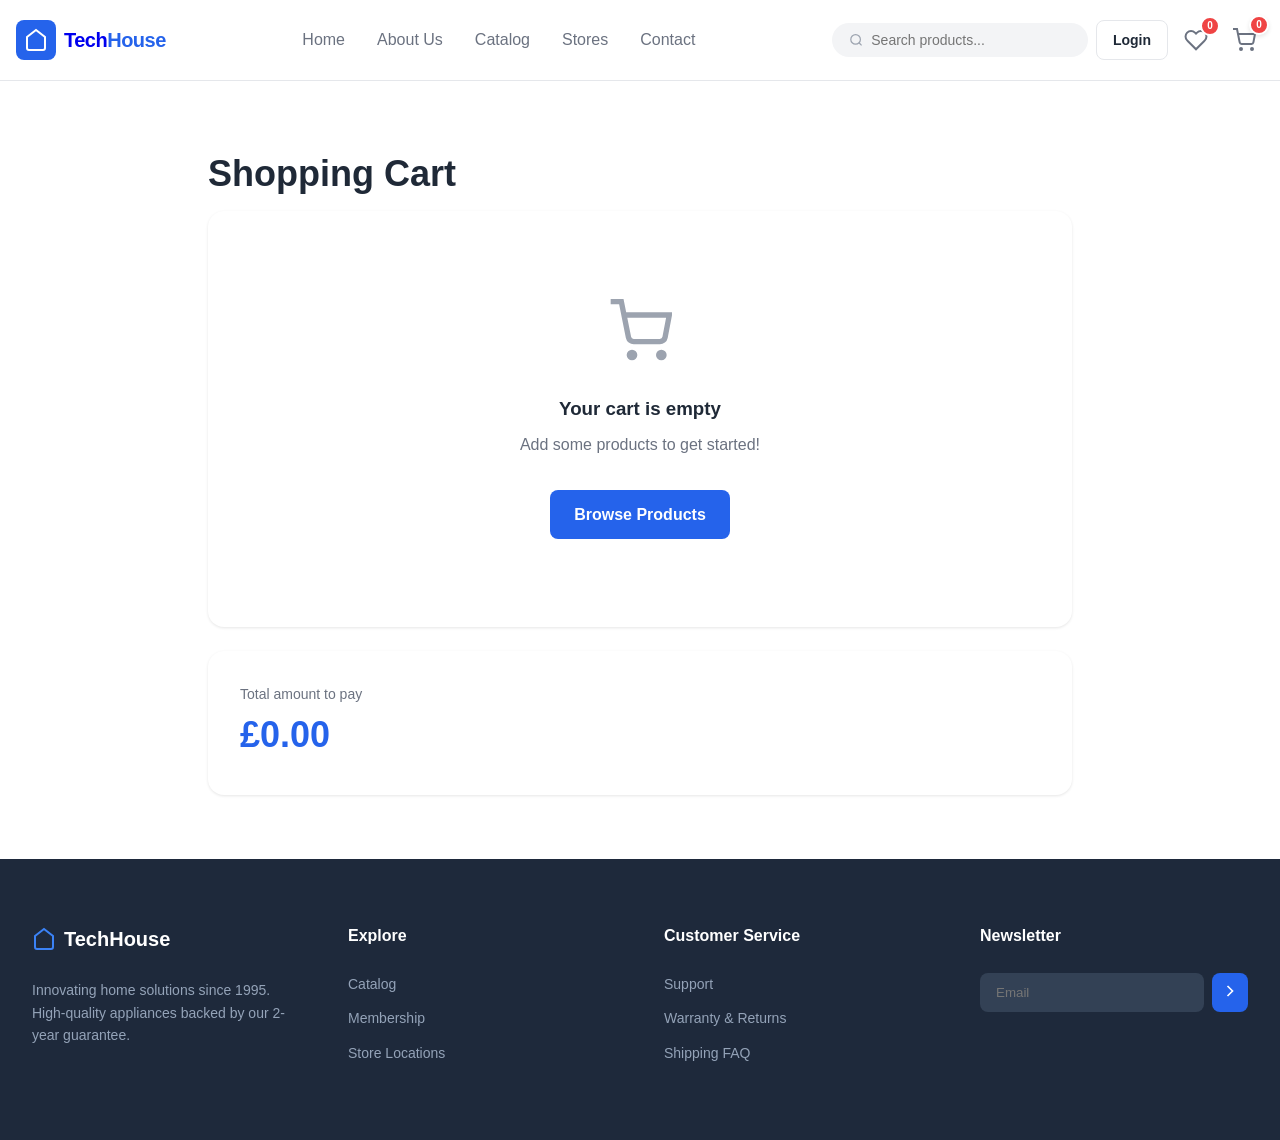
<file: techhouse/basket.html>
<!DOCTYPE html>
<html lang="en">
<head>
    <meta charset="UTF-8">
    <meta name="viewport" content="width=device-width, initial-scale=1.0">
    <title>Shopping Cart - TechHouse</title>
    <link rel="stylesheet" href="styles.css">
    <script src="script.js" defer></script>
</head>
<body>
    <!-- Header -->
    <header class="header">
        <div class="container header-content">
            <a href="index.html" class="logo">
                <div class="logo-icon">
                    <svg width="24" height="24" viewBox="0 0 24 24" fill="none" stroke="currentColor" stroke-width="2">
                        <path d="M3 9l9-7 9 7v11a2 2 0 0 1-2 2H5a2 2 0 0 1-2-2z"></path>
                    </svg>
                </div>
                <span class="logo-text">Tech<span class="logo-accent">House</span></span>
            </a>

            <nav class="nav desktop-nav" role="navigation" aria-label="Main navigation">
                <a href="index.html" class="nav-link">Home</a>
                <a href="index.html#about" class="nav-link">About Us</a>
                <a href="catalog.html" class="nav-link">Catalog</a>
                <a href="stores.html" class="nav-link">Stores</a>
                <a href="contact.html" class="nav-link">Contact</a>
            </nav>

            <div class="header-actions">
                <div class="search-box desktop-search">
                    <svg width="16" height="16" viewBox="0 0 24 24" fill="none" stroke="currentColor" stroke-width="2">
                        <circle cx="11" cy="11" r="8"></circle>
                        <path d="m21 21-4.35-4.35"></path>
                    </svg>
                    <input type="text" placeholder="Search products...">
                </div>
                <a href="login.html" id="login-btn" class="btn btn-secondary" style="padding: 0.5rem 1rem; font-size: 0.875rem; display: none;">Login</a>
                <a href="profile.html" id="profile-btn" class="btn btn-secondary" style="padding: 0.5rem 1rem; font-size: 0.875rem; display: none;">Profile</a>
                <a href="wishlist.html" class="wishlist-btn-header" aria-label="Wishlist, 0 items">
                    <svg width="24" height="24" viewBox="0 0 24 24" fill="none" stroke="currentColor" stroke-width="2" aria-hidden="true">
                        <path d="M20.84 4.61a5.5 5.5 0 0 0-7.78 0L12 5.67l-1.06-1.06a5.5 5.5 0 0 0-7.78 7.78l1.06 1.06L12 21.23l7.78-7.78 1.06-1.06a5.5 5.5 0 0 0 0-7.78z"></path>
                    </svg>
                    <span class="wishlist-count" aria-live="polite">0</span>
                </a>
                <a href="basket.html" class="cart-btn">
                    <svg width="24" height="24" viewBox="0 0 24 24" fill="none" stroke="currentColor" stroke-width="2">
                        <circle cx="9" cy="21" r="1"></circle>
                        <circle cx="20" cy="21" r="1"></circle>
                        <path d="M1 1h4l2.68 13.39a2 2 0 0 0 2 1.61h9.72a2 2 0 0 0 2-1.61L23 6H6"></path>
                    </svg>
                    <span class="cart-count">0</span>
                </a>
            </div>
        </div>
    </header>

    <!-- Main Content -->
    <main class="main-content">
        <section class="cart-section">
            <div class="container-small">
                <h1 class="page-title">Shopping Cart</h1>

                <!-- Cart Items -->
                <div class="cart-items" id="cart-items-container">
                    <!-- Cart items will be loaded dynamically -->
                </div>

                <!-- Cart Summary -->
                <div class="cart-summary" id="cart-summary">
                    <div class="cart-total-info">
                        <p>Total amount to pay</p>
                        <p class="cart-total-amount" id="cart-total-amount">£0.00</p>
                    </div>
                    <a href="checkout.html" class="btn btn-primary" id="checkout-btn" style="display: none;">Proceed to Checkout</a>
                </div>
            </div>
        </section>
    </main>

    <!-- Footer -->
    <footer class="footer">
        <div class="container footer-grid">
            <div class="footer-about">
                <div class="footer-logo">
                    <svg width="24" height="24" viewBox="0 0 24 24" fill="none" stroke="currentColor" stroke-width="2">
                        <path d="M3 9l9-7 9 7v11a2 2 0 0 1-2 2H5a2 2 0 0 1-2-2z"></path>
                    </svg>
                    <span>TechHouse</span>
                </div>
                <p>Innovating home solutions since 1995. High-quality appliances backed by our 2-year guarantee.</p>
            </div>
            <div class="footer-links">
                <h4>Explore</h4>
                <ul>
                    <li><a href="catalog.html">Catalog</a></li>
                    <li><a href="index.html#membership">Membership</a></li>
                    <li><a href="stores.html">Store Locations</a></li>
                </ul>
            </div>
            <div class="footer-links">
                <h4>Customer Service</h4>
                <ul>
                    <li><a href="contact.html">Support</a></li>
                    <li><a href="policies.html">Warranty & Returns</a></li>
                    <li><a href="faq.html">Shipping FAQ</a></li>
                </ul>
            </div>
            <div class="footer-newsletter">
                <h4>Newsletter</h4>
                <div class="newsletter-form">
                    <input type="email" placeholder="Email">
                    <button>
                        <svg width="20" height="20" viewBox="0 0 24 24" fill="none" stroke="currentColor" stroke-width="2">
                            <polyline points="9 18 15 12 9 6"></polyline>
                        </svg>
                    </button>
                </div>
            </div>
        </div>
    </footer>

    <script>
        // Bu script sahifa yuklanganda cart itemlarni ko'rsatadi
        document.addEventListener('DOMContentLoaded', function() {
            console.log('Basket page loaded, loading cart items...'); // Debug
            
            // Wait a bit for script.js to load
            setTimeout(function() {
                if (typeof loadCartItems === 'function') {
                    loadCartItems();
                } else {
                    console.error('loadCartItems function not found, trying manual load');
                    manualLoadCart();
                }
            }, 100);
        });
        
        // Fallback function agar script.js yuklamnasa
        function manualLoadCart() {
            console.log('Manual cart load started'); // Debug
            
            const cart = JSON.parse(localStorage.getItem('cart')) || [];
            const cartItemsContainer = document.getElementById('cart-items-container');
            const cartTotalAmount = document.getElementById('cart-total-amount');
            const checkoutBtn = document.getElementById('checkout-btn');
            
            console.log('Cart data:', cart); // Debug
            
            if (!cartItemsContainer) {
                console.error('Cart container not found!');
                return;
            }
            
            if (cart.length === 0) {
                cartItemsContainer.innerHTML = `
                    <div style="text-align: center; padding: 4rem 2rem;">
                        <svg width="64" height="64" viewBox="0 0 24 24" fill="none" stroke="#9ca3af" stroke-width="2" style="margin: 0 auto 1.5rem;">
                            <circle cx="9" cy="21" r="1"></circle>
                            <circle cx="20" cy="21" r="1"></circle>
                            <path d="M1 1h4l2.68 13.39a2 2 0 0 0 2 1.61h9.72a2 2 0 0 0 2-1.61L23 6H6"></path>
                        </svg>
                        <h3 style="font-weight: 700; margin-bottom: 0.5rem; color: #1f2937;">Your cart is empty</h3>
                        <p style="color: #6b7280; margin-bottom: 2rem;">Add some products to get started!</p>
                        <a href="catalog.html" class="btn btn-primary">Browse Products</a>
                    </div>
                `;
                if (cartTotalAmount) cartTotalAmount.textContent = '£0.00';
                if (checkoutBtn) checkoutBtn.style.display = 'none';
                return;
            }
            
            // Escape HTML to prevent XSS
            const escapeHtml = (text) => {
                if (!text) return '';
                const div = document.createElement('div');
                div.textContent = text;
                return div.innerHTML;
            };
            
            let total = 0;
            cartItemsContainer.innerHTML = cart.map((item) => {
                const price = item.numericPrice || parseFloat(item.price.replace(/[^0-9.]/g, '')) || 0;
                const itemTotal = price * item.quantity;
                total += itemTotal;
                
                const escapedId = escapeHtml(item.id);
                const escapedName = escapeHtml(item.name);
                const escapedPrice = escapeHtml(item.price);
                const escapedImage = escapeHtml(item.image || 'https://via.placeholder.com/100');
                const safeId = escapedId.replace(/'/g, "\\'");
                
                return `
                    <div class="cart-item" data-product-id="${escapedId}">
                        <img src="${escapedImage}" alt="${escapedName}" class="cart-item-image" onerror="this.src='https://via.placeholder.com/100'" style="width: 100px; height: 100px; object-fit: cover; border-radius: 0.5rem;">
                        <div class="cart-item-info" style="flex: 1; padding: 0 1rem;">
                            <h4 class="cart-item-name" style="font-weight: 600; margin-bottom: 0.25rem;">${escapedName}</h4>
                            <p class="cart-item-price" style="color: #6b7280; font-size: 0.875rem;">${escapedPrice} each</p>
                        </div>
                        <div class="quantity-controls" style="display: flex; align-items: center; gap: 0.5rem; background: #f3f4f6; padding: 0.5rem; border-radius: 0.5rem;">
                            <button class="quantity-btn" onclick="updateCartQuantity('${safeId}', -1)" style="background: white; border: 1px solid #d1d5db; border-radius: 0.25rem; padding: 0.25rem 0.5rem; cursor: pointer;">-</button>
                            <span class="quantity-value" style="min-width: 2rem; text-align: center; font-weight: 600;">${item.quantity}</span>
                            <button class="quantity-btn" onclick="updateCartQuantity('${safeId}', 1)" style="background: white; border: 1px solid #d1d5db; border-radius: 0.25rem; padding: 0.25rem 0.5rem; cursor: pointer;">+</button>
                        </div>
                        <div class="cart-item-total" style="font-weight: 700; font-size: 1.125rem; min-width: 5rem; text-align: right;">£${itemTotal.toFixed(2)}</div>
                        <button class="remove-item-btn" onclick="removeCartItem('${safeId}')" aria-label="Remove item" style="background: none; border: none; color: #ef4444; cursor: pointer; padding: 0.5rem; margin-left: 1rem;">
                            <svg width="20" height="20" viewBox="0 0 24 24" fill="none" stroke="currentColor" stroke-width="2">
                                <line x1="18" y1="6" x2="6" y2="18"></line>
                                <line x1="6" y1="6" x2="18" y2="18"></line>
                            </svg>
                        </button>
                    </div>
                `;
            }).join('');
            
            if (cartTotalAmount) cartTotalAmount.textContent = `£${total.toFixed(2)}`;
            if (checkoutBtn) checkoutBtn.style.display = cart.length > 0 ? 'inline-flex' : 'none';
            
            console.log('Cart loaded successfully, total:', total); // Debug
        }
        
        // Reload cart when storage changes (from another tab/page)
        window.addEventListener('storage', function(e) {
            if (e.key === 'cart') {
                console.log('Cart changed in another tab, reloading...');
                if (typeof loadCartItems === 'function') {
                    loadCartItems();
                } else {
                    manualLoadCart();
                }
            }
        });
    </script>
</body>
</html>
</file>
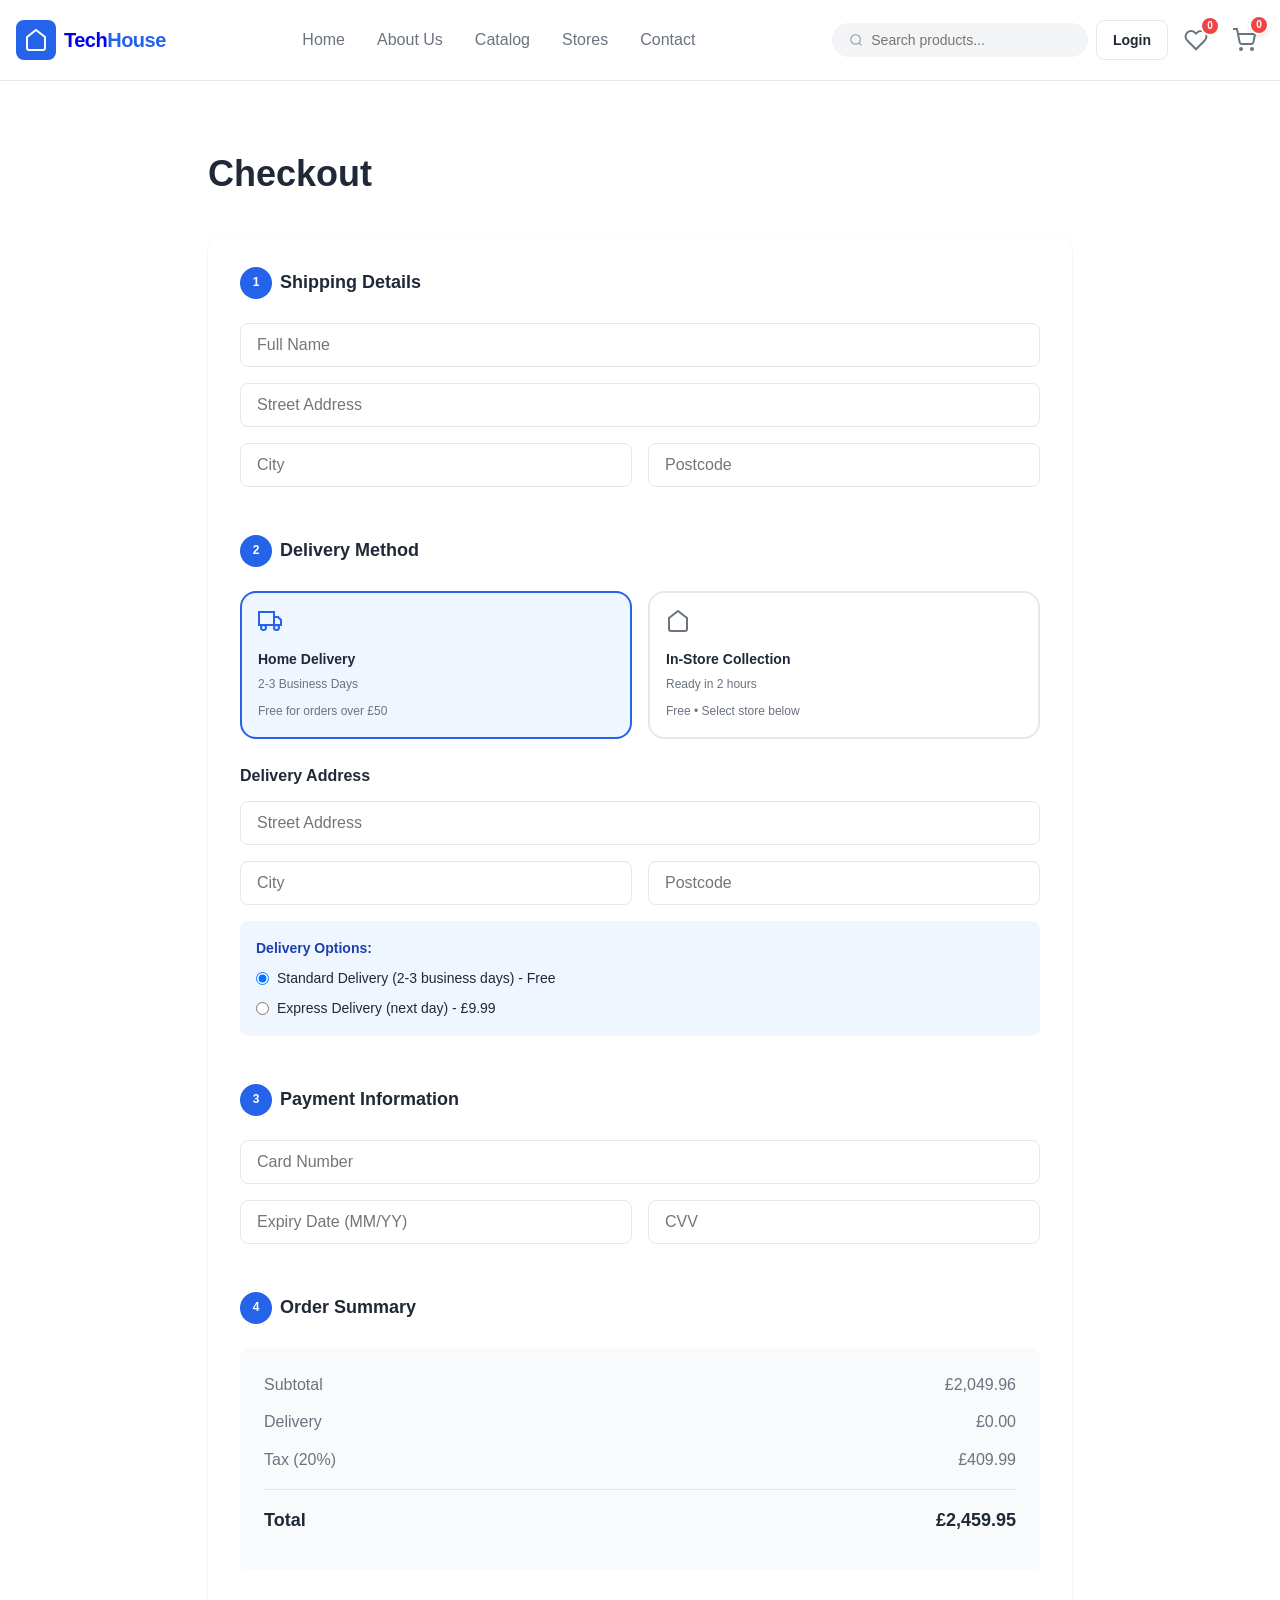
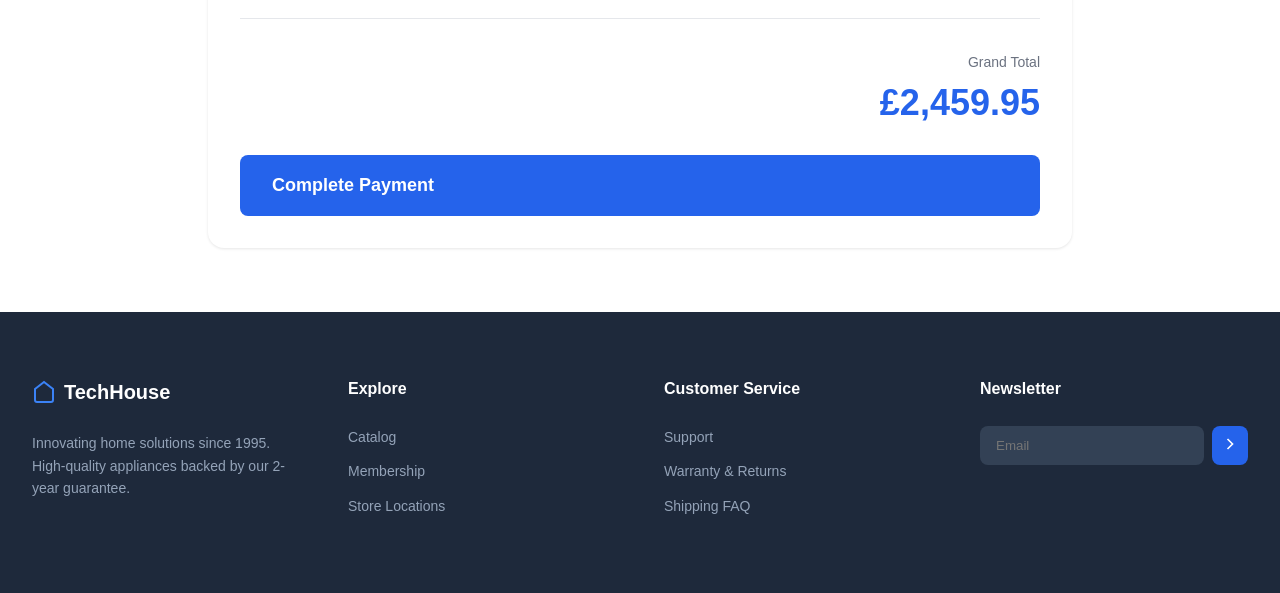
<file: techhouse/checkout.html>
<!DOCTYPE html>
<html lang="en">
<head>
    <meta charset="UTF-8">
    <meta name="viewport" content="width=device-width, initial-scale=1.0">
    <title>Checkout - TechHouse</title>
    <link rel="stylesheet" href="styles.css">
    <script src="script.js" defer></script>
</head>
<body>
    <!-- Header -->
    <header class="header">
        <div class="container header-content">
            <a href="index.html" class="logo">
                <div class="logo-icon">
                    <svg width="24" height="24" viewBox="0 0 24 24" fill="none" stroke="currentColor" stroke-width="2">
                        <path d="M3 9l9-7 9 7v11a2 2 0 0 1-2 2H5a2 2 0 0 1-2-2z"></path>
                    </svg>
                </div>
                <span class="logo-text">Tech<span class="logo-accent">House</span></span>
            </a>

            <nav class="nav desktop-nav" role="navigation" aria-label="Main navigation">
                <a href="index.html" class="nav-link">Home</a>
                <a href="index.html#about" class="nav-link">About Us</a>
                <a href="catalog.html" class="nav-link">Catalog</a>
                <a href="stores.html" class="nav-link">Stores</a>
                <a href="contact.html" class="nav-link">Contact</a>
            </nav>

            <div class="header-actions">
                <div class="search-box desktop-search">
                    <svg width="16" height="16" viewBox="0 0 24 24" fill="none" stroke="currentColor" stroke-width="2">
                        <circle cx="11" cy="11" r="8"></circle>
                        <path d="m21 21-4.35-4.35"></path>
                    </svg>
                    <input type="text" placeholder="Search products...">
                </div>
                <a href="login.html" id="login-btn" class="btn btn-secondary" style="padding: 0.5rem 1rem; font-size: 0.875rem; display: none;">Login</a>
                <a href="profile.html" id="profile-btn" class="btn btn-secondary" style="padding: 0.5rem 1rem; font-size: 0.875rem; display: none;">Profile</a>
                <a href="wishlist.html" class="wishlist-btn-header" aria-label="Wishlist, 0 items">
                    <svg width="24" height="24" viewBox="0 0 24 24" fill="none" stroke="currentColor" stroke-width="2" aria-hidden="true">
                        <path d="M20.84 4.61a5.5 5.5 0 0 0-7.78 0L12 5.67l-1.06-1.06a5.5 5.5 0 0 0-7.78 7.78l1.06 1.06L12 21.23l7.78-7.78 1.06-1.06a5.5 5.5 0 0 0 0-7.78z"></path>
                    </svg>
                    <span class="wishlist-count" aria-live="polite">0</span>
                </a>
                <a href="basket.html" class="cart-btn">
                    <svg width="24" height="24" viewBox="0 0 24 24" fill="none" stroke="currentColor" stroke-width="2">
                        <circle cx="9" cy="21" r="1"></circle>
                        <circle cx="20" cy="21" r="1"></circle>
                        <path d="M1 1h4l2.68 13.39a2 2 0 0 0 2 1.61h9.72a2 2 0 0 0 2-1.61L23 6H6"></path>
                    </svg>
                    <span class="cart-count">0</span>
                </a>
            </div>
        </div>
    </header>

    <!-- Main Content -->
    <main class="main-content">
        <section class="checkout-section">
            <div class="container-small">
                <h1 class="page-title">Checkout</h1>

                <div class="checkout-card">
                    <!-- Shipping Details -->
                    <div class="checkout-section-content">
                        <h3 class="checkout-title">
                            <span class="step-number">1</span> Shipping Details
                        </h3>
                        <div class="form-grid">
                            <input class="input input-full" placeholder="Full Name" type="text" required>
                            <input class="input input-full" placeholder="Street Address" type="text" required>
                            <input class="input" placeholder="City" type="text" required>
                            <input class="input" placeholder="Postcode" type="text" required>
                        </div>
                    </div>

                    <!-- Delivery Method -->
                    <div class="checkout-section-content">
                        <h3 class="checkout-title">
                            <span class="step-number">2</span> Delivery Method
                        </h3>
                        <div class="delivery-options">
                            <div class="delivery-option active" data-delivery="home">
                                <svg width="24" height="24" viewBox="0 0 24 24" fill="none" stroke="currentColor" stroke-width="2">
                                    <rect x="1" y="3" width="15" height="13"></rect>
                                    <polygon points="16 8 20 8 23 11 23 16 16 16 16 8"></polygon>
                                    <circle cx="5.5" cy="18.5" r="2.5"></circle>
                                    <circle cx="18.5" cy="18.5" r="2.5"></circle>
                                </svg>
                                <p class="delivery-title">Home Delivery</p>
                                <p class="delivery-time">2-3 Business Days</p>
                                <p style="font-size: 0.75rem; color: #6b7280; margin-top: 0.5rem;">Free for orders over £50</p>
                            </div>
                            <div class="delivery-option" data-delivery="store">
                                <svg width="24" height="24" viewBox="0 0 24 24" fill="none" stroke="currentColor" stroke-width="2">
                                    <path d="M3 9l9-7 9 7v11a2 2 0 0 1-2 2H5a2 2 0 0 1-2-2z"></path>
                                </svg>
                                <p class="delivery-title">In-Store Collection</p>
                                <p class="delivery-time">Ready in 2 hours</p>
                                <p style="font-size: 0.75rem; color: #6b7280; margin-top: 0.5rem;">Free • Select store below</p>
                            </div>
                        </div>
                        
                        <!-- Store Selection (shown when In-Store Collection is selected) -->
                        <div id="store-selection" style="display: none; margin-top: 1.5rem; padding: 1.5rem; background: #f9fafb; border-radius: 0.5rem;">
                            <label style="font-weight: 600; margin-bottom: 0.75rem; display: block;">Select Store Location</label>
                            <select class="input" id="store-location" style="width: 100%;">
                                <option value="">Choose a store...</option>
                                <option value="london">London - 123 Tech Lane, E1 4PX</option>
                                <option value="birmingham">Birmingham - 456 Appliance Avenue, B1 2AB</option>
                                <option value="manchester">Manchester - 789 Home Street, M1 3CD</option>
                                <option value="leeds">Leeds - 321 Electronics Road, LS1 4AB</option>
                                <option value="bristol">Bristol - 654 Tech Boulevard, BS1 5XY</option>
                            </select>
                            <p style="font-size: 0.875rem; color: #6b7280; margin-top: 0.75rem;">
                                <strong>Collection Hours:</strong> Mon-Sat: 9:00 AM - 8:00 PM, Sun: 10:00 AM - 6:00 PM<br>
                                You'll receive an email when your order is ready for pickup.
                            </p>
                        </div>

                        <!-- Delivery Address Details (shown when Home Delivery is selected) -->
                        <div id="delivery-details" style="margin-top: 1.5rem;">
                            <label style="font-weight: 600; margin-bottom: 0.75rem; display: block;">Delivery Address</label>
                            <div class="form-grid">
                                <input class="input input-full" placeholder="Street Address" type="text" id="delivery-address" required>
                                <input class="input" placeholder="City" type="text" id="delivery-city" required>
                                <input class="input" placeholder="Postcode" type="text" id="delivery-postcode" required>
                            </div>
                            <div style="margin-top: 1rem; padding: 1rem; background: #eff6ff; border-radius: 0.5rem;">
                                <p style="font-size: 0.875rem; color: #1e40af; margin-bottom: 0.5rem;">
                                    <strong>Delivery Options:</strong>
                                </p>
                                <label style="display: flex; align-items: center; gap: 0.5rem; cursor: pointer; margin-bottom: 0.5rem;">
                                    <input type="radio" name="delivery-speed" value="standard" checked>
                                    <span style="font-size: 0.875rem;">Standard Delivery (2-3 business days) - Free</span>
                                </label>
                                <label style="display: flex; align-items: center; gap: 0.5rem; cursor: pointer;">
                                    <input type="radio" name="delivery-speed" value="express">
                                    <span style="font-size: 0.875rem;">Express Delivery (next day) - £9.99</span>
                                </label>
                            </div>
                        </div>
                    </div>

                    <!-- Payment Method -->
                    <div class="checkout-section-content">
                        <h3 class="checkout-title">
                            <span class="step-number">3</span> Payment Information
                        </h3>
                        <div class="form-grid">
                            <input class="input input-full" placeholder="Card Number" type="text" required>
                            <input class="input" placeholder="Expiry Date (MM/YY)" type="text" required>
                            <input class="input" placeholder="CVV" type="text" required>
                        </div>
                    </div>

                    <!-- Order Summary -->
                    <div class="checkout-section-content">
                        <h3 class="checkout-title">
                            <span class="step-number">4</span> Order Summary
                        </h3>
                        <div class="order-summary">
                            <div class="order-summary-item">
                                <span>Subtotal</span>
                                <span>£2,049.96</span>
                            </div>
                            <div class="order-summary-item">
                                <span>Delivery</span>
                                <span>£0.00</span>
                            </div>
                            <div class="order-summary-item">
                                <span>Tax (20%)</span>
                                <span>£409.99</span>
                            </div>
                            <div class="order-summary-divider"></div>
                            <div class="order-summary-item order-total">
                                <span>Total</span>
                                <span>£2,459.95</span>
                            </div>
                        </div>
                    </div>

                    <!-- Checkout Button -->
                    <div class="checkout-total">
                        <div class="total-info">
                            <p class="total-label">Grand Total</p>
                            <p class="total-amount">£2,459.95</p>
                        </div>
                        <button class="btn btn-primary btn-full btn-large" onclick="completeOrder()">Complete Payment</button>
                    </div>
                </div>
            </div>
        </section>
    </main>

    <!-- Footer -->
    <footer class="footer">
        <div class="container footer-grid">
            <div class="footer-about">
                <div class="footer-logo">
                    <svg width="24" height="24" viewBox="0 0 24 24" fill="none" stroke="currentColor" stroke-width="2">
                        <path d="M3 9l9-7 9 7v11a2 2 0 0 1-2 2H5a2 2 0 0 1-2-2z"></path>
                    </svg>
                    <span>TechHouse</span>
                </div>
                <p>Innovating home solutions since 1995. High-quality appliances backed by our 2-year guarantee.</p>
            </div>
            <div class="footer-links">
                <h4>Explore</h4>
                <ul>
                    <li><a href="catalog.html">Catalog</a></li>
                    <li><a href="index.html#membership">Membership</a></li>
                    <li><a href="stores.html">Store Locations</a></li>
                </ul>
            </div>
            <div class="footer-links">
                <h4>Customer Service</h4>
                <ul>
                    <li><a href="contact.html">Support</a></li>
                    <li><a href="policies.html">Warranty & Returns</a></li>
                    <li><a href="faq.html">Shipping FAQ</a></li>
                </ul>
            </div>
            <div class="footer-newsletter">
                <h4>Newsletter</h4>
                <div class="newsletter-form">
                    <input type="email" placeholder="Email">
                    <button>
                        <svg width="20" height="20" viewBox="0 0 24 24" fill="none" stroke="currentColor" stroke-width="2">
                            <polyline points="9 18 15 12 9 6"></polyline>
                        </svg>
                    </button>
                </div>
            </div>
        </div>
    </footer>
</body>
</html>
</file>
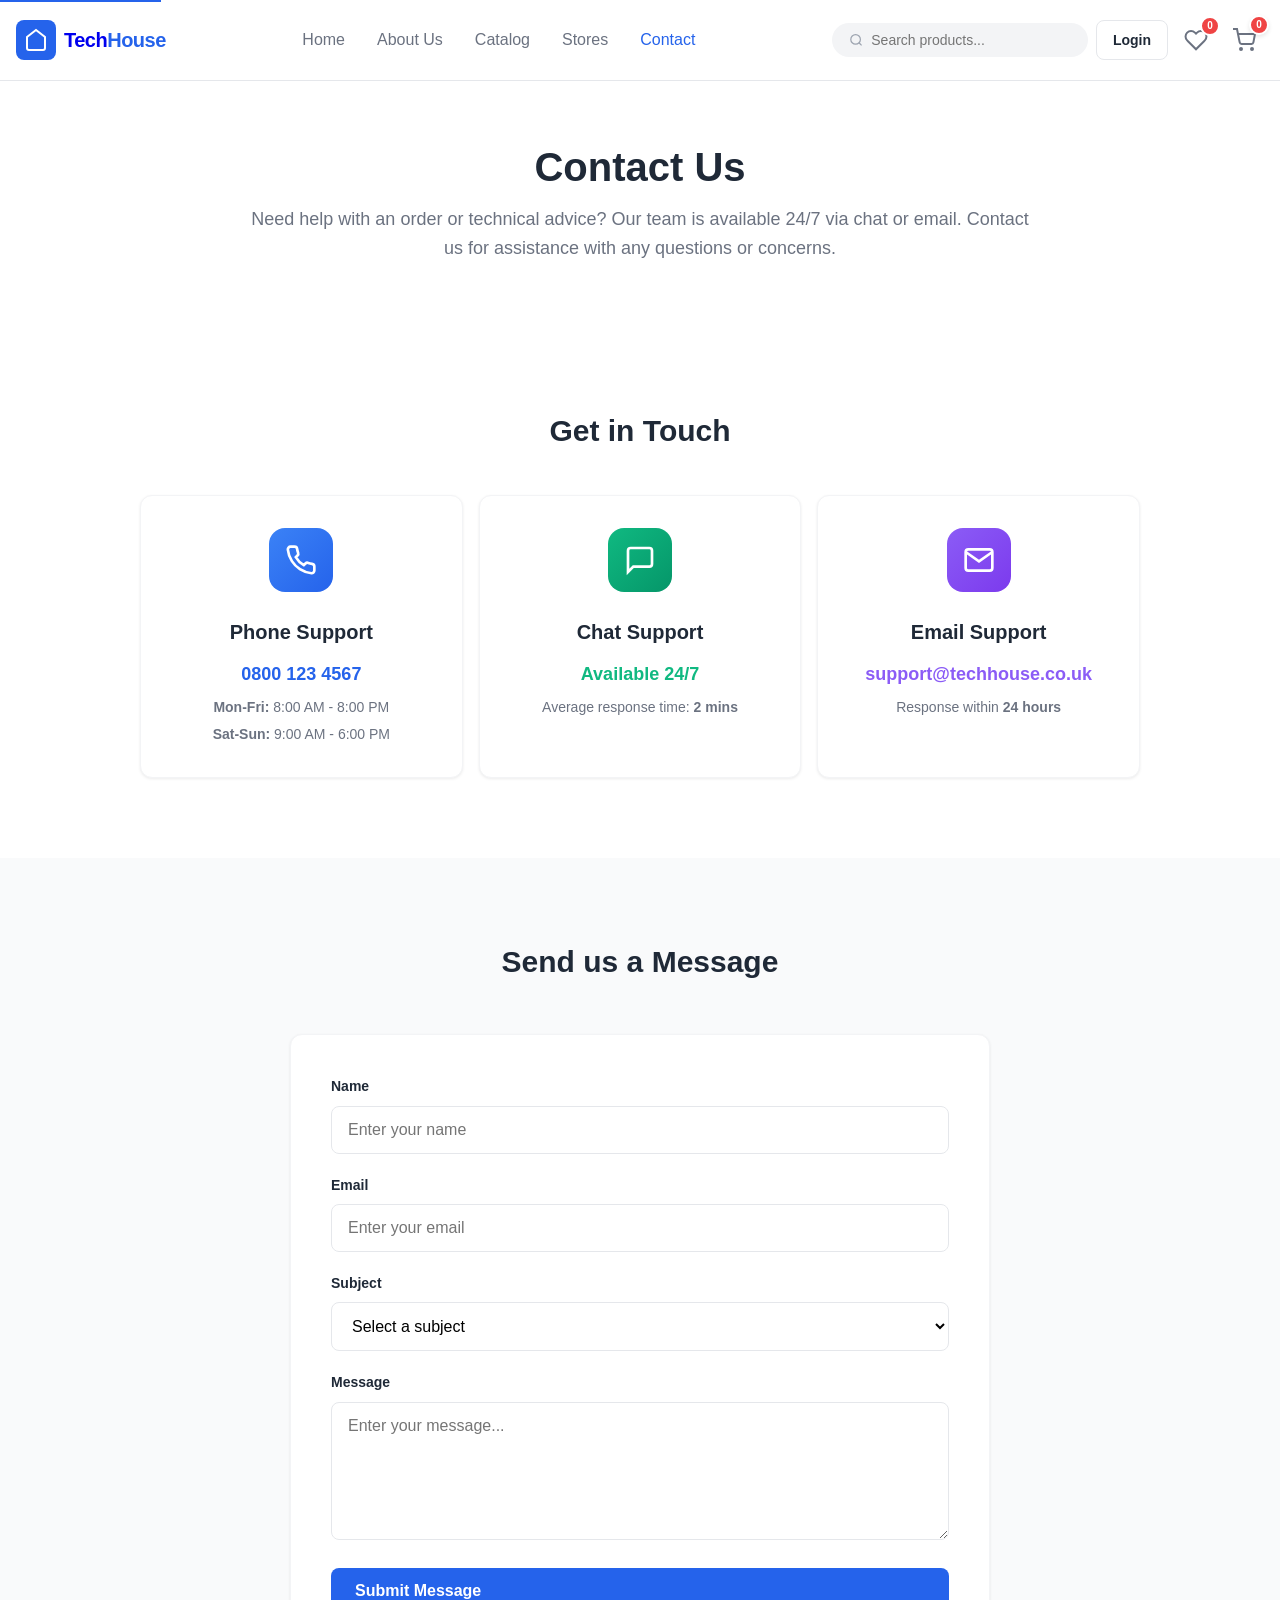
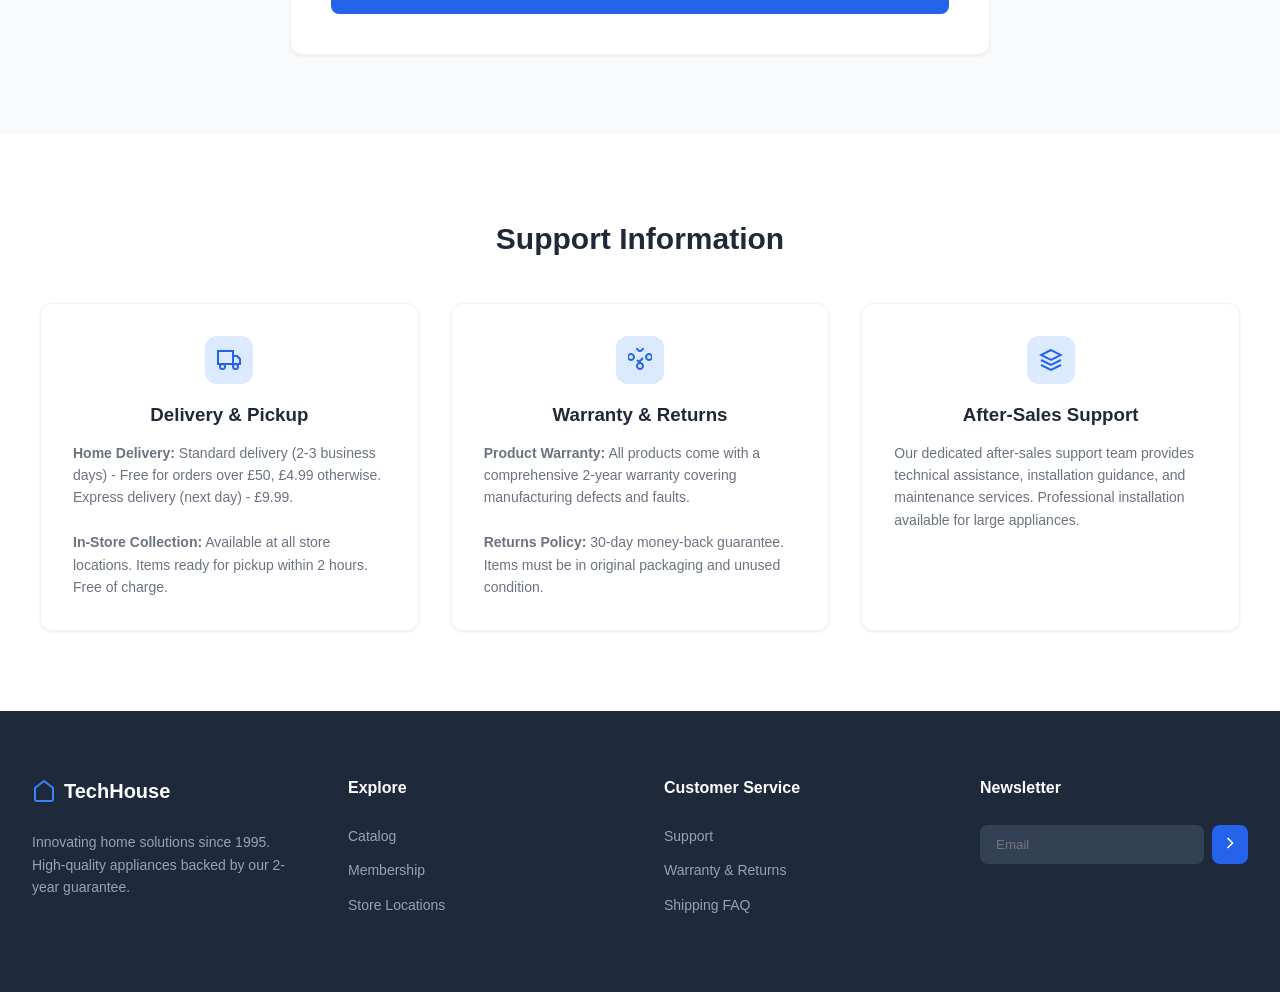
<file: techhouse/contact.html>
<!DOCTYPE html>
<html lang="en">
<head>
    <meta charset="UTF-8">
    <meta name="viewport" content="width=device-width, initial-scale=1.0">
    <title>Contact Us - TechHouse</title>
    <meta name="description" content="Contact Tech House support team. Get help with orders, technical advice, warranty information, and more. Available 24/7 via phone, chat, or email.">
    <link rel="stylesheet" href="styles.css">
    <script src="script.js" defer></script>
</head>
<body>
    <a href="#main-content" class="skip-link">Skip to main content</a>
    <!-- Header -->
    <header class="header">
        <div class="container header-content">
            <a href="index.html" class="logo">
                <div class="logo-icon">
                    <svg width="24" height="24" viewBox="0 0 24 24" fill="none" stroke="currentColor" stroke-width="2">
                        <path d="M3 9l9-7 9 7v11a2 2 0 0 1-2 2H5a2 2 0 0 1-2-2z"></path>
                    </svg>
                </div>
                <span class="logo-text">Tech<span class="logo-accent">House</span></span>
            </a>

            <nav class="nav desktop-nav" role="navigation" aria-label="Main navigation">
                <a href="index.html" class="nav-link">Home</a>
                <a href="index.html#about" class="nav-link">About Us</a>
                <a href="catalog.html" class="nav-link">Catalog</a>
                <a href="stores.html" class="nav-link">Stores</a>
                <a href="contact.html" class="nav-link active" aria-current="page">Contact</a>
            </nav>

            <div class="header-actions">
                <div class="search-box desktop-search" role="search">
                    <label for="search-input" class="sr-only">Search products</label>
                    <svg width="16" height="16" viewBox="0 0 24 24" fill="none" stroke="currentColor" stroke-width="2" aria-hidden="true">
                        <circle cx="11" cy="11" r="8"></circle>
                        <path d="m21 21-4.35-4.35"></path>
                    </svg>
                    <input type="text" id="search-input" placeholder="Search products..." aria-label="Search products">
                </div>
                <a href="login.html" id="login-btn" class="btn btn-secondary" style="padding: 0.5rem 1rem; font-size: 0.875rem; display: none;">Login</a>
                <a href="profile.html" id="profile-btn" class="btn btn-secondary" style="padding: 0.5rem 1rem; font-size: 0.875rem; display: none;">Profile</a>
                <a href="wishlist.html" class="wishlist-btn-header" aria-label="Wishlist, 0 items">
                    <svg width="24" height="24" viewBox="0 0 24 24" fill="none" stroke="currentColor" stroke-width="2" aria-hidden="true">
                        <path d="M20.84 4.61a5.5 5.5 0 0 0-7.78 0L12 5.67l-1.06-1.06a5.5 5.5 0 0 0-7.78 7.78l1.06 1.06L12 21.23l7.78-7.78 1.06-1.06a5.5 5.5 0 0 0 0-7.78z"></path>
                    </svg>
                    <span class="wishlist-count" aria-live="polite">0</span>
                </a>
                <a href="basket.html" class="cart-btn" aria-label="Shopping cart, 0 items">
                    <svg width="24" height="24" viewBox="0 0 24 24" fill="none" stroke="currentColor" stroke-width="2" aria-hidden="true">
                        <circle cx="9" cy="21" r="1"></circle>
                        <circle cx="20" cy="21" r="1"></circle>
                        <path d="M1 1h4l2.68 13.39a2 2 0 0 0 2 1.61h9.72a2 2 0 0 0 2-1.61L23 6H6"></path>
                    </svg>
                    <span class="cart-count" aria-live="polite">0</span>
                </a>
            </div>
        </div>
    </header>

    <!-- Main Content -->
    <main class="main-content" id="main-content">
        <!-- Hero Section -->
        <section class="hero" style="padding: 4rem 1rem;">
            <div class="container">
                <div style="text-align: center; max-width: 800px; margin: 0 auto;">
                    <h1 class="hero-title" style="font-size: 2.5rem; margin-bottom: 1rem;">Contact Us</h1>
                    <p class="hero-description" style="max-width: 100%; margin: 0 auto;">
                        Need help with an order or technical advice? Our team is available 24/7 via chat or email. Contact us for assistance with any questions or concerns.
                    </p>
                </div>
            </div>
        </section>

        <!-- Contact Methods Section -->
        <section class="featured">
            <div class="container">
                <h2 class="section-title" style="text-align: center;">Get in Touch</h2>
                <div class="contact-methods-grid" style="max-width: 1000px; margin: 0 auto;">
                    <div class="card" style="padding: 2rem; text-align: center;">
                        <div style="width: 64px; height: 64px; background: linear-gradient(135deg, #3b82f6 0%, #2563eb 100%); border-radius: 1rem; display: flex; align-items: center; justify-content: center; margin: 0 auto 1.5rem; color: white;">
                            <svg width="32" height="32" viewBox="0 0 24 24" fill="none" stroke="currentColor" stroke-width="2">
                                <path d="M22 16.92v3a2 2 0 0 1-2.18 2 19.79 19.79 0 0 1-8.63-3.07 19.5 19.5 0 0 1-6-6 19.79 19.79 0 0 1-3.07-8.67A2 2 0 0 1 4.11 2h3a2 2 0 0 1 2 1.72 12.84 12.84 0 0 0 .7 2.81 2 2 0 0 1-.45 2.11L8.09 9.91a16 16 0 0 0 6 6l1.27-1.27a2 2 0 0 1 2.11-.45 12.84 12.84 0 0 0 2.81.7A2 2 0 0 1 22 16.92z"></path>
                            </svg>
                        </div>
                        <h3 style="font-size: 1.25rem; font-weight: 700; margin-bottom: 0.75rem; color: #1f2937;">Phone Support</h3>
                        <p style="font-size: 1.125rem; font-weight: 600; color: #2563eb; margin-bottom: 0.5rem;">0800 123 4567</p>
                        <p style="font-size: 0.875rem; color: #6b7280; margin-bottom: 0.25rem;"><strong>Mon-Fri:</strong> 8:00 AM - 8:00 PM</p>
                        <p style="font-size: 0.875rem; color: #6b7280;"><strong>Sat-Sun:</strong> 9:00 AM - 6:00 PM</p>
                    </div>
                    <div class="card" style="padding: 2rem; text-align: center;">
                        <div style="width: 64px; height: 64px; background: linear-gradient(135deg, #10b981 0%, #059669 100%); border-radius: 1rem; display: flex; align-items: center; justify-content: center; margin: 0 auto 1.5rem; color: white;">
                            <svg width="32" height="32" viewBox="0 0 24 24" fill="none" stroke="currentColor" stroke-width="2">
                                <path d="M21 15a2 2 0 0 1-2 2H7l-4 4V5a2 2 0 0 1 2-2h14a2 2 0 0 1 2 2z"></path>
                            </svg>
                        </div>
                        <h3 style="font-size: 1.25rem; font-weight: 700; margin-bottom: 0.75rem; color: #1f2937;">Chat Support</h3>
                        <p style="font-size: 1.125rem; font-weight: 600; color: #10b981; margin-bottom: 0.5rem;">Available 24/7</p>
                        <p style="font-size: 0.875rem; color: #6b7280;">Average response time: <strong>2 mins</strong></p>
                    </div>
                    <div class="card" style="padding: 2rem; text-align: center;">
                        <div style="width: 64px; height: 64px; background: linear-gradient(135deg, #8b5cf6 0%, #7c3aed 100%); border-radius: 1rem; display: flex; align-items: center; justify-content: center; margin: 0 auto 1.5rem; color: white;">
                            <svg width="32" height="32" viewBox="0 0 24 24" fill="none" stroke="currentColor" stroke-width="2">
                                <path d="M4 4h16c1.1 0 2 .9 2 2v12c0 1.1-.9 2-2 2H4c-1.1 0-2-.9-2-2V6c0-1.1.9-2 2-2z"></path>
                                <polyline points="22,6 12,13 2,6"></polyline>
                            </svg>
                        </div>
                        <h3 style="font-size: 1.25rem; font-weight: 700; margin-bottom: 0.75rem; color: #1f2937;">Email Support</h3>
                        <p style="font-size: 1.125rem; font-weight: 600; color: #8b5cf6; margin-bottom: 0.5rem;">support@techhouse.co.uk</p>
                        <p style="font-size: 0.875rem; color: #6b7280;">Response within <strong>24 hours</strong></p>
                    </div>
                </div>
            </div>
        </section>

        <!-- Contact Form Section -->
        <section class="featured" style="background: #f9fafb;">
            <div class="container">
                <div style="max-width: 700px; margin: 0 auto;">
                    <h2 class="section-title" style="text-align: center; margin-bottom: 3rem;">Send us a Message</h2>
                    <div class="card" style="padding: 2.5rem;">
                        <form aria-label="Contact form" style="display: flex; flex-direction: column; gap: 1.25rem;">
                            <div class="form-row" style="display: grid; grid-template-columns: 1fr; gap: 1.25rem;">
                                <div style="display: flex; flex-direction: column; gap: 0.5rem;">
                                    <label for="contact-name" style="font-weight: 600; color: #1f2937; font-size: 0.875rem;">Name</label>
                                    <input type="text" id="contact-name" placeholder="Enter your name" class="input" required aria-required="true" style="width: 100%; padding: 0.875rem 1rem; border: 1px solid #e5e7eb; border-radius: 0.5rem; font-size: 1rem; transition: border-color 0.2s;">
                                </div>
                                <div style="display: flex; flex-direction: column; gap: 0.5rem;">
                                    <label for="contact-email" style="font-weight: 600; color: #1f2937; font-size: 0.875rem;">Email</label>
                                    <input type="email" id="contact-email" placeholder="Enter your email" class="input" required aria-required="true" style="width: 100%; padding: 0.875rem 1rem; border: 1px solid #e5e7eb; border-radius: 0.5rem; font-size: 1rem; transition: border-color 0.2s;">
                                </div>
                            </div>
                            <div style="display: flex; flex-direction: column; gap: 0.5rem;">
                                <label for="contact-subject" style="font-weight: 600; color: #1f2937; font-size: 0.875rem;">Subject</label>
                                <select id="contact-subject" class="input" required aria-required="true" style="width: 100%; padding: 0.875rem 1rem; border: 1px solid #e5e7eb; border-radius: 0.5rem; font-size: 1rem; transition: border-color 0.2s; background: white; cursor: pointer;">
                                    <option value="">Select a subject</option>
                                    <option value="product">Product Enquiry</option>
                                    <option value="technical">Technical Support</option>
                                    <option value="order">Order Status</option>
                                    <option value="warranty">Warranty & Returns</option>
                                    <option value="other">Other</option>
                                </select>
                            </div>
                            <div style="display: flex; flex-direction: column; gap: 0.5rem;">
                                <label for="contact-message" style="font-weight: 600; color: #1f2937; font-size: 0.875rem;">Message</label>
                                <textarea id="contact-message" placeholder="Enter your message..." rows="6" class="input" required aria-required="true" style="width: 100%; padding: 0.875rem 1rem; border: 1px solid #e5e7eb; border-radius: 0.5rem; font-size: 1rem; transition: border-color 0.2s; resize: vertical; font-family: inherit; min-height: 120px;"></textarea>
                            </div>
                            <button type="submit" class="btn btn-primary btn-full" style="margin-top: 0.5rem; padding: 0.875rem 1.5rem; font-size: 1rem;">Submit Message</button>
                        </form>
                    </div>
                </div>
            </div>
        </section>

        <!-- Support Information Section -->
        <section class="featured">
            <div class="container">
                <h2 class="section-title" style="text-align: center;">Support Information</h2>
                <div style="display: grid; grid-template-columns: repeat(auto-fit, minmax(300px, 1fr)); gap: 2rem; max-width: 1200px; margin: 0 auto;">
                    <div class="card" style="padding: 2rem; text-align: center;">
                        <div style="width: 48px; height: 48px; background: #dbeafe; border-radius: 0.75rem; display: flex; align-items: center; justify-content: center; margin: 0 auto 1rem; color: #2563eb;">
                            <svg width="24" height="24" viewBox="0 0 24 24" fill="none" stroke="currentColor" stroke-width="2">
                                <rect x="1" y="3" width="15" height="13"></rect>
                                <polygon points="16 8 20 8 23 11 23 16 16 16 16 8"></polygon>
                                <circle cx="5.5" cy="18.5" r="2.5"></circle>
                                <circle cx="18.5" cy="18.5" r="2.5"></circle>
                            </svg>
                        </div>
                        <h3 style="font-weight: 700; margin-bottom: 0.75rem; color: #1f2937;">Delivery & Pickup</h3>
                        <p style="color: #6b7280; font-size: 0.875rem; line-height: 1.6; text-align: left;">
                            <strong>Home Delivery:</strong> Standard delivery (2-3 business days) - Free for orders over £50, £4.99 otherwise. Express delivery (next day) - £9.99.<br><br>
                            <strong>In-Store Collection:</strong> Available at all store locations. Items ready for pickup within 2 hours. Free of charge.
                        </p>
                    </div>
                    <div class="card" style="padding: 2rem; text-align: center;">
                        <div style="width: 48px; height: 48px; background: #dbeafe; border-radius: 0.75rem; display: flex; align-items: center; justify-content: center; margin: 0 auto 1rem; color: #2563eb;">
                            <svg width="24" height="24" viewBox="0 0 24 24" fill="none" stroke="currentColor" stroke-width="2">
                                <path d="M9 12l2 2 4-4"></path>
                                <path d="M21 12c-1 0-3-1-3-3s2-3 3-3 3 1 3 3-2 3-3 3"></path>
                                <path d="M3 12c1 0 3-1 3-3s-2-3-3-3-3 1-3 3 2 3 3 3"></path>
                                <path d="M12 21c-1 0-3-1-3-3s2-3 3-3 3 1 3 3-2 3-3 3"></path>
                                <path d="M12 3c-1 0-3-1-3-3s2-3 3-3 3 1 3 3-2 3-3 3"></path>
                            </svg>
                        </div>
                        <h3 style="font-weight: 700; margin-bottom: 0.75rem; color: #1f2937;">Warranty & Returns</h3>
                        <p style="color: #6b7280; font-size: 0.875rem; line-height: 1.6; text-align: left;">
                            <strong>Product Warranty:</strong> All products come with a comprehensive 2-year warranty covering manufacturing defects and faults.<br><br>
                            <strong>Returns Policy:</strong> 30-day money-back guarantee. Items must be in original packaging and unused condition.
                        </p>
                    </div>
                    <div class="card" style="padding: 2rem; text-align: center;">
                        <div style="width: 48px; height: 48px; background: #dbeafe; border-radius: 0.75rem; display: flex; align-items: center; justify-content: center; margin: 0 auto 1rem; color: #2563eb;">
                            <svg width="24" height="24" viewBox="0 0 24 24" fill="none" stroke="currentColor" stroke-width="2">
                                <path d="M12 2L2 7l10 5 10-5-10-5z"></path>
                                <path d="M2 17l10 5 10-5"></path>
                                <path d="M2 12l10 5 10-5"></path>
                            </svg>
                        </div>
                        <h3 style="font-weight: 700; margin-bottom: 0.75rem; color: #1f2937;">After-Sales Support</h3>
                        <p style="color: #6b7280; font-size: 0.875rem; line-height: 1.6; text-align: left;">
                            Our dedicated after-sales support team provides technical assistance, installation guidance, and maintenance services. Professional installation available for large appliances.
                        </p>
                    </div>
                </div>
            </div>
        </section>
    </main>

    <!-- Footer -->
    <footer class="footer">
        <div class="container footer-grid">
            <div class="footer-about">
                <div class="footer-logo">
                    <svg width="24" height="24" viewBox="0 0 24 24" fill="none" stroke="currentColor" stroke-width="2">
                        <path d="M3 9l9-7 9 7v11a2 2 0 0 1-2 2H5a2 2 0 0 1-2-2z"></path>
                    </svg>
                    <span>TechHouse</span>
                </div>
                <p>Innovating home solutions since 1995. High-quality appliances backed by our 2-year guarantee.</p>
            </div>
            <div class="footer-links">
                <h4>Explore</h4>
                <ul>
                    <li><a href="catalog.html">Catalog</a></li>
                    <li><a href="index.html#membership">Membership</a></li>
                    <li><a href="stores.html">Store Locations</a></li>
                </ul>
            </div>
            <div class="footer-links">
                <h4>Customer Service</h4>
                <ul>
                    <li><a href="contact.html">Support</a></li>
                    <li><a href="policies.html">Warranty & Returns</a></li>
                    <li><a href="faq.html">Shipping FAQ</a></li>
                </ul>
            </div>
            <div class="footer-newsletter">
                <h4>Newsletter</h4>
                <div class="newsletter-form">
                    <input type="email" placeholder="Email">
                    <button>
                        <svg width="20" height="20" viewBox="0 0 24 24" fill="none" stroke="currentColor" stroke-width="2">
                            <polyline points="9 18 15 12 9 6"></polyline>
                        </svg>
                    </button>
                </div>
            </div>
        </div>
    </footer>
</body>
</html>
</file>
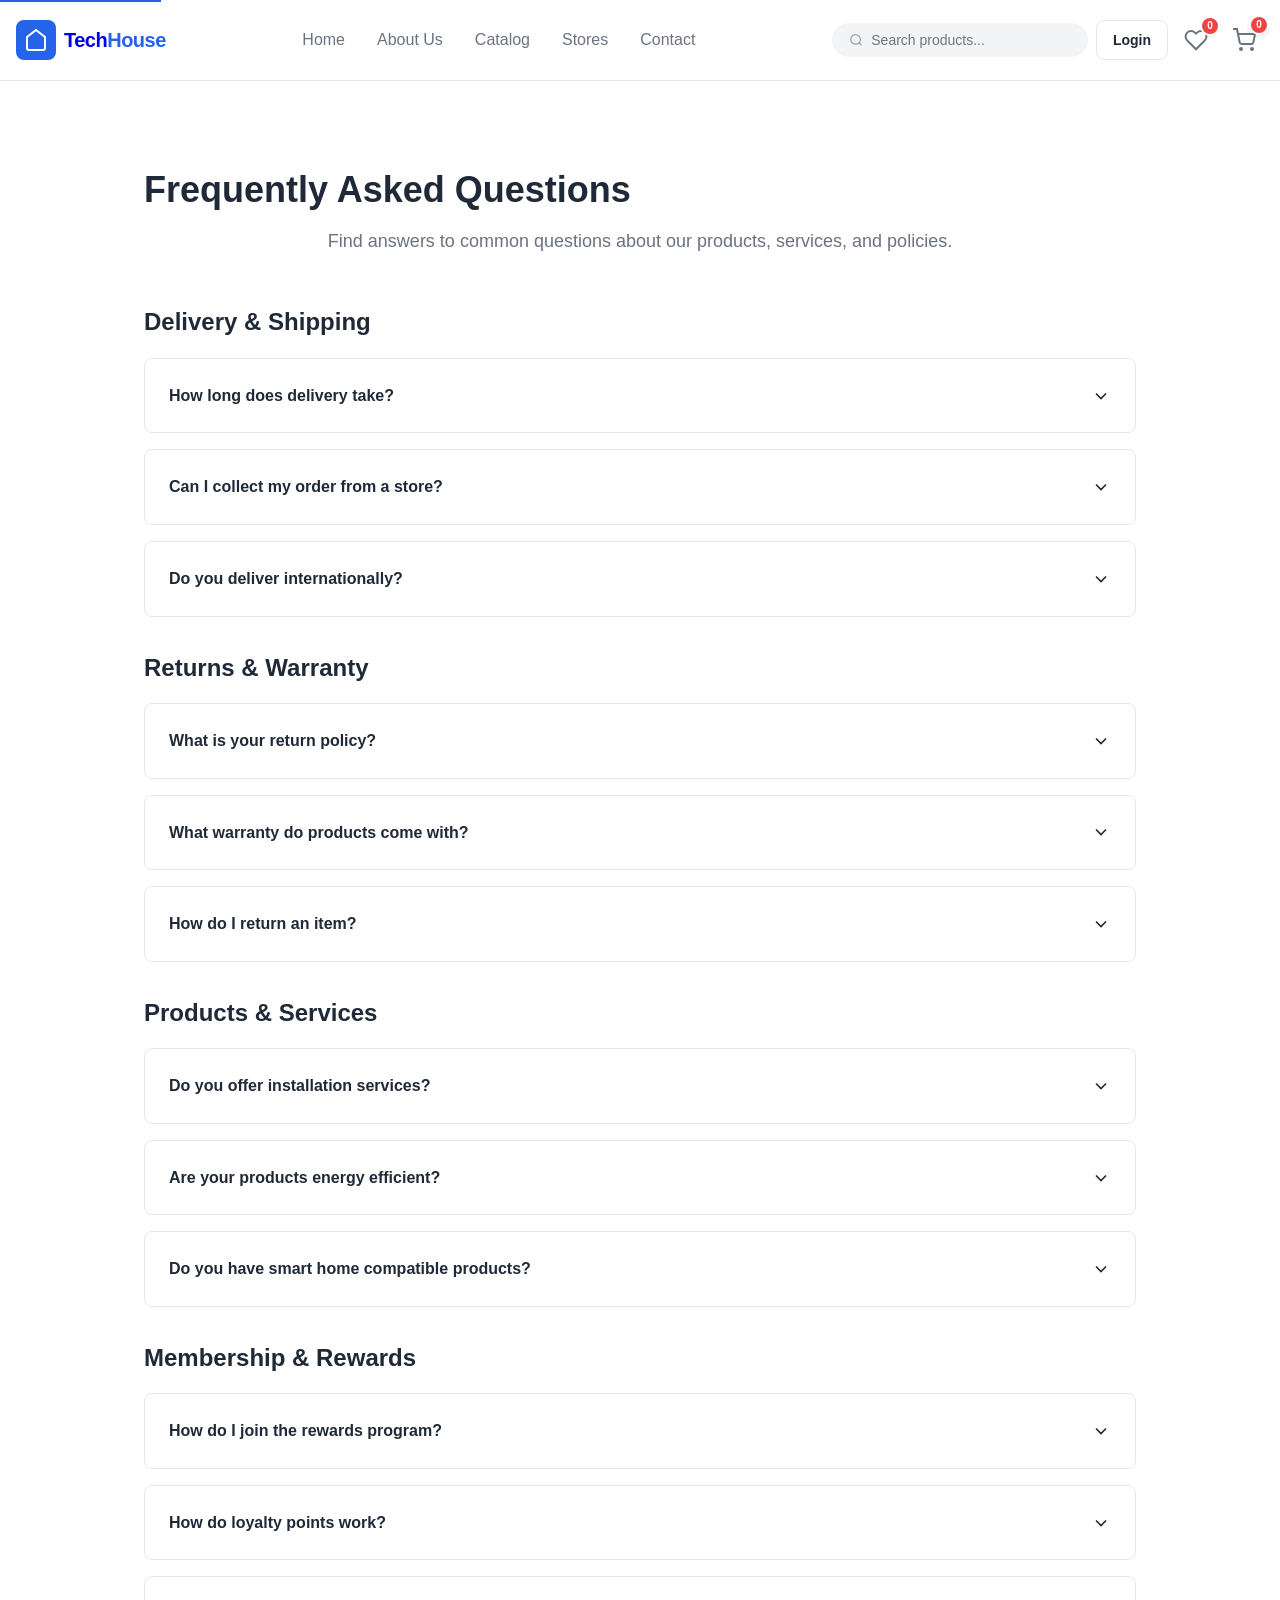
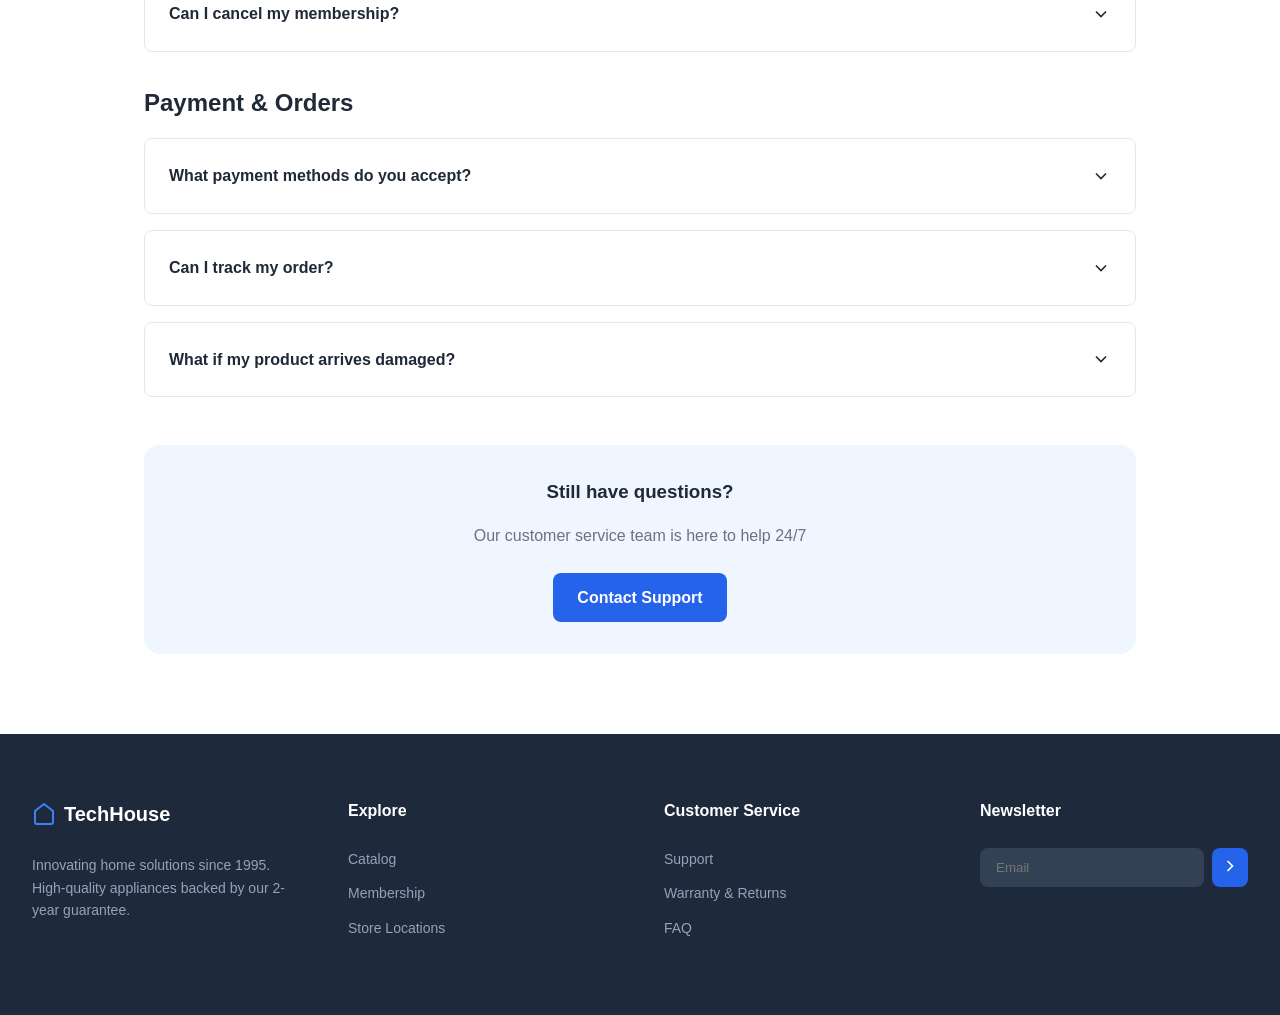
<file: techhouse/faq.html>
<!DOCTYPE html>
<html lang="en">
<head>
    <meta charset="UTF-8">
    <meta name="viewport" content="width=device-width, initial-scale=1.0">
    <title>FAQ - TechHouse</title>
    <link rel="stylesheet" href="styles.css">
    <script src="script.js" defer></script>
</head>
<body>
    <a href="#main-content" class="skip-link">Skip to main content</a>
    <!-- Header -->
    <header class="header">
        <div class="container header-content">
            <a href="index.html" class="logo">
                <div class="logo-icon">
                    <svg width="24" height="24" viewBox="0 0 24 24" fill="none" stroke="currentColor" stroke-width="2">
                        <path d="M3 9l9-7 9 7v11a2 2 0 0 1-2 2H5a2 2 0 0 1-2-2z"></path>
                    </svg>
                </div>
                <span class="logo-text">Tech<span class="logo-accent">House</span></span>
            </a>

            <nav class="nav desktop-nav" role="navigation" aria-label="Main navigation">
                <a href="index.html" class="nav-link">Home</a>
                <a href="index.html#about" class="nav-link">About Us</a>
                <a href="catalog.html" class="nav-link">Catalog</a>
                <a href="stores.html" class="nav-link">Stores</a>
                <a href="contact.html" class="nav-link">Contact</a>
            </nav>

            <div class="header-actions">
                <div class="search-box desktop-search" role="search">
                    <label for="search-input" class="sr-only">Search products</label>
                    <svg width="16" height="16" viewBox="0 0 24 24" fill="none" stroke="currentColor" stroke-width="2" aria-hidden="true">
                        <circle cx="11" cy="11" r="8"></circle>
                        <path d="m21 21-4.35-4.35"></path>
                    </svg>
                    <input type="text" id="search-input" placeholder="Search products..." aria-label="Search products">
                </div>
                <a href="login.html" id="login-btn" class="btn btn-secondary" style="padding: 0.5rem 1rem; font-size: 0.875rem; display: none;">Login</a>
                <a href="profile.html" id="profile-btn" class="btn btn-secondary" style="padding: 0.5rem 1rem; font-size: 0.875rem; display: none;">Profile</a>
                <a href="wishlist.html" class="wishlist-btn-header" aria-label="Wishlist, 0 items">
                    <svg width="24" height="24" viewBox="0 0 24 24" fill="none" stroke="currentColor" stroke-width="2" aria-hidden="true">
                        <path d="M20.84 4.61a5.5 5.5 0 0 0-7.78 0L12 5.67l-1.06-1.06a5.5 5.5 0 0 0-7.78 7.78l1.06 1.06L12 21.23l7.78-7.78 1.06-1.06a5.5 5.5 0 0 0 0-7.78z"></path>
                    </svg>
                    <span class="wishlist-count" aria-live="polite">0</span>
                </a>
                <a href="basket.html" class="cart-btn" aria-label="Shopping cart">
                    <svg width="24" height="24" viewBox="0 0 24 24" fill="none" stroke="currentColor" stroke-width="2" aria-hidden="true">
                        <circle cx="9" cy="21" r="1"></circle>
                        <circle cx="20" cy="21" r="1"></circle>
                        <path d="M1 1h4l2.68 13.39a2 2 0 0 0 2 1.61h9.72a2 2 0 0 0 2-1.61L23 6H6"></path>
                    </svg>
                    <span class="cart-count" aria-live="polite">0</span>
                </a>
            </div>
        </div>
    </header>

    <!-- Main Content -->
    <main class="main-content" id="main-content">
        <section class="contact-section">
            <div class="container-medium">
                <h1 class="page-title">Frequently Asked Questions</h1>
                <p class="contact-description" style="text-align: center; margin-bottom: 3rem;">
                    Find answers to common questions about our products, services, and policies.
                </p>

                <div class="faq-container">
                    <!-- Delivery & Shipping -->
                    <h3 style="font-size: 1.5rem; font-weight: 700; margin: 2rem 0 1rem;">Delivery & Shipping</h3>
                    
                    <div class="faq-item">
                        <div class="faq-question">
                            <span>How long does delivery take?</span>
                            <svg width="20" height="20" viewBox="0 0 24 24" fill="none" stroke="currentColor" stroke-width="2">
                                <polyline points="6 9 12 15 18 9"></polyline>
                            </svg>
                        </div>
                        <div class="faq-answer">
                            <p>Standard delivery takes 2-3 business days for orders over £50 (free) or £4.99 for smaller orders. Express next-day delivery is available for £9.99. Gold members receive free delivery on all orders.</p>
                        </div>
                    </div>

                    <div class="faq-item">
                        <div class="faq-question">
                            <span>Can I collect my order from a store?</span>
                            <svg width="20" height="20" viewBox="0 0 24 24" fill="none" stroke="currentColor" stroke-width="2">
                                <polyline points="6 9 12 15 18 9"></polyline>
                            </svg>
                        </div>
                        <div class="faq-answer">
                            <p>Yes! You can choose in-store collection at checkout. Items are typically ready for pickup within 2 hours of order confirmation. Collection is free of charge at any of our 5 store locations.</p>
                        </div>
                    </div>

                    <div class="faq-item">
                        <div class="faq-question">
                            <span>Do you deliver internationally?</span>
                            <svg width="20" height="20" viewBox="0 0 24 24" fill="none" stroke="currentColor" stroke-width="2">
                                <polyline points="6 9 12 15 18 9"></polyline>
                            </svg>
                        </div>
                        <div class="faq-answer">
                            <p>Currently, we deliver within the United Kingdom only. We're working on expanding our delivery network to other countries in the future.</p>
                        </div>
                    </div>

                    <!-- Returns & Warranty -->
                    <h3 style="font-size: 1.5rem; font-weight: 700; margin: 2rem 0 1rem;">Returns & Warranty</h3>
                    
                    <div class="faq-item">
                        <div class="faq-question">
                            <span>What is your return policy?</span>
                            <svg width="20" height="20" viewBox="0 0 24 24" fill="none" stroke="currentColor" stroke-width="2">
                                <polyline points="6 9 12 15 18 9"></polyline>
                            </svg>
                        </div>
                        <div class="faq-answer">
                            <p>We offer a 30-day money-back guarantee. Items must be in original packaging and unused condition. Bronze members get 30-day returns, Silver members get 45 days, and Gold members get 60 days.</p>
                        </div>
                    </div>

                    <div class="faq-item">
                        <div class="faq-question">
                            <span>What warranty do products come with?</span>
                            <svg width="20" height="20" viewBox="0 0 24 24" fill="none" stroke="currentColor" stroke-width="2">
                                <polyline points="6 9 12 15 18 9"></polyline>
                            </svg>
                        </div>
                        <div class="faq-answer">
                            <p>All products come with a comprehensive 2-year warranty covering manufacturing defects and faults. Gold and Platinum members can extend their warranty for free or at discounted rates.</p>
                        </div>
                    </div>

                    <div class="faq-item">
                        <div class="faq-question">
                            <span>How do I return an item?</span>
                            <svg width="20" height="20" viewBox="0 0 24 24" fill="none" stroke="currentColor" stroke-width="2">
                                <polyline points="6 9 12 15 18 9"></polyline>
                            </svg>
                        </div>
                        <div class="faq-answer">
                            <p>You can initiate a return through your account profile, contact our customer service team, or visit any of our stores. We'll provide a prepaid return label for your convenience.</p>
                        </div>
                    </div>

                    <!-- Products & Services -->
                    <h3 style="font-size: 1.5rem; font-weight: 700; margin: 2rem 0 1rem;">Products & Services</h3>
                    
                    <div class="faq-item">
                        <div class="faq-question">
                            <span>Do you offer installation services?</span>
                            <svg width="20" height="20" viewBox="0 0 24 24" fill="none" stroke="currentColor" stroke-width="2">
                                <polyline points="6 9 12 15 18 9"></polyline>
                            </svg>
                        </div>
                        <div class="faq-answer">
                            <p>Yes! We offer professional installation services for large appliances. Silver members receive free installation, while standard installation fees apply for other customers. Contact us for a quote.</p>
                        </div>
                    </div>

                    <div class="faq-item">
                        <div class="faq-question">
                            <span>Are your products energy efficient?</span>
                            <svg width="20" height="20" viewBox="0 0 24 24" fill="none" stroke="currentColor" stroke-width="2">
                                <polyline points="6 9 12 15 18 9"></polyline>
                            </svg>
                        </div>
                        <div class="faq-answer">
                            <p>Absolutely! We prioritize energy-efficient products. Most of our appliances have A+++ energy ratings, helping you save on utility bills while reducing your carbon footprint.</p>
                        </div>
                    </div>

                    <div class="faq-item">
                        <div class="faq-question">
                            <span>Do you have smart home compatible products?</span>
                            <svg width="20" height="20" viewBox="0 0 24 24" fill="none" stroke="currentColor" stroke-width="2">
                                <polyline points="6 9 12 15 18 9"></polyline>
                            </svg>
                        </div>
                        <div class="faq-answer">
                            <p>Yes! We have a wide range of smart home appliances that can be controlled via smartphone apps and voice assistants. Check our Smart Home category for all compatible products.</p>
                        </div>
                    </div>

                    <!-- Membership & Rewards -->
                    <h3 style="font-size: 1.5rem; font-weight: 700; margin: 2rem 0 1rem;">Membership & Rewards</h3>
                    
                    <div class="faq-item">
                        <div class="faq-question">
                            <span>How do I join the rewards program?</span>
                            <svg width="20" height="20" viewBox="0 0 24 24" fill="none" stroke="currentColor" stroke-width="2">
                                <polyline points="6 9 12 15 18 9"></polyline>
                            </svg>
                        </div>
                        <div class="faq-answer">
                            <p>You can join our Bronze membership for free by creating an account. Silver (£4.99/mo) and Gold (£9.99/mo) memberships offer additional benefits. Visit our Rewards page to learn more.</p>
                        </div>
                    </div>

                    <div class="faq-item">
                        <div class="faq-question">
                            <span>How do loyalty points work?</span>
                            <svg width="20" height="20" viewBox="0 0 24 24" fill="none" stroke="currentColor" stroke-width="2">
                                <polyline points="6 9 12 15 18 9"></polyline>
                            </svg>
                        </div>
                        <div class="faq-answer">
                            <p>You earn points on every purchase: Bronze members earn 1 point per £1, Silver members earn 1.5 points per £1, and Gold members earn 2 points per £1. Points can be redeemed for discounts on future purchases.</p>
                        </div>
                    </div>

                    <div class="faq-item">
                        <div class="faq-question">
                            <span>Can I cancel my membership?</span>
                            <svg width="20" height="20" viewBox="0 0 24 24" fill="none" stroke="currentColor" stroke-width="2">
                                <polyline points="6 9 12 15 18 9"></polyline>
                            </svg>
                        </div>
                        <div class="faq-answer">
                            <p>Yes, you can cancel your Silver or Gold membership at any time through your account settings. You'll retain access until the end of your current billing period.</p>
                        </div>
                    </div>

                    <!-- Payment & Orders -->
                    <h3 style="font-size: 1.5rem; font-weight: 700; margin: 2rem 0 1rem;">Payment & Orders</h3>
                    
                    <div class="faq-item">
                        <div class="faq-question">
                            <span>What payment methods do you accept?</span>
                            <svg width="20" height="20" viewBox="0 0 24 24" fill="none" stroke="currentColor" stroke-width="2">
                                <polyline points="6 9 12 15 18 9"></polyline>
                            </svg>
                        </div>
                        <div class="faq-answer">
                            <p>We accept all major credit and debit cards (Visa, Mastercard, American Express), PayPal, Apple Pay, and Google Pay. Business customers can arrange invoice payments.</p>
                        </div>
                    </div>

                    <div class="faq-item">
                        <div class="faq-question">
                            <span>Can I track my order?</span>
                            <svg width="20" height="20" viewBox="0 0 24 24" fill="none" stroke="currentColor" stroke-width="2">
                                <polyline points="6 9 12 15 18 9"></polyline>
                            </svg>
                        </div>
                        <div class="faq-answer">
                            <p>Yes! Once your order is confirmed, you'll receive a tracking number via email. You can track your order status in your account profile or by contacting customer service.</p>
                        </div>
                    </div>

                    <div class="faq-item">
                        <div class="faq-question">
                            <span>What if my product arrives damaged?</span>
                            <svg width="20" height="20" viewBox="0 0 24 24" fill="none" stroke="currentColor" stroke-width="2">
                                <polyline points="6 9 12 15 18 9"></polyline>
                            </svg>
                        </div>
                        <div class="faq-answer">
                            <p>If your product arrives damaged, please contact us immediately within 48 hours. We'll arrange a replacement or full refund at no cost to you. Take photos of the damage for our records.</p>
                        </div>
                    </div>
                </div>

                <div style="text-align: center; margin-top: 3rem; padding: 2rem; background: #eff6ff; border-radius: 1rem;">
                    <h3 style="font-weight: 700; margin-bottom: 1rem;">Still have questions?</h3>
                    <p style="color: #6b7280; margin-bottom: 1.5rem;">Our customer service team is here to help 24/7</p>
                    <a href="contact.html" class="btn btn-primary">Contact Support</a>
                </div>
            </div>
        </section>
    </main>

    <!-- Footer -->
    <footer class="footer">
        <div class="container footer-grid">
            <div class="footer-about">
                <div class="footer-logo">
                    <svg width="24" height="24" viewBox="0 0 24 24" fill="none" stroke="currentColor" stroke-width="2">
                        <path d="M3 9l9-7 9 7v11a2 2 0 0 1-2 2H5a2 2 0 0 1-2-2z"></path>
                    </svg>
                    <span>TechHouse</span>
                </div>
                <p>Innovating home solutions since 1995. High-quality appliances backed by our 2-year guarantee.</p>
            </div>
            <div class="footer-links">
                <h4>Explore</h4>
                <ul>
                    <li><a href="catalog.html">Catalog</a></li>
                    <li><a href="index.html#membership">Membership</a></li>
                    <li><a href="stores.html">Store Locations</a></li>
                </ul>
            </div>
            <div class="footer-links">
                <h4>Customer Service</h4>
                <ul>
                    <li><a href="contact.html">Support</a></li>
                    <li><a href="policies.html">Warranty & Returns</a></li>
                    <li><a href="faq.html">FAQ</a></li>
                </ul>
            </div>
            <div class="footer-newsletter">
                <h4>Newsletter</h4>
                <div class="newsletter-form">
                    <input type="email" placeholder="Email">
                    <button>
                        <svg width="20" height="20" viewBox="0 0 24 24" fill="none" stroke="currentColor" stroke-width="2">
                            <polyline points="9 18 15 12 9 6"></polyline>
                        </svg>
                    </button>
                </div>
            </div>
        </div>
    </footer>
</body>
</html>
</file>
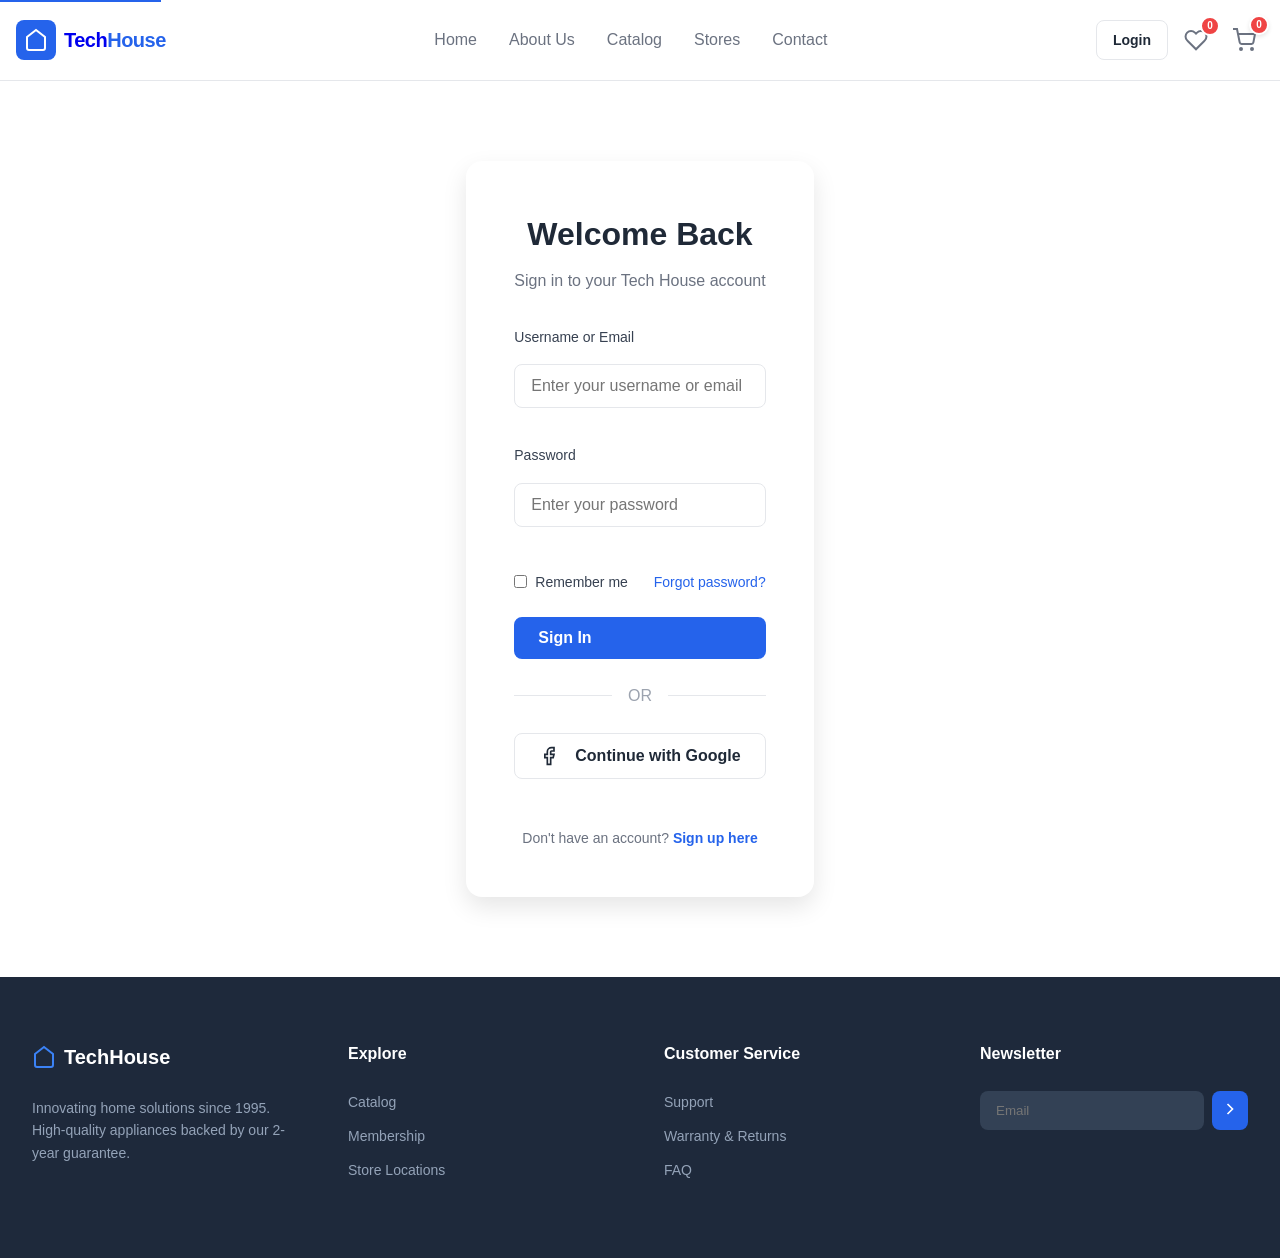
<file: techhouse/login.html>
<!DOCTYPE html>
<html lang="en">
<head>
    <meta charset="UTF-8">
    <meta name="viewport" content="width=device-width, initial-scale=1.0">
    <title>Login - TechHouse</title>
    <link rel="stylesheet" href="styles.css">
    <script src="script.js" defer></script>
</head>
<body>
    <a href="#main-content" class="skip-link">Skip to main content</a>
    <!-- Header -->
    <header class="header">
        <div class="container header-content">
            <a href="index.html" class="logo">
                <div class="logo-icon">
                    <svg width="24" height="24" viewBox="0 0 24 24" fill="none" stroke="currentColor" stroke-width="2">
                        <path d="M3 9l9-7 9 7v11a2 2 0 0 1-2 2H5a2 2 0 0 1-2-2z"></path>
                    </svg>
                </div>
                <span class="logo-text">Tech<span class="logo-accent">House</span></span>
            </a>

            <nav class="nav desktop-nav" role="navigation" aria-label="Main navigation">
                <a href="index.html" class="nav-link">Home</a>
                <a href="index.html#about" class="nav-link">About Us</a>
                <a href="catalog.html" class="nav-link">Catalog</a>
                <a href="stores.html" class="nav-link">Stores</a>
                <a href="contact.html" class="nav-link">Contact</a>
            </nav>

            <div class="header-actions">
                <a href="login.html" id="login-btn" class="btn btn-secondary" style="padding: 0.5rem 1rem; font-size: 0.875rem; display: none;">Login</a>
                <a href="profile.html" id="profile-btn" class="btn btn-secondary" style="padding: 0.5rem 1rem; font-size: 0.875rem; display: none;">Profile</a>
                <a href="wishlist.html" class="wishlist-btn-header" aria-label="Wishlist, 0 items">
                    <svg width="24" height="24" viewBox="0 0 24 24" fill="none" stroke="currentColor" stroke-width="2" aria-hidden="true">
                        <path d="M20.84 4.61a5.5 5.5 0 0 0-7.78 0L12 5.67l-1.06-1.06a5.5 5.5 0 0 0-7.78 7.78l1.06 1.06L12 21.23l7.78-7.78 1.06-1.06a5.5 5.5 0 0 0 0-7.78z"></path>
                    </svg>
                    <span class="wishlist-count" aria-live="polite">0</span>
                </a>
                <a href="basket.html" class="cart-btn" aria-label="Shopping cart">
                    <svg width="24" height="24" viewBox="0 0 24 24" fill="none" stroke="currentColor" stroke-width="2" aria-hidden="true">
                        <circle cx="9" cy="21" r="1"></circle>
                        <circle cx="20" cy="21" r="1"></circle>
                        <path d="M1 1h4l2.68 13.39a2 2 0 0 0 2 1.61h9.72a2 2 0 0 0 2-1.61L23 6H6"></path>
                    </svg>
                    <span class="cart-count" aria-live="polite">0</span>
                </a>
            </div>
        </div>
    </header>

    <!-- Main Content -->
    <main class="main-content" id="main-content">
        <section class="auth-section">
            <div class="container-small">
                <div class="auth-card">
                    <h1>Welcome Back</h1>
                    <p>Sign in to your Tech House account</p>
                    
                    <form class="auth-form" id="login-form" aria-label="Login form">
                        <label for="username">Username or Email</label>
                        <input type="text" id="username" class="input" placeholder="Enter your username or email" required aria-required="true">
                        <div class="error-message" id="username-error"></div>

                        <label for="password">Password</label>
                        <input type="password" id="password" class="input" placeholder="Enter your password" required aria-required="true">
                        <div class="error-message" id="password-error"></div>

                        <div style="display: flex; justify-content: space-between; align-items: center; margin-top: 0.5rem;">
                            <label style="display: flex; align-items: center; gap: 0.5rem; cursor: pointer;">
                                <input type="checkbox" style="width: auto;">
                                <span style="font-size: 0.875rem;">Remember me</span>
                            </label>
                            <a href="#" style="font-size: 0.875rem; color: #2563eb; text-decoration: none;">Forgot password?</a>
                        </div>

                        <button type="submit" class="btn btn-primary btn-full">Sign In</button>
                    </form>

                    <div class="auth-divider">
                        <span>OR</span>
                    </div>

                    <button class="btn btn-secondary btn-full" style="margin-bottom: 1.5rem;">
                        <svg width="20" height="20" viewBox="0 0 24 24" fill="none" stroke="currentColor" stroke-width="2" style="margin-right: 0.5rem;">
                            <path d="M18 2h-3a5 5 0 0 0-5 5v3H7v4h3v8h4v-8h3l1-4h-4V7a1 1 0 0 1 1-1h3z"></path>
                        </svg>
                        Continue with Google
                    </button>

                    <div class="auth-link">
                        Don't have an account? <a href="register.html">Sign up here</a>
                    </div>
                </div>
            </div>
        </section>
    </main>

    <!-- Footer -->
    <footer class="footer">
        <div class="container footer-grid">
            <div class="footer-about">
                <div class="footer-logo">
                    <svg width="24" height="24" viewBox="0 0 24 24" fill="none" stroke="currentColor" stroke-width="2">
                        <path d="M3 9l9-7 9 7v11a2 2 0 0 1-2 2H5a2 2 0 0 1-2-2z"></path>
                    </svg>
                    <span>TechHouse</span>
                </div>
                <p>Innovating home solutions since 1995. High-quality appliances backed by our 2-year guarantee.</p>
            </div>
            <div class="footer-links">
                <h4>Explore</h4>
                <ul>
                    <li><a href="catalog.html">Catalog</a></li>
                    <li><a href="index.html#membership">Membership</a></li>
                    <li><a href="stores.html">Store Locations</a></li>
                </ul>
            </div>
            <div class="footer-links">
                <h4>Customer Service</h4>
                <ul>
                    <li><a href="contact.html">Support</a></li>
                    <li><a href="policies.html">Warranty & Returns</a></li>
                    <li><a href="faq.html">FAQ</a></li>
                </ul>
            </div>
            <div class="footer-newsletter">
                <h4>Newsletter</h4>
                <div class="newsletter-form">
                    <input type="email" placeholder="Email">
                    <button>
                        <svg width="20" height="20" viewBox="0 0 24 24" fill="none" stroke="currentColor" stroke-width="2">
                            <polyline points="9 18 15 12 9 6"></polyline>
                        </svg>
                    </button>
                </div>
            </div>
        </div>
    </footer>

    <script>
        document.getElementById('login-form').addEventListener('submit', (e) => {
            e.preventDefault();
            const username = document.getElementById('username').value.trim();
            const password = document.getElementById('password').value;
            
            // Simple validation
            if (!username || !password) {
                if (typeof showNotification === 'function') {
                    showNotification('Please fill in all fields');
                } else {
                    alert('Please fill in all fields');
                }
                return;
            }
            
            // Get existing user or create new
            const existingUser = JSON.parse(localStorage.getItem('user') || '{}');
            const userData = {
                username: existingUser.username || username,
                email: existingUser.email || (username.includes('@') ? username : ''),
                name: existingUser.name || username.split('@')[0],
                createdAt: existingUser.createdAt || new Date().toISOString()
            };
            
            localStorage.setItem('user', JSON.stringify(userData));
            
            if (typeof showNotification === 'function') {
                showNotification('Login successful! Redirecting...');
            } else {
                alert('Login successful!');
            }
            
            // Update header
            if (typeof updateHeaderLoginStatus === 'function') {
                updateHeaderLoginStatus();
            }
            
            // Check for redirect
            const redirect = localStorage.getItem('auth_redirect');
            localStorage.removeItem('auth_redirect');
            
            setTimeout(() => {
                if (redirect === 'checkout') {
                    window.location.href = 'checkout.html';
                } else {
                    window.location.href = 'profile.html';
                }
            }, 1000);
        });
    </script>
</body>
</html>
</file>
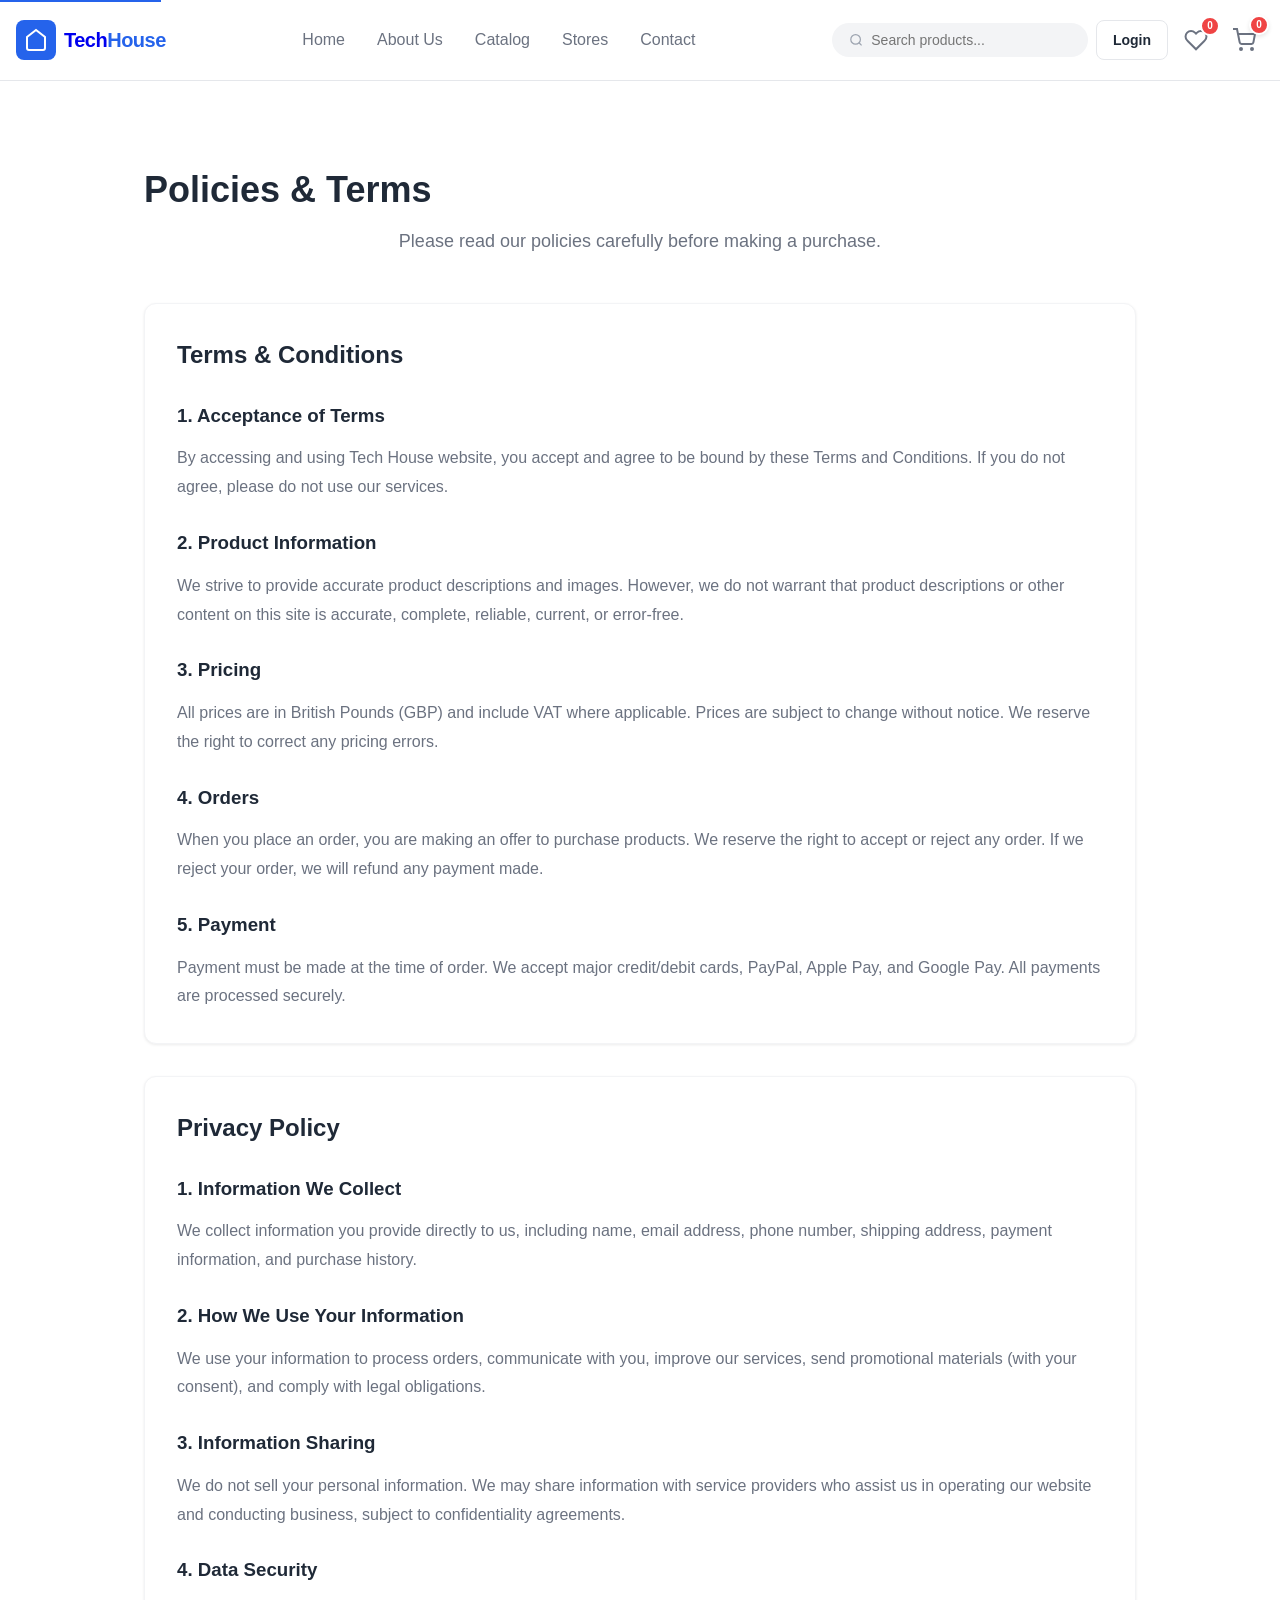
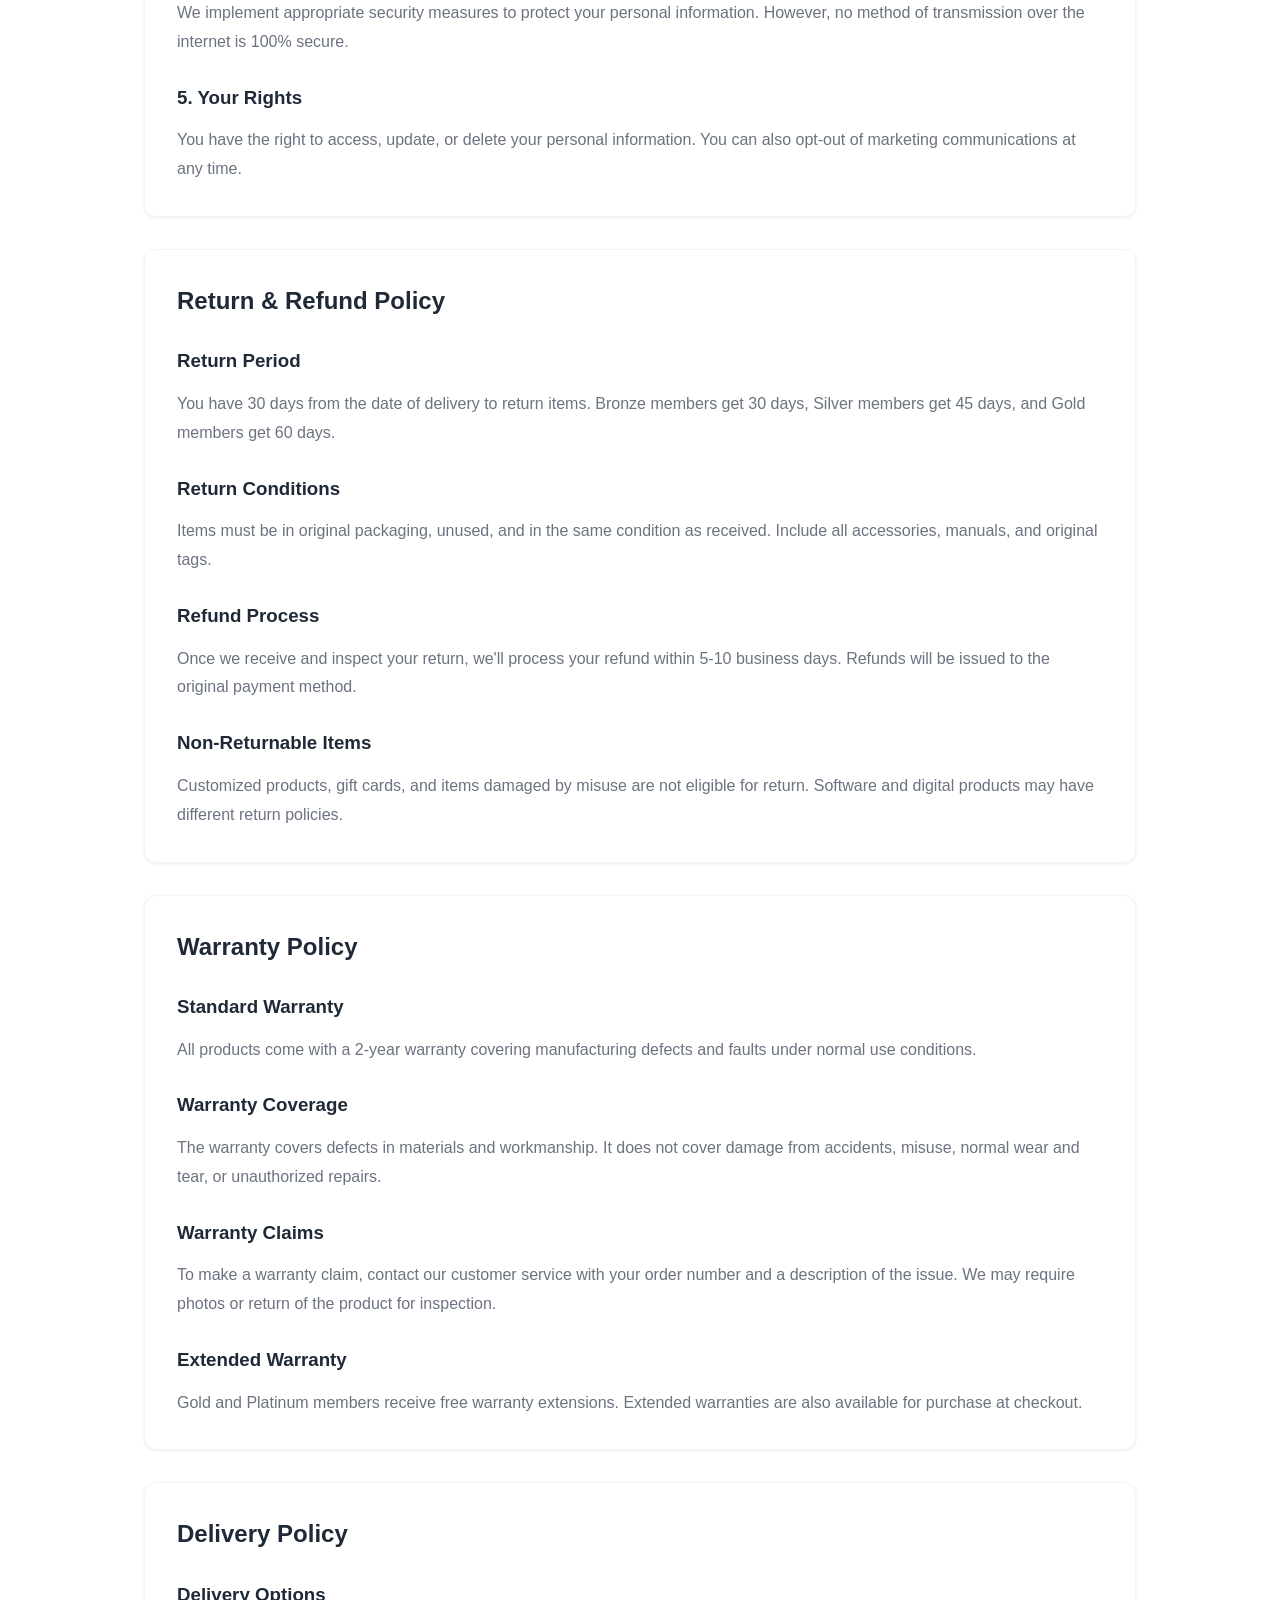
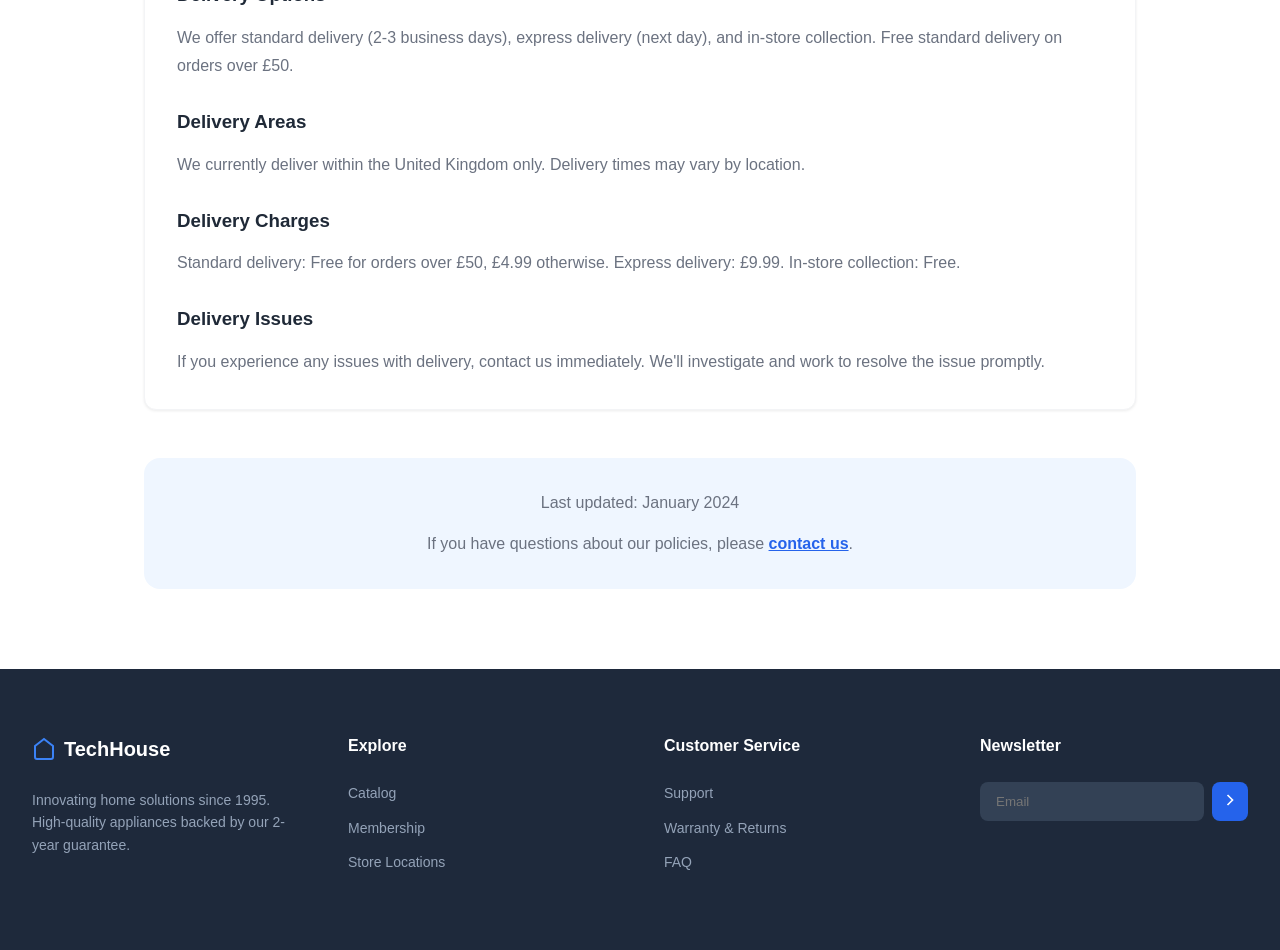
<file: techhouse/policies.html>
<!DOCTYPE html>
<html lang="en">
<head>
    <meta charset="UTF-8">
    <meta name="viewport" content="width=device-width, initial-scale=1.0">
    <title>Policies - TechHouse</title>
    <link rel="stylesheet" href="styles.css">
    <script src="script.js" defer></script>
</head>
<body>
    <a href="#main-content" class="skip-link">Skip to main content</a>
    <!-- Header -->
    <header class="header">
        <div class="container header-content">
            <a href="index.html" class="logo">
                <div class="logo-icon">
                    <svg width="24" height="24" viewBox="0 0 24 24" fill="none" stroke="currentColor" stroke-width="2">
                        <path d="M3 9l9-7 9 7v11a2 2 0 0 1-2 2H5a2 2 0 0 1-2-2z"></path>
                    </svg>
                </div>
                <span class="logo-text">Tech<span class="logo-accent">House</span></span>
            </a>

            <nav class="nav desktop-nav" role="navigation" aria-label="Main navigation">
                <a href="index.html" class="nav-link">Home</a>
                <a href="index.html#about" class="nav-link">About Us</a>
                <a href="catalog.html" class="nav-link">Catalog</a>
                <a href="stores.html" class="nav-link">Stores</a>
                <a href="contact.html" class="nav-link">Contact</a>
            </nav>

            <div class="header-actions">
                <div class="search-box desktop-search" role="search">
                    <label for="search-input" class="sr-only">Search products</label>
                    <svg width="16" height="16" viewBox="0 0 24 24" fill="none" stroke="currentColor" stroke-width="2" aria-hidden="true">
                        <circle cx="11" cy="11" r="8"></circle>
                        <path d="m21 21-4.35-4.35"></path>
                    </svg>
                    <input type="text" id="search-input" placeholder="Search products..." aria-label="Search products">
                </div>
                <a href="login.html" id="login-btn" class="btn btn-secondary" style="padding: 0.5rem 1rem; font-size: 0.875rem; display: none;">Login</a>
                <a href="profile.html" id="profile-btn" class="btn btn-secondary" style="padding: 0.5rem 1rem; font-size: 0.875rem; display: none;">Profile</a>
                <a href="wishlist.html" class="wishlist-btn-header" aria-label="Wishlist, 0 items">
                    <svg width="24" height="24" viewBox="0 0 24 24" fill="none" stroke="currentColor" stroke-width="2" aria-hidden="true">
                        <path d="M20.84 4.61a5.5 5.5 0 0 0-7.78 0L12 5.67l-1.06-1.06a5.5 5.5 0 0 0-7.78 7.78l1.06 1.06L12 21.23l7.78-7.78 1.06-1.06a5.5 5.5 0 0 0 0-7.78z"></path>
                    </svg>
                    <span class="wishlist-count" aria-live="polite">0</span>
                </a>
                <a href="basket.html" class="cart-btn" aria-label="Shopping cart">
                    <svg width="24" height="24" viewBox="0 0 24 24" fill="none" stroke="currentColor" stroke-width="2" aria-hidden="true">
                        <circle cx="9" cy="21" r="1"></circle>
                        <circle cx="20" cy="21" r="1"></circle>
                        <path d="M1 1h4l2.68 13.39a2 2 0 0 0 2 1.61h9.72a2 2 0 0 0 2-1.61L23 6H6"></path>
                    </svg>
                    <span class="cart-count" aria-live="polite">0</span>
                </a>
            </div>
        </div>
    </header>

    <!-- Main Content -->
    <main class="main-content" id="main-content">
        <section class="contact-section">
            <div class="container-medium">
                <h1 class="page-title">Policies & Terms</h1>
                <p class="contact-description" style="text-align: center; margin-bottom: 3rem;">
                    Please read our policies carefully before making a purchase.
                </p>

                <div style="display: grid; gap: 2rem;">
                    <!-- Terms & Conditions -->
                    <div class="card" style="padding: 2rem;">
                        <h2 style="font-size: 1.5rem; font-weight: 700; margin-bottom: 1.5rem;">Terms & Conditions</h2>
                        <div style="line-height: 1.8; color: #6b7280;">
                            <h3 style="font-weight: 600; color: #1f2937; margin-top: 1.5rem; margin-bottom: 0.75rem;">1. Acceptance of Terms</h3>
                            <p>By accessing and using Tech House website, you accept and agree to be bound by these Terms and Conditions. If you do not agree, please do not use our services.</p>

                            <h3 style="font-weight: 600; color: #1f2937; margin-top: 1.5rem; margin-bottom: 0.75rem;">2. Product Information</h3>
                            <p>We strive to provide accurate product descriptions and images. However, we do not warrant that product descriptions or other content on this site is accurate, complete, reliable, current, or error-free.</p>

                            <h3 style="font-weight: 600; color: #1f2937; margin-top: 1.5rem; margin-bottom: 0.75rem;">3. Pricing</h3>
                            <p>All prices are in British Pounds (GBP) and include VAT where applicable. Prices are subject to change without notice. We reserve the right to correct any pricing errors.</p>

                            <h3 style="font-weight: 600; color: #1f2937; margin-top: 1.5rem; margin-bottom: 0.75rem;">4. Orders</h3>
                            <p>When you place an order, you are making an offer to purchase products. We reserve the right to accept or reject any order. If we reject your order, we will refund any payment made.</p>

                            <h3 style="font-weight: 600; color: #1f2937; margin-top: 1.5rem; margin-bottom: 0.75rem;">5. Payment</h3>
                            <p>Payment must be made at the time of order. We accept major credit/debit cards, PayPal, Apple Pay, and Google Pay. All payments are processed securely.</p>
                        </div>
                    </div>

                    <!-- Privacy Policy -->
                    <div class="card" style="padding: 2rem;">
                        <h2 style="font-size: 1.5rem; font-weight: 700; margin-bottom: 1.5rem;">Privacy Policy</h2>
                        <div style="line-height: 1.8; color: #6b7280;">
                            <h3 style="font-weight: 600; color: #1f2937; margin-top: 1.5rem; margin-bottom: 0.75rem;">1. Information We Collect</h3>
                            <p>We collect information you provide directly to us, including name, email address, phone number, shipping address, payment information, and purchase history.</p>

                            <h3 style="font-weight: 600; color: #1f2937; margin-top: 1.5rem; margin-bottom: 0.75rem;">2. How We Use Your Information</h3>
                            <p>We use your information to process orders, communicate with you, improve our services, send promotional materials (with your consent), and comply with legal obligations.</p>

                            <h3 style="font-weight: 600; color: #1f2937; margin-top: 1.5rem; margin-bottom: 0.75rem;">3. Information Sharing</h3>
                            <p>We do not sell your personal information. We may share information with service providers who assist us in operating our website and conducting business, subject to confidentiality agreements.</p>

                            <h3 style="font-weight: 600; color: #1f2937; margin-top: 1.5rem; margin-bottom: 0.75rem;">4. Data Security</h3>
                            <p>We implement appropriate security measures to protect your personal information. However, no method of transmission over the internet is 100% secure.</p>

                            <h3 style="font-weight: 600; color: #1f2937; margin-top: 1.5rem; margin-bottom: 0.75rem;">5. Your Rights</h3>
                            <p>You have the right to access, update, or delete your personal information. You can also opt-out of marketing communications at any time.</p>
                        </div>
                    </div>

                    <!-- Return Policy -->
                    <div class="card" style="padding: 2rem;">
                        <h2 style="font-size: 1.5rem; font-weight: 700; margin-bottom: 1.5rem;">Return & Refund Policy</h2>
                        <div style="line-height: 1.8; color: #6b7280;">
                            <h3 style="font-weight: 600; color: #1f2937; margin-top: 1.5rem; margin-bottom: 0.75rem;">Return Period</h3>
                            <p>You have 30 days from the date of delivery to return items. Bronze members get 30 days, Silver members get 45 days, and Gold members get 60 days.</p>

                            <h3 style="font-weight: 600; color: #1f2937; margin-top: 1.5rem; margin-bottom: 0.75rem;">Return Conditions</h3>
                            <p>Items must be in original packaging, unused, and in the same condition as received. Include all accessories, manuals, and original tags.</p>

                            <h3 style="font-weight: 600; color: #1f2937; margin-top: 1.5rem; margin-bottom: 0.75rem;">Refund Process</h3>
                            <p>Once we receive and inspect your return, we'll process your refund within 5-10 business days. Refunds will be issued to the original payment method.</p>

                            <h3 style="font-weight: 600; color: #1f2937; margin-top: 1.5rem; margin-bottom: 0.75rem;">Non-Returnable Items</h3>
                            <p>Customized products, gift cards, and items damaged by misuse are not eligible for return. Software and digital products may have different return policies.</p>
                        </div>
                    </div>

                    <!-- Warranty Policy -->
                    <div class="card" style="padding: 2rem;">
                        <h2 style="font-size: 1.5rem; font-weight: 700; margin-bottom: 1.5rem;">Warranty Policy</h2>
                        <div style="line-height: 1.8; color: #6b7280;">
                            <h3 style="font-weight: 600; color: #1f2937; margin-top: 1.5rem; margin-bottom: 0.75rem;">Standard Warranty</h3>
                            <p>All products come with a 2-year warranty covering manufacturing defects and faults under normal use conditions.</p>

                            <h3 style="font-weight: 600; color: #1f2937; margin-top: 1.5rem; margin-bottom: 0.75rem;">Warranty Coverage</h3>
                            <p>The warranty covers defects in materials and workmanship. It does not cover damage from accidents, misuse, normal wear and tear, or unauthorized repairs.</p>

                            <h3 style="font-weight: 600; color: #1f2937; margin-top: 1.5rem; margin-bottom: 0.75rem;">Warranty Claims</h3>
                            <p>To make a warranty claim, contact our customer service with your order number and a description of the issue. We may require photos or return of the product for inspection.</p>

                            <h3 style="font-weight: 600; color: #1f2937; margin-top: 1.5rem; margin-bottom: 0.75rem;">Extended Warranty</h3>
                            <p>Gold and Platinum members receive free warranty extensions. Extended warranties are also available for purchase at checkout.</p>
                        </div>
                    </div>

                    <!-- Delivery Policy -->
                    <div class="card" style="padding: 2rem;">
                        <h2 style="font-size: 1.5rem; font-weight: 700; margin-bottom: 1.5rem;">Delivery Policy</h2>
                        <div style="line-height: 1.8; color: #6b7280;">
                            <h3 style="font-weight: 600; color: #1f2937; margin-top: 1.5rem; margin-bottom: 0.75rem;">Delivery Options</h3>
                            <p>We offer standard delivery (2-3 business days), express delivery (next day), and in-store collection. Free standard delivery on orders over £50.</p>

                            <h3 style="font-weight: 600; color: #1f2937; margin-top: 1.5rem; margin-bottom: 0.75rem;">Delivery Areas</h3>
                            <p>We currently deliver within the United Kingdom only. Delivery times may vary by location.</p>

                            <h3 style="font-weight: 600; color: #1f2937; margin-top: 1.5rem; margin-bottom: 0.75rem;">Delivery Charges</h3>
                            <p>Standard delivery: Free for orders over £50, £4.99 otherwise. Express delivery: £9.99. In-store collection: Free.</p>

                            <h3 style="font-weight: 600; color: #1f2937; margin-top: 1.5rem; margin-bottom: 0.75rem;">Delivery Issues</h3>
                            <p>If you experience any issues with delivery, contact us immediately. We'll investigate and work to resolve the issue promptly.</p>
                        </div>
                    </div>
                </div>

                <div style="text-align: center; margin-top: 3rem; padding: 2rem; background: #eff6ff; border-radius: 1rem;">
                    <p style="color: #6b7280; margin-bottom: 1rem;">Last updated: January 2024</p>
                    <p style="color: #6b7280;">If you have questions about our policies, please <a href="contact.html" style="color: #2563eb; font-weight: 600;">contact us</a>.</p>
                </div>
            </div>
        </section>
    </main>

    <!-- Footer -->
    <footer class="footer">
        <div class="container footer-grid">
            <div class="footer-about">
                <div class="footer-logo">
                    <svg width="24" height="24" viewBox="0 0 24 24" fill="none" stroke="currentColor" stroke-width="2">
                        <path d="M3 9l9-7 9 7v11a2 2 0 0 1-2 2H5a2 2 0 0 1-2-2z"></path>
                    </svg>
                    <span>TechHouse</span>
                </div>
                <p>Innovating home solutions since 1995. High-quality appliances backed by our 2-year guarantee.</p>
            </div>
            <div class="footer-links">
                <h4>Explore</h4>
                <ul>
                    <li><a href="catalog.html">Catalog</a></li>
                    <li><a href="index.html#membership">Membership</a></li>
                    <li><a href="stores.html">Store Locations</a></li>
                </ul>
            </div>
            <div class="footer-links">
                <h4>Customer Service</h4>
                <ul>
                    <li><a href="contact.html">Support</a></li>
                    <li><a href="policies.html">Warranty & Returns</a></li>
                    <li><a href="faq.html">FAQ</a></li>
                </ul>
            </div>
            <div class="footer-newsletter">
                <h4>Newsletter</h4>
                <div class="newsletter-form">
                    <input type="email" placeholder="Email">
                    <button>
                        <svg width="20" height="20" viewBox="0 0 24 24" fill="none" stroke="currentColor" stroke-width="2">
                            <polyline points="9 18 15 12 9 6"></polyline>
                        </svg>
                    </button>
                </div>
            </div>
        </div>
    </footer>
</body>
</html>
</file>
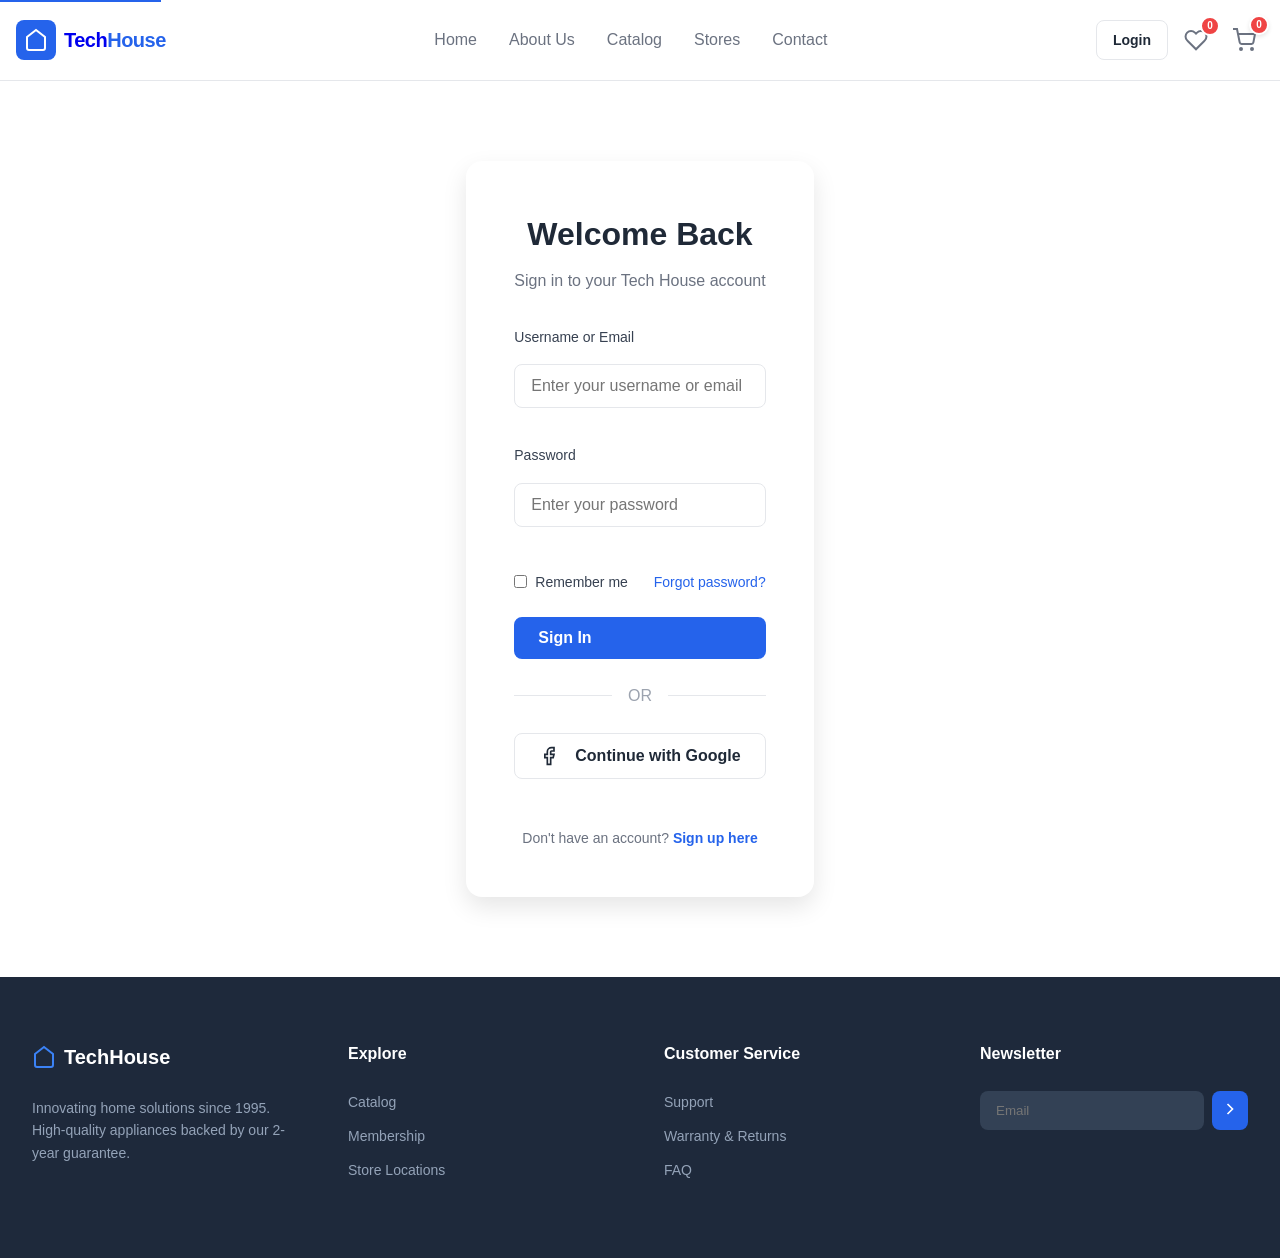
<file: techhouse/profile.html>
<!DOCTYPE html>
<html lang="en">
<head>
    <meta charset="UTF-8">
    <meta name="viewport" content="width=device-width, initial-scale=1.0">
    <title>My Profile - TechHouse</title>
    <link rel="stylesheet" href="styles.css">
    <script src="script.js" defer></script>
</head>
<body>
    <a href="#main-content" class="skip-link">Skip to main content</a>
    <!-- Header -->
    <header class="header">
        <div class="container header-content">
            <a href="index.html" class="logo">
                <div class="logo-icon">
                    <svg width="24" height="24" viewBox="0 0 24 24" fill="none" stroke="currentColor" stroke-width="2">
                        <path d="M3 9l9-7 9 7v11a2 2 0 0 1-2 2H5a2 2 0 0 1-2-2z"></path>
                    </svg>
                </div>
                <span class="logo-text">Tech<span class="logo-accent">House</span></span>
            </a>

            <nav class="nav desktop-nav" role="navigation" aria-label="Main navigation">
                <a href="index.html" class="nav-link">Home</a>
                <a href="index.html#about" class="nav-link">About Us</a>
                <a href="catalog.html" class="nav-link">Catalog</a>
                <a href="stores.html" class="nav-link">Stores</a>
                <a href="contact.html" class="nav-link">Contact</a>
            </nav>

            <div class="header-actions">
                <a href="login.html" id="login-btn" class="btn btn-secondary" style="padding: 0.5rem 1rem; font-size: 0.875rem; display: none;">Login</a>
                <a href="profile.html" id="profile-btn" class="btn btn-secondary" style="padding: 0.5rem 1rem; font-size: 0.875rem; display: none;">Profile</a>
                <a href="wishlist.html" class="wishlist-btn-header" aria-label="Wishlist, 0 items">
                    <svg width="24" height="24" viewBox="0 0 24 24" fill="none" stroke="currentColor" stroke-width="2" aria-hidden="true">
                        <path d="M20.84 4.61a5.5 5.5 0 0 0-7.78 0L12 5.67l-1.06-1.06a5.5 5.5 0 0 0-7.78 7.78l1.06 1.06L12 21.23l7.78-7.78 1.06-1.06a5.5 5.5 0 0 0 0-7.78z"></path>
                    </svg>
                    <span class="wishlist-count" aria-live="polite">0</span>
                </a>
                <a href="basket.html" class="cart-btn" aria-label="Shopping cart">
                    <svg width="24" height="24" viewBox="0 0 24 24" fill="none" stroke="currentColor" stroke-width="2" aria-hidden="true">
                        <circle cx="9" cy="21" r="1"></circle>
                        <circle cx="20" cy="21" r="1"></circle>
                        <path d="M1 1h4l2.68 13.39a2 2 0 0 0 2 1.61h9.72a2 2 0 0 0 2-1.61L23 6H6"></path>
                    </svg>
                    <span class="cart-count" aria-live="polite">0</span>
                </a>
            </div>
        </div>
    </header>

    <!-- Main Content -->
    <main class="main-content" id="main-content">
        <section class="profile-section">
            <div class="container-small">
                <div class="profile-header">
                    <div class="profile-avatar">
                        <span id="avatar-initial">JD</span>
                    </div>
                    <div class="profile-info">
                        <h2 id="profile-name">John Doe</h2>
                        <p id="profile-email">john.doe@example.com</p>
                        <p style="color: #2563eb; font-weight: 600; margin-top: 0.5rem;">Gold Member</p>
                    </div>
                </div>

                <div class="profile-tabs">
                    <button class="profile-tab active" data-tab="overview">Overview</button>
                    <button class="profile-tab" data-tab="orders">My Orders</button>
                    <button class="profile-tab" data-tab="addresses">Addresses</button>
                    <button class="profile-tab" data-tab="settings">Settings</button>
                </div>

                <div class="profile-content">
                    <!-- Overview Tab -->
                    <div class="profile-tab-content active" id="overview-tab">
                        <h3 style="font-weight: 700; margin-bottom: 1.5rem;">Account Overview</h3>
                        <div style="display: grid; grid-template-columns: repeat(auto-fit, minmax(200px, 1fr)); gap: 1.5rem; margin-bottom: 2rem;">
                            <div class="card" style="padding: 1.5rem;">
                                <p style="color: #6b7280; font-size: 0.875rem; margin-bottom: 0.5rem;">Loyalty Points</p>
                                <p style="font-size: 2rem; font-weight: 700; color: #2563eb;">2,450</p>
                            </div>
                            <div class="card" style="padding: 1.5rem;">
                                <p style="color: #6b7280; font-size: 0.875rem; margin-bottom: 0.5rem;">Total Orders</p>
                                <p style="font-size: 2rem; font-weight: 700; color: #2563eb;">12</p>
                            </div>
                            <div class="card" style="padding: 1.5rem;">
                                <p style="color: #6b7280; font-size: 0.875rem; margin-bottom: 0.5rem;">Membership</p>
                                <p style="font-size: 1.25rem; font-weight: 700; color: #eab308;">Gold</p>
                            </div>
                        </div>
                        <h4 style="font-weight: 700; margin-bottom: 1rem;">Recent Orders</h4>
                        <div class="card" style="padding: 1.5rem; margin-bottom: 1rem;">
                            <div style="display: flex; justify-content: space-between; align-items: center;">
                                <div>
                                    <p style="font-weight: 600;">Order #12345</p>
                                    <p style="color: #6b7280; font-size: 0.875rem;">2 items • £1,249.98</p>
                                </div>
                                <span class="badge badge-primary">Delivered</span>
                            </div>
                        </div>
                    </div>

                    <!-- Orders Tab -->
                    <div class="profile-tab-content" id="orders-tab">
                        <h3 style="font-weight: 700; margin-bottom: 1.5rem;">Order History</h3>
                        <div class="card" style="padding: 1.5rem; margin-bottom: 1rem;">
                            <div style="display: flex; justify-content: space-between; align-items: start; margin-bottom: 1rem;">
                                <div>
                                    <p style="font-weight: 600;">Order #12345</p>
                                    <p style="color: #6b7280; font-size: 0.875rem;">Placed on Jan 15, 2024</p>
                                </div>
                                <span class="badge badge-primary">Delivered</span>
                            </div>
                            <div style="border-top: 1px solid #e5e7eb; padding-top: 1rem;">
                                <p style="margin-bottom: 0.5rem;">SmartChef Pro Oven × 1</p>
                                <p style="margin-bottom: 0.5rem;">UltraClean Pro Vacuum × 1</p>
                                <p style="font-weight: 600; margin-top: 1rem;">Total: £1,249.98</p>
                            </div>
                        </div>
                    </div>

                    <!-- Addresses Tab -->
                    <div class="profile-tab-content" id="addresses-tab">
                        <h3 style="font-weight: 700; margin-bottom: 1.5rem;">Saved Addresses</h3>
                        <div class="card" style="padding: 1.5rem; margin-bottom: 1rem;">
                            <div style="display: flex; justify-content: space-between; align-items: start;">
                                <div>
                                    <p style="font-weight: 600; margin-bottom: 0.5rem;">Home Address</p>
                                    <p style="color: #6b7280; font-size: 0.875rem; line-height: 1.6;">
                                        123 Main Street<br>
                                        London, E1 4PX<br>
                                        United Kingdom
                                    </p>
                                </div>
                                <button class="btn btn-secondary" style="padding: 0.5rem 1rem;">Edit</button>
                            </div>
                        </div>
                        <button class="btn btn-primary">Add New Address</button>
                    </div>

                    <!-- Settings Tab -->
                    <div class="profile-tab-content" id="settings-tab">
                        <h3 style="font-weight: 700; margin-bottom: 1.5rem;">Account Settings</h3>
                        <form class="auth-form">
                            <label for="edit-name">Full Name</label>
                            <input type="text" id="edit-name" class="input" value="John Doe">

                            <label for="edit-email">Email Address</label>
                            <input type="email" id="edit-email" class="input" value="john.doe@example.com">

                            <label for="current-password">Current Password</label>
                            <input type="password" id="current-password" class="input" placeholder="Enter current password">

                            <label for="new-password">New Password</label>
                            <input type="password" id="new-password" class="input" placeholder="Enter new password">

                            <button type="submit" class="btn btn-primary btn-full">Save Changes</button>
                        </form>
                    </div>
                </div>
            </div>
        </section>
    </main>

    <!-- Footer -->
    <footer class="footer">
        <div class="container footer-grid">
            <div class="footer-about">
                <div class="footer-logo">
                    <svg width="24" height="24" viewBox="0 0 24 24" fill="none" stroke="currentColor" stroke-width="2">
                        <path d="M3 9l9-7 9 7v11a2 2 0 0 1-2 2H5a2 2 0 0 1-2-2z"></path>
                    </svg>
                    <span>TechHouse</span>
                </div>
                <p>Innovating home solutions since 1995. High-quality appliances backed by our 2-year guarantee.</p>
            </div>
            <div class="footer-links">
                <h4>Explore</h4>
                <ul>
                    <li><a href="catalog.html">Catalog</a></li>
                    <li><a href="index.html#membership">Membership</a></li>
                    <li><a href="stores.html">Store Locations</a></li>
                </ul>
            </div>
            <div class="footer-links">
                <h4>Customer Service</h4>
                <ul>
                    <li><a href="contact.html">Support</a></li>
                    <li><a href="policies.html">Warranty & Returns</a></li>
                    <li><a href="faq.html">FAQ</a></li>
                </ul>
            </div>
            <div class="footer-newsletter">
                <h4>Newsletter</h4>
                <div class="newsletter-form">
                    <input type="email" placeholder="Email">
                    <button>
                        <svg width="20" height="20" viewBox="0 0 24 24" fill="none" stroke="currentColor" stroke-width="2">
                            <polyline points="9 18 15 12 9 6"></polyline>
                        </svg>
                    </button>
                </div>
            </div>
        </div>
    </footer>

    <script>
        // Load user data
        document.addEventListener('DOMContentLoaded', () => {
            const userStr = localStorage.getItem('user');
            if (!userStr) {
                // Redirect to login if no user
                window.location.href = 'login.html';
                return;
            }
            
            try {
                const user = JSON.parse(userStr);
                
                if (user.name) {
                    const nameEl = document.getElementById('profile-name');
                    const avatarEl = document.getElementById('avatar-initial');
                    if (nameEl) nameEl.textContent = user.name;
                    if (avatarEl) {
                        const initials = user.name.split(' ').map(n => n[0]).join('').toUpperCase();
                        avatarEl.textContent = initials;
                    }
                } else {
                    // Redirect if no name
                    window.location.href = 'login.html';
                    return;
                }
                
                if (user.email) {
                    const emailEl = document.getElementById('profile-email');
                    const editEmail = document.getElementById('edit-email');
                    if (emailEl) emailEl.textContent = user.email;
                    if (editEmail) editEmail.value = user.email;
                }
                
                const editName = document.getElementById('edit-name');
                if (editName && user.name) editName.value = user.name;
            } catch (e) {
                console.error('Error loading user data:', e);
                window.location.href = 'login.html';
            }

            // Tab switching
            document.querySelectorAll('.profile-tab').forEach(tab => {
                tab.addEventListener('click', () => {
                    document.querySelectorAll('.profile-tab').forEach(t => t.classList.remove('active'));
                    document.querySelectorAll('.profile-tab-content').forEach(c => c.classList.remove('active'));
                    tab.classList.add('active');
                    const tabContent = document.getElementById(tab.dataset.tab + '-tab');
                    if (tabContent) tabContent.classList.add('active');
                });
            });

            // Save profile changes
            const settingsForm = document.querySelector('#settings-tab form');
            if (settingsForm) {
                settingsForm.addEventListener('submit', (e) => {
                    e.preventDefault();
                    const updatedUser = {
                        name: document.getElementById('edit-name').value,
                        email: document.getElementById('edit-email').value
                    };
                    localStorage.setItem('user', JSON.stringify(updatedUser));
                    
                    const nameEl = document.getElementById('profile-name');
                    const emailEl = document.getElementById('profile-email');
                    const avatarEl = document.getElementById('avatar-initial');
                    
                    if (nameEl) nameEl.textContent = updatedUser.name;
                    if (emailEl) emailEl.textContent = updatedUser.email;
                    if (avatarEl) {
                        const initials = updatedUser.name.split(' ').map(n => n[0]).join('').toUpperCase();
                        avatarEl.textContent = initials;
                    }
                    
                    if (typeof showNotification === 'function') {
                        showNotification('Profile updated successfully!');
                    } else {
                        alert('Profile updated successfully!');
                    }
                });
            }
        });
    </script>
</body>
</html>
</file>
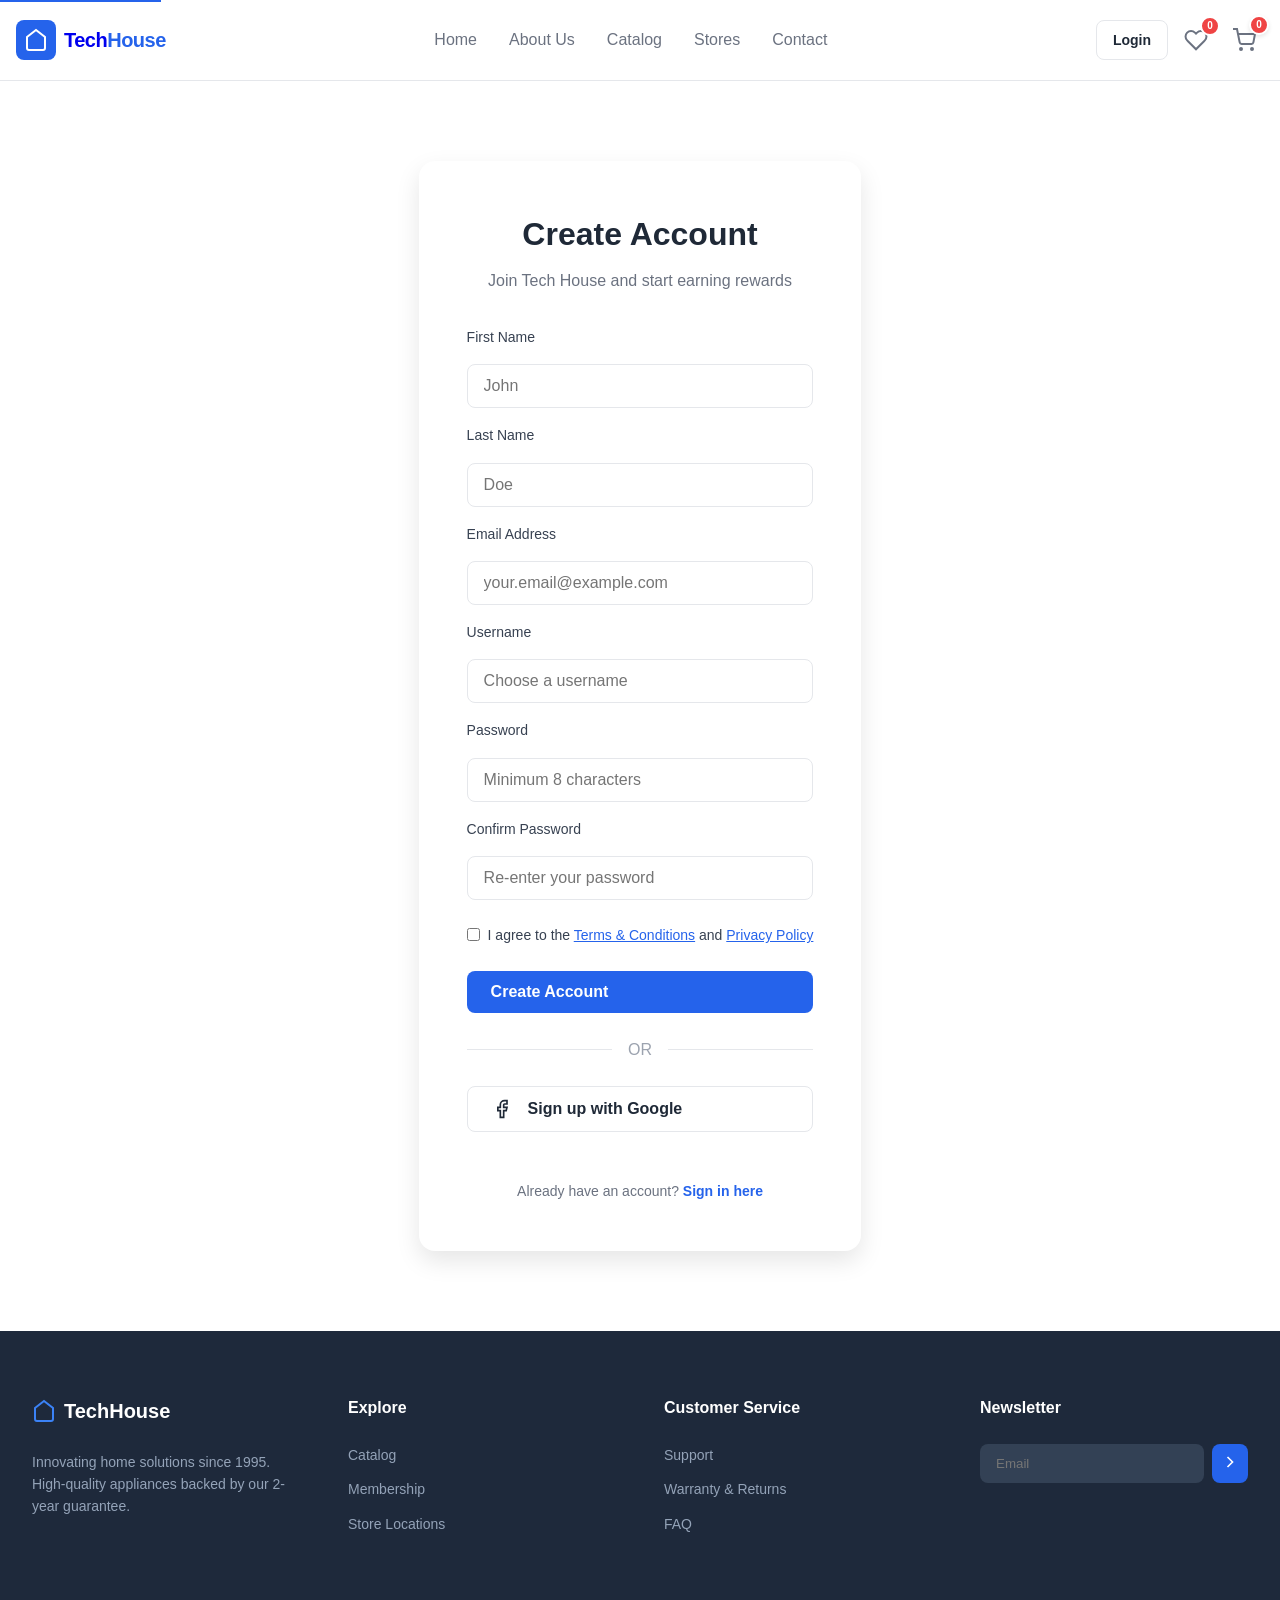
<file: techhouse/register.html>
<!DOCTYPE html>
<html lang="en">
<head>
    <meta charset="UTF-8">
    <meta name="viewport" content="width=device-width, initial-scale=1.0">
    <title>Register - TechHouse</title>
    <link rel="stylesheet" href="styles.css">
    <script src="script.js" defer></script>
</head>
<body>
    <a href="#main-content" class="skip-link">Skip to main content</a>
    <!-- Header -->
    <header class="header">
        <div class="container header-content">
            <a href="index.html" class="logo">
                <div class="logo-icon">
                    <svg width="24" height="24" viewBox="0 0 24 24" fill="none" stroke="currentColor" stroke-width="2">
                        <path d="M3 9l9-7 9 7v11a2 2 0 0 1-2 2H5a2 2 0 0 1-2-2z"></path>
                    </svg>
                </div>
                <span class="logo-text">Tech<span class="logo-accent">House</span></span>
            </a>

            <nav class="nav desktop-nav" role="navigation" aria-label="Main navigation">
                <a href="index.html" class="nav-link">Home</a>
                <a href="index.html#about" class="nav-link">About Us</a>
                <a href="catalog.html" class="nav-link">Catalog</a>
                <a href="stores.html" class="nav-link">Stores</a>
                <a href="contact.html" class="nav-link">Contact</a>
            </nav>

            <div class="header-actions">
                <a href="login.html" id="login-btn" class="btn btn-secondary" style="padding: 0.5rem 1rem; font-size: 0.875rem; display: none;">Login</a>
                <a href="profile.html" id="profile-btn" class="btn btn-secondary" style="padding: 0.5rem 1rem; font-size: 0.875rem; display: none;">Profile</a>
                <a href="wishlist.html" class="wishlist-btn-header" aria-label="Wishlist, 0 items">
                    <svg width="24" height="24" viewBox="0 0 24 24" fill="none" stroke="currentColor" stroke-width="2" aria-hidden="true">
                        <path d="M20.84 4.61a5.5 5.5 0 0 0-7.78 0L12 5.67l-1.06-1.06a5.5 5.5 0 0 0-7.78 7.78l1.06 1.06L12 21.23l7.78-7.78 1.06-1.06a5.5 5.5 0 0 0 0-7.78z"></path>
                    </svg>
                    <span class="wishlist-count" aria-live="polite">0</span>
                </a>
                <a href="basket.html" class="cart-btn" aria-label="Shopping cart">
                    <svg width="24" height="24" viewBox="0 0 24 24" fill="none" stroke="currentColor" stroke-width="2" aria-hidden="true">
                        <circle cx="9" cy="21" r="1"></circle>
                        <circle cx="20" cy="21" r="1"></circle>
                        <path d="M1 1h4l2.68 13.39a2 2 0 0 0 2 1.61h9.72a2 2 0 0 0 2-1.61L23 6H6"></path>
                    </svg>
                    <span class="cart-count" aria-live="polite">0</span>
                </a>
            </div>
        </div>
    </header>

    <!-- Main Content -->
    <main class="main-content" id="main-content">
        <section class="auth-section">
            <div class="container-small">
                <div class="auth-card">
                    <h1>Create Account</h1>
                    <p>Join Tech House and start earning rewards</p>
                    
                    <form class="auth-form" id="register-form" aria-label="Registration form">
                        <label for="first-name">First Name</label>
                        <input type="text" id="first-name" class="input" placeholder="John" required aria-required="true">

                        <label for="last-name">Last Name</label>
                        <input type="text" id="last-name" class="input" placeholder="Doe" required aria-required="true">

                        <label for="reg-email">Email Address</label>
                        <input type="email" id="reg-email" class="input" placeholder="your.email@example.com" required aria-required="true">

                        <label for="reg-username">Username</label>
                        <input type="text" id="reg-username" class="input" placeholder="Choose a username" required aria-required="true">

                        <label for="reg-password">Password</label>
                        <input type="password" id="reg-password" class="input" placeholder="Minimum 8 characters" required aria-required="true" minlength="8">

                        <label for="confirm-password">Confirm Password</label>
                        <input type="password" id="confirm-password" class="input" placeholder="Re-enter your password" required aria-required="true">

                        <label style="display: flex; align-items: flex-start; gap: 0.5rem; cursor: pointer; margin-top: 0.5rem;">
                            <input type="checkbox" required style="width: auto; margin-top: 0.25rem;">
                            <span style="font-size: 0.875rem;">I agree to the <a href="policies.html" style="color: #2563eb;">Terms & Conditions</a> and <a href="policies.html" style="color: #2563eb;">Privacy Policy</a></span>
                        </label>

                        <button type="submit" class="btn btn-primary btn-full">Create Account</button>
                    </form>

                    <div class="auth-divider">
                        <span>OR</span>
                    </div>

                    <button class="btn btn-secondary btn-full" style="margin-bottom: 1.5rem;">
                        <svg width="20" height="20" viewBox="0 0 24 24" fill="none" stroke="currentColor" stroke-width="2" style="margin-right: 0.5rem;">
                            <path d="M18 2h-3a5 5 0 0 0-5 5v3H7v4h3v8h4v-8h3l1-4h-4V7a1 1 0 0 1 1-1h3z"></path>
                        </svg>
                        Sign up with Google
                    </button>

                    <div class="auth-link">
                        Already have an account? <a href="login.html">Sign in here</a>
                    </div>
                </div>
            </div>
        </section>
    </main>

    <!-- Footer -->
    <footer class="footer">
        <div class="container footer-grid">
            <div class="footer-about">
                <div class="footer-logo">
                    <svg width="24" height="24" viewBox="0 0 24 24" fill="none" stroke="currentColor" stroke-width="2">
                        <path d="M3 9l9-7 9 7v11a2 2 0 0 1-2 2H5a2 2 0 0 1-2-2z"></path>
                    </svg>
                    <span>TechHouse</span>
                </div>
                <p>Innovating home solutions since 1995. High-quality appliances backed by our 2-year guarantee.</p>
            </div>
            <div class="footer-links">
                <h4>Explore</h4>
                <ul>
                    <li><a href="catalog.html">Catalog</a></li>
                    <li><a href="index.html#membership">Membership</a></li>
                    <li><a href="stores.html">Store Locations</a></li>
                </ul>
            </div>
            <div class="footer-links">
                <h4>Customer Service</h4>
                <ul>
                    <li><a href="contact.html">Support</a></li>
                    <li><a href="policies.html">Warranty & Returns</a></li>
                    <li><a href="faq.html">FAQ</a></li>
                </ul>
            </div>
            <div class="footer-newsletter">
                <h4>Newsletter</h4>
                <div class="newsletter-form">
                    <input type="email" placeholder="Email">
                    <button>
                        <svg width="20" height="20" viewBox="0 0 24 24" fill="none" stroke="currentColor" stroke-width="2">
                            <polyline points="9 18 15 12 9 6"></polyline>
                        </svg>
                    </button>
                </div>
            </div>
        </div>
    </footer>

    <script>
        document.getElementById('register-form').addEventListener('submit', (e) => {
            e.preventDefault();
            const password = document.getElementById('reg-password').value;
            const confirmPassword = document.getElementById('confirm-password').value;
            const firstName = document.getElementById('first-name').value.trim();
            const lastName = document.getElementById('last-name').value.trim();
            const email = document.getElementById('reg-email').value.trim();
            const username = document.getElementById('reg-username').value.trim();
            
            if (password !== confirmPassword) {
                if (typeof showNotification === 'function') {
                    showNotification('Passwords do not match');
                } else {
                    alert('Passwords do not match');
                }
                return;
            }
            
            if (!firstName || !lastName || !email || !username) {
                if (typeof showNotification === 'function') {
                    showNotification('Please fill in all fields');
                } else {
                    alert('Please fill in all fields');
                }
                return;
            }
            
            const userData = {
                name: `${firstName} ${lastName}`,
                firstName: firstName,
                lastName: lastName,
                email: email,
                username: username,
                createdAt: new Date().toISOString()
            };
            
            localStorage.setItem('user', JSON.stringify(userData));
            
            if (typeof showNotification === 'function') {
                showNotification('Account created successfully! Redirecting...');
            } else {
                alert('Account created successfully!');
            }
            
            // Update header
            if (typeof updateHeaderLoginStatus === 'function') {
                updateHeaderLoginStatus();
            }
            
            // Check for redirect
            const redirect = localStorage.getItem('auth_redirect');
            localStorage.removeItem('auth_redirect');
            
            setTimeout(() => {
                if (redirect === 'checkout') {
                    window.location.href = 'checkout.html';
                } else {
                    window.location.href = 'profile.html';
                }
            }, 1000);
        });
    </script>
</body>
</html>
</file>
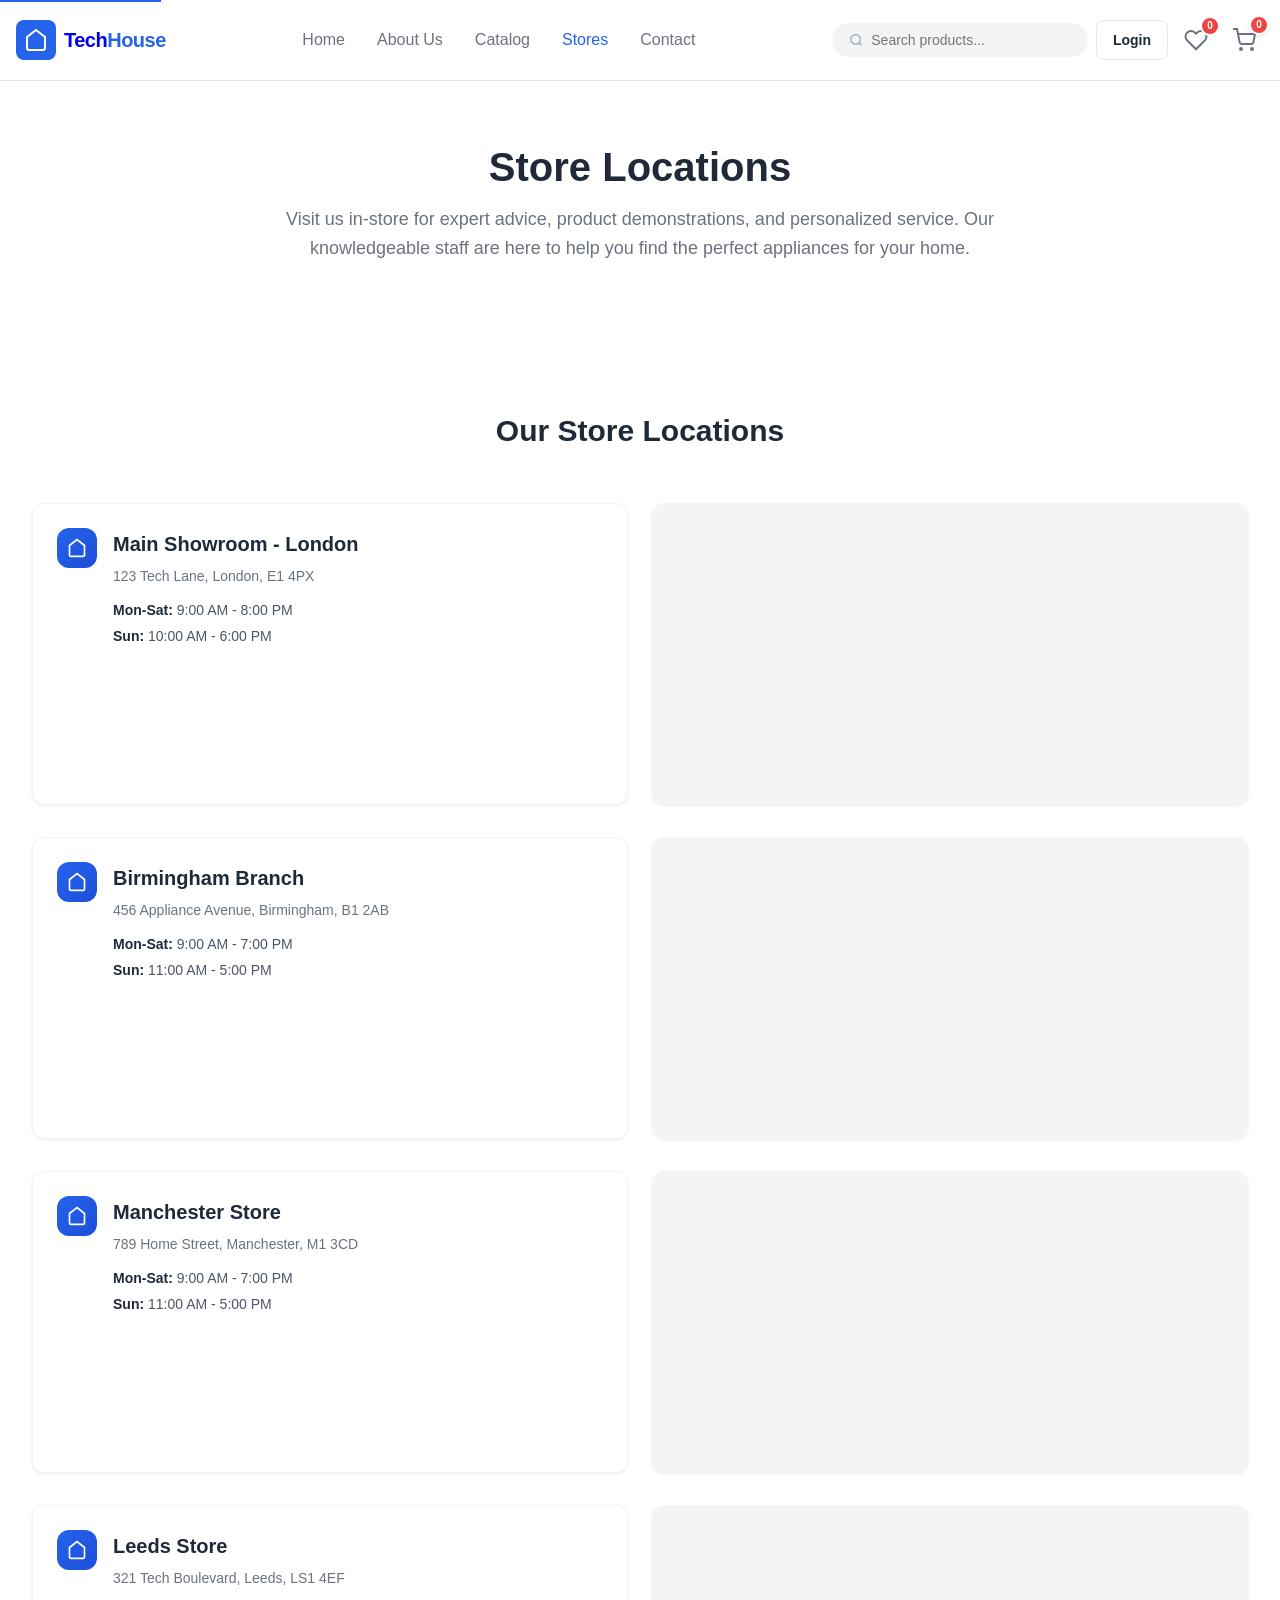
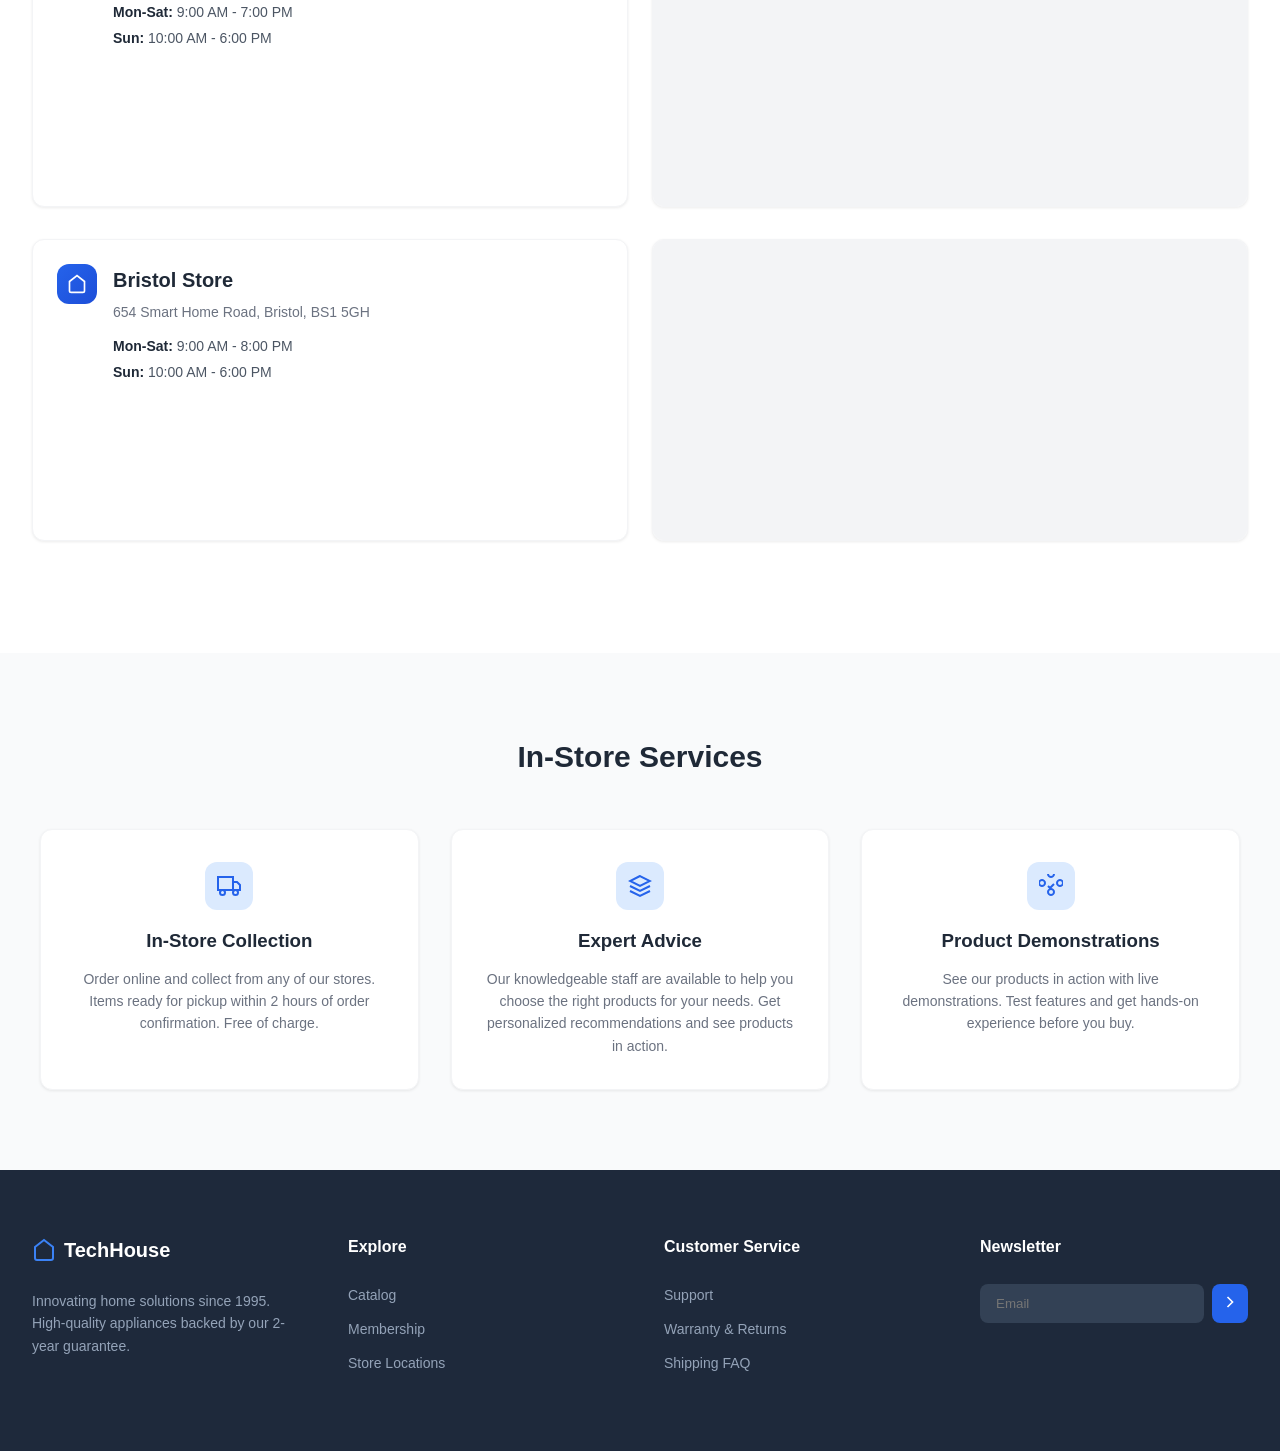
<file: techhouse/stores.html>
<!DOCTYPE html>
<html lang="en">
<head>
    <meta charset="UTF-8">
    <meta name="viewport" content="width=device-width, initial-scale=1.0">
    <title>Store Locations - TechHouse</title>
    <meta name="description" content="Find Tech House store locations, opening times, and visit us in-store for expert advice and product demonstrations.">
    <link rel="stylesheet" href="styles.css">
    <script src="script.js" defer></script>
</head>
<body>
    <a href="#main-content" class="skip-link">Skip to main content</a>
    <!-- Header -->
    <header class="header">
        <div class="container header-content">
            <a href="index.html" class="logo">
                <div class="logo-icon">
                    <svg width="24" height="24" viewBox="0 0 24 24" fill="none" stroke="currentColor" stroke-width="2">
                        <path d="M3 9l9-7 9 7v11a2 2 0 0 1-2 2H5a2 2 0 0 1-2-2z"></path>
                    </svg>
                </div>
                <span class="logo-text">Tech<span class="logo-accent">House</span></span>
            </a>

            <nav class="nav desktop-nav" role="navigation" aria-label="Main navigation">
                <a href="index.html" class="nav-link">Home</a>
                <a href="index.html#about" class="nav-link">About Us</a>
                <a href="catalog.html" class="nav-link">Catalog</a>
                <a href="stores.html" class="nav-link active" aria-current="page">Stores</a>
                <a href="contact.html" class="nav-link">Contact</a>
            </nav>

            <div class="header-actions">
                <div class="search-box desktop-search" role="search">
                    <label for="search-input" class="sr-only">Search products</label>
                    <svg width="16" height="16" viewBox="0 0 24 24" fill="none" stroke="currentColor" stroke-width="2" aria-hidden="true">
                        <circle cx="11" cy="11" r="8"></circle>
                        <path d="m21 21-4.35-4.35"></path>
                    </svg>
                    <input type="text" id="search-input" placeholder="Search products..." aria-label="Search products">
                </div>
                <a href="login.html" id="login-btn" class="btn btn-secondary" style="padding: 0.5rem 1rem; font-size: 0.875rem; display: none;">Login</a>
                <a href="profile.html" id="profile-btn" class="btn btn-secondary" style="padding: 0.5rem 1rem; font-size: 0.875rem; display: none;">Profile</a>
                <a href="wishlist.html" class="wishlist-btn-header" aria-label="Wishlist, 0 items">
                    <svg width="24" height="24" viewBox="0 0 24 24" fill="none" stroke="currentColor" stroke-width="2" aria-hidden="true">
                        <path d="M20.84 4.61a5.5 5.5 0 0 0-7.78 0L12 5.67l-1.06-1.06a5.5 5.5 0 0 0-7.78 7.78l1.06 1.06L12 21.23l7.78-7.78 1.06-1.06a5.5 5.5 0 0 0 0-7.78z"></path>
                    </svg>
                    <span class="wishlist-count" aria-live="polite">0</span>
                </a>
                <a href="basket.html" class="cart-btn" aria-label="Shopping cart, 0 items">
                    <svg width="24" height="24" viewBox="0 0 24 24" fill="none" stroke="currentColor" stroke-width="2" aria-hidden="true">
                        <circle cx="9" cy="21" r="1"></circle>
                        <circle cx="20" cy="21" r="1"></circle>
                        <path d="M1 1h4l2.68 13.39a2 2 0 0 0 2 1.61h9.72a2 2 0 0 0 2-1.61L23 6H6"></path>
                    </svg>
                    <span class="cart-count" aria-live="polite">0</span>
                </a>
            </div>
        </div>
    </header>

    <!-- Main Content -->
    <main class="main-content" id="main-content">
        <!-- Hero Section -->
        <section class="hero" style="padding: 4rem 1rem;">
            <div class="container">
                <div style="text-align: center; max-width: 800px; margin: 0 auto;">
                    <h1 class="hero-title" style="font-size: 2.5rem; margin-bottom: 1rem;">Store Locations</h1>
                    <p class="hero-description" style="max-width: 100%; margin: 0 auto;">
                        Visit us in-store for expert advice, product demonstrations, and personalized service. Our knowledgeable staff are here to help you find the perfect appliances for your home.
                    </p>
                </div>
            </div>
        </section>

        <!-- Stores Section -->
        <section class="featured">
            <div class="container">
                <h2 class="section-title" style="text-align: center; margin-bottom: 3rem;">Our Store Locations</h2>
                
                <!-- Store 1: London -->
                <div class="store-map-grid" style="margin-bottom: 2rem;">
                    <div class="card" style="padding: 1.5rem;">
                        <div style="display: flex; align-items: flex-start; gap: 1rem;">
                            <div class="store-icon" style="width: 2.5rem; height: 2.5rem; margin-bottom: 0;">
                                <svg width="20" height="20" viewBox="0 0 24 24" fill="none" stroke="currentColor" stroke-width="2">
                                    <path d="M3 9l9-7 9 7v11a2 2 0 0 1-2 2H5a2 2 0 0 1-2-2z"></path>
                                </svg>
                            </div>
                            <div style="flex: 1;">
                                <h3 style="font-size: 1.25rem; font-weight: 700; margin-bottom: 0.375rem; color: #1f2937;">Main Showroom - London</h3>
                                <p class="store-address" style="font-size: 0.875rem; color: #6b7280; margin-bottom: 0.75rem;">123 Tech Lane, London, E1 4PX</p>
                                <div class="store-hours" style="font-size: 0.875rem;">
                                    <p style="margin-bottom: 0.25rem;"><strong>Mon-Sat:</strong> 9:00 AM - 8:00 PM</p>
                                    <p><strong>Sun:</strong> 10:00 AM - 6:00 PM</p>
                                </div>
                            </div>
                        </div>
                    </div>
                    <div class="card" style="padding: 0; overflow: hidden; border-radius: 0.75rem;">
                        <div style="width: 100%; height: 300px; background: #f3f4f6; position: relative;">
                            <iframe 
                                src="https://www.google.com/maps/embed?pb=!1m18!1m12!1m3!1d2483.0!2d-0.0759!3d51.5074!2m3!1f0!2f0!3f0!3m2!1i1024!2i768!4f13.1!3m3!1m2!1s0x0%3A0x0!2zNTHCsDMwJzI2LjYiTiAwwrAwNCczMy4yIlc!5e0!3m2!1sen!2suk!4v1234567890" 
                                width="100%" 
                                height="100%" 
                                style="border:0; display: block;" 
                                allowfullscreen="" 
                                loading="lazy" 
                                referrerpolicy="no-referrer-when-downgrade"
                                title="London Store Location">
                            </iframe>
                        </div>
                    </div>
                </div>

                <!-- Store 2: Birmingham -->
                <div class="store-map-grid" style="margin-bottom: 2rem;">
                    <div class="card" style="padding: 1.5rem;">
                        <div style="display: flex; align-items: flex-start; gap: 1rem;">
                            <div class="store-icon" style="width: 2.5rem; height: 2.5rem; margin-bottom: 0;">
                                <svg width="20" height="20" viewBox="0 0 24 24" fill="none" stroke="currentColor" stroke-width="2">
                                    <path d="M3 9l9-7 9 7v11a2 2 0 0 1-2 2H5a2 2 0 0 1-2-2z"></path>
                                </svg>
                            </div>
                            <div style="flex: 1;">
                                <h3 style="font-size: 1.25rem; font-weight: 700; margin-bottom: 0.375rem; color: #1f2937;">Birmingham Branch</h3>
                                <p class="store-address" style="font-size: 0.875rem; color: #6b7280; margin-bottom: 0.75rem;">456 Appliance Avenue, Birmingham, B1 2AB</p>
                                <div class="store-hours" style="font-size: 0.875rem;">
                                    <p style="margin-bottom: 0.25rem;"><strong>Mon-Sat:</strong> 9:00 AM - 7:00 PM</p>
                                    <p><strong>Sun:</strong> 11:00 AM - 5:00 PM</p>
                                </div>
                            </div>
                        </div>
                    </div>
                    <div class="card" style="padding: 0; overflow: hidden; border-radius: 0.75rem;">
                        <div style="width: 100%; height: 300px; background: #f3f4f6; position: relative;">
                            <iframe 
                                src="https://www.google.com/maps/embed?pb=!1m18!1m12!1m3!1d2430.0!2d-1.8998!3d52.4862!2m3!1f0!2f0!3f0!3m2!1i1024!2i768!4f13.1!3m3!1m2!1s0x0%3A0x0!2zNTLCsDI5JzEwLjMiTiAxwrA1Myc1OC4xIlc!5e0!3m2!1sen!2suk!4v1234567891" 
                                width="100%" 
                                height="100%" 
                                style="border:0; display: block;" 
                                allowfullscreen="" 
                                loading="lazy" 
                                referrerpolicy="no-referrer-when-downgrade"
                                title="Birmingham Store Location">
                            </iframe>
                        </div>
                    </div>
                </div>

                <!-- Store 3: Manchester -->
                <div class="store-map-grid" style="margin-bottom: 2rem;">
                    <div class="card" style="padding: 1.5rem;">
                        <div style="display: flex; align-items: flex-start; gap: 1rem;">
                            <div class="store-icon" style="width: 2.5rem; height: 2.5rem; margin-bottom: 0;">
                                <svg width="20" height="20" viewBox="0 0 24 24" fill="none" stroke="currentColor" stroke-width="2">
                                    <path d="M3 9l9-7 9 7v11a2 2 0 0 1-2 2H5a2 2 0 0 1-2-2z"></path>
                                </svg>
                            </div>
                            <div style="flex: 1;">
                                <h3 style="font-size: 1.25rem; font-weight: 700; margin-bottom: 0.375rem; color: #1f2937;">Manchester Store</h3>
                                <p class="store-address" style="font-size: 0.875rem; color: #6b7280; margin-bottom: 0.75rem;">789 Home Street, Manchester, M1 3CD</p>
                                <div class="store-hours" style="font-size: 0.875rem;">
                                    <p style="margin-bottom: 0.25rem;"><strong>Mon-Sat:</strong> 9:00 AM - 7:00 PM</p>
                                    <p><strong>Sun:</strong> 11:00 AM - 5:00 PM</p>
                                </div>
                            </div>
                        </div>
                    </div>
                    <div class="card" style="padding: 0; overflow: hidden; border-radius: 0.75rem;">
                        <div style="width: 100%; height: 300px; background: #f3f4f6; position: relative;">
                            <iframe 
                                src="https://www.google.com/maps/embed?pb=!1m18!1m12!1m3!1d2375.0!2d-2.2426!3d53.4808!2m3!1f0!2f0!3f0!3m2!1i1024!2i768!4f13.1!3m3!1m2!1s0x0%3A0x0!2zNTPCsDI4JzUwLjkiTiAywrAxNCczMy40Ilc!5e0!3m2!1sen!2suk!4v1234567892" 
                                width="100%" 
                                height="100%" 
                                style="border:0; display: block;" 
                                allowfullscreen="" 
                                loading="lazy" 
                                referrerpolicy="no-referrer-when-downgrade"
                                title="Manchester Store Location">
                            </iframe>
                        </div>
                    </div>
                </div>

                <!-- Store 4: Leeds -->
                <div class="store-map-grid" style="margin-bottom: 2rem;">
                    <div class="card" style="padding: 1.5rem;">
                        <div style="display: flex; align-items: flex-start; gap: 1rem;">
                            <div class="store-icon" style="width: 2.5rem; height: 2.5rem; margin-bottom: 0;">
                                <svg width="20" height="20" viewBox="0 0 24 24" fill="none" stroke="currentColor" stroke-width="2">
                                    <path d="M3 9l9-7 9 7v11a2 2 0 0 1-2 2H5a2 2 0 0 1-2-2z"></path>
                                </svg>
                            </div>
                            <div style="flex: 1;">
                                <h3 style="font-size: 1.25rem; font-weight: 700; margin-bottom: 0.375rem; color: #1f2937;">Leeds Store</h3>
                                <p class="store-address" style="font-size: 0.875rem; color: #6b7280; margin-bottom: 0.75rem;">321 Tech Boulevard, Leeds, LS1 4EF</p>
                                <div class="store-hours" style="font-size: 0.875rem;">
                                    <p style="margin-bottom: 0.25rem;"><strong>Mon-Sat:</strong> 9:00 AM - 7:00 PM</p>
                                    <p><strong>Sun:</strong> 10:00 AM - 6:00 PM</p>
                                </div>
                            </div>
                        </div>
                    </div>
                    <div class="card" style="padding: 0; overflow: hidden; border-radius: 0.75rem;">
                        <div style="width: 100%; height: 300px; background: #f3f4f6; position: relative;">
                            <iframe 
                                src="https://www.google.com/maps/embed?pb=!1m18!1m12!1m3!1d2359.0!2d-1.5491!3d53.8008!2m3!1f0!2f0!3f0!3m2!1i1024!2i768!4f13.1!3m3!1m2!1s0x0%3A0x0!2zNTPCsDQ4JzAyLjkiTiAxwrAzMic1Ni43Ilc!5e0!3m2!1sen!2suk!4v1234567893" 
                                width="100%" 
                                height="100%" 
                                style="border:0; display: block;" 
                                allowfullscreen="" 
                                loading="lazy" 
                                referrerpolicy="no-referrer-when-downgrade"
                                title="Leeds Store Location">
                            </iframe>
                        </div>
                    </div>
                </div>

                <!-- Store 5: Bristol -->
                <div class="store-map-grid" style="margin-bottom: 2rem;">
                    <div class="card" style="padding: 1.5rem;">
                        <div style="display: flex; align-items: flex-start; gap: 1rem;">
                            <div class="store-icon" style="width: 2.5rem; height: 2.5rem; margin-bottom: 0;">
                                <svg width="20" height="20" viewBox="0 0 24 24" fill="none" stroke="currentColor" stroke-width="2">
                                    <path d="M3 9l9-7 9 7v11a2 2 0 0 1-2 2H5a2 2 0 0 1-2-2z"></path>
                                </svg>
                            </div>
                            <div style="flex: 1;">
                                <h3 style="font-size: 1.25rem; font-weight: 700; margin-bottom: 0.375rem; color: #1f2937;">Bristol Store</h3>
                                <p class="store-address" style="font-size: 0.875rem; color: #6b7280; margin-bottom: 0.75rem;">654 Smart Home Road, Bristol, BS1 5GH</p>
                                <div class="store-hours" style="font-size: 0.875rem;">
                                    <p style="margin-bottom: 0.25rem;"><strong>Mon-Sat:</strong> 9:00 AM - 8:00 PM</p>
                                    <p><strong>Sun:</strong> 10:00 AM - 6:00 PM</p>
                                </div>
                            </div>
                        </div>
                    </div>
                    <div class="card" style="padding: 0; overflow: hidden; border-radius: 0.75rem;">
                        <div style="width: 100%; height: 300px; background: #f3f4f6; position: relative;">
                            <iframe 
                                src="https://www.google.com/maps/embed?pb=!1m18!1m12!1m3!1d2486.0!2d-2.5879!3d51.4545!2m3!1f0!2f0!3f0!3m2!1i1024!2i768!4f13.1!3m3!1m2!1s0x0%3A0x0!2zNTHCsDI3JzE2LjIiTiAywrAzNScxNi40Ilc!5e0!3m2!1sen!2suk!4v1234567894" 
                                width="100%" 
                                height="100%" 
                                style="border:0; display: block;" 
                                allowfullscreen="" 
                                loading="lazy" 
                                referrerpolicy="no-referrer-when-downgrade"
                                title="Bristol Store Location">
                            </iframe>
                        </div>
                    </div>
                </div>
            </div>
        </section>

        <!-- Store Services Section -->
        <section class="featured" style="background: #f9fafb;">
            <div class="container">
                <h2 class="section-title" style="text-align: center; margin-bottom: 3rem;">In-Store Services</h2>
                <div style="display: grid; grid-template-columns: repeat(auto-fit, minmax(280px, 1fr)); gap: 2rem; max-width: 1200px; margin: 0 auto;">
                    <div class="card" style="padding: 2rem; text-align: center;">
                        <div style="width: 48px; height: 48px; background: #dbeafe; border-radius: 0.75rem; display: flex; align-items: center; justify-content: center; margin: 0 auto 1rem; color: #2563eb;">
                            <svg width="24" height="24" viewBox="0 0 24 24" fill="none" stroke="currentColor" stroke-width="2">
                                <rect x="1" y="3" width="15" height="13"></rect>
                                <polygon points="16 8 20 8 23 11 23 16 16 16 16 8"></polygon>
                                <circle cx="5.5" cy="18.5" r="2.5"></circle>
                                <circle cx="18.5" cy="18.5" r="2.5"></circle>
                            </svg>
                        </div>
                        <h3 style="font-weight: 700; margin-bottom: 0.75rem; color: #1f2937;">In-Store Collection</h3>
                        <p style="color: #6b7280; font-size: 0.875rem; line-height: 1.6;">
                            Order online and collect from any of our stores. Items ready for pickup within 2 hours of order confirmation. Free of charge.
                        </p>
                    </div>
                    <div class="card" style="padding: 2rem; text-align: center;">
                        <div style="width: 48px; height: 48px; background: #dbeafe; border-radius: 0.75rem; display: flex; align-items: center; justify-content: center; margin: 0 auto 1rem; color: #2563eb;">
                            <svg width="24" height="24" viewBox="0 0 24 24" fill="none" stroke="currentColor" stroke-width="2">
                                <path d="M12 2L2 7l10 5 10-5-10-5z"></path>
                                <path d="M2 17l10 5 10-5"></path>
                                <path d="M2 12l10 5 10-5"></path>
                            </svg>
                        </div>
                        <h3 style="font-weight: 700; margin-bottom: 0.75rem; color: #1f2937;">Expert Advice</h3>
                        <p style="color: #6b7280; font-size: 0.875rem; line-height: 1.6;">
                            Our knowledgeable staff are available to help you choose the right products for your needs. Get personalized recommendations and see products in action.
                        </p>
                    </div>
                    <div class="card" style="padding: 2rem; text-align: center;">
                        <div style="width: 48px; height: 48px; background: #dbeafe; border-radius: 0.75rem; display: flex; align-items: center; justify-content: center; margin: 0 auto 1rem; color: #2563eb;">
                            <svg width="24" height="24" viewBox="0 0 24 24" fill="none" stroke="currentColor" stroke-width="2">
                                <path d="M9 12l2 2 4-4"></path>
                                <path d="M21 12c-1 0-3-1-3-3s2-3 3-3 3 1 3 3-2 3-3 3"></path>
                                <path d="M3 12c1 0 3-1 3-3s-2-3-3-3-3 1-3 3 2 3 3 3"></path>
                                <path d="M12 21c-1 0-3-1-3-3s2-3 3-3 3 1 3 3-2 3-3 3"></path>
                                <path d="M12 3c-1 0-3-1-3-3s2-3 3-3 3 1 3 3-2 3-3 3"></path>
                            </svg>
                        </div>
                        <h3 style="font-weight: 700; margin-bottom: 0.75rem; color: #1f2937;">Product Demonstrations</h3>
                        <p style="color: #6b7280; font-size: 0.875rem; line-height: 1.6;">
                            See our products in action with live demonstrations. Test features and get hands-on experience before you buy.
                        </p>
                    </div>
                </div>
            </div>
        </section>
    </main>
    </main>

    <!-- Footer -->
    <footer class="footer">
        <div class="container footer-grid">
            <div class="footer-about">
                <div class="footer-logo">
                    <svg width="24" height="24" viewBox="0 0 24 24" fill="none" stroke="currentColor" stroke-width="2">
                        <path d="M3 9l9-7 9 7v11a2 2 0 0 1-2 2H5a2 2 0 0 1-2-2z"></path>
                    </svg>
                    <span>TechHouse</span>
                </div>
                <p>Innovating home solutions since 1995. High-quality appliances backed by our 2-year guarantee.</p>
            </div>
            <div class="footer-links">
                <h4>Explore</h4>
                <ul>
                    <li><a href="catalog.html">Catalog</a></li>
                    <li><a href="index.html#membership">Membership</a></li>
                    <li><a href="stores.html">Store Locations</a></li>
                </ul>
            </div>
            <div class="footer-links">
                <h4>Customer Service</h4>
                <ul>
                    <li><a href="contact.html">Support</a></li>
                    <li><a href="policies.html">Warranty & Returns</a></li>
                    <li><a href="faq.html">Shipping FAQ</a></li>
                </ul>
            </div>
            <div class="footer-newsletter">
                <h4>Newsletter</h4>
                <div class="newsletter-form">
                    <input type="email" placeholder="Email">
                    <button>
                        <svg width="20" height="20" viewBox="0 0 24 24" fill="none" stroke="currentColor" stroke-width="2">
                            <polyline points="9 18 15 12 9 6"></polyline>
                        </svg>
                    </button>
                </div>
            </div>
        </div>
    </footer>
</body>
</html>
</file>
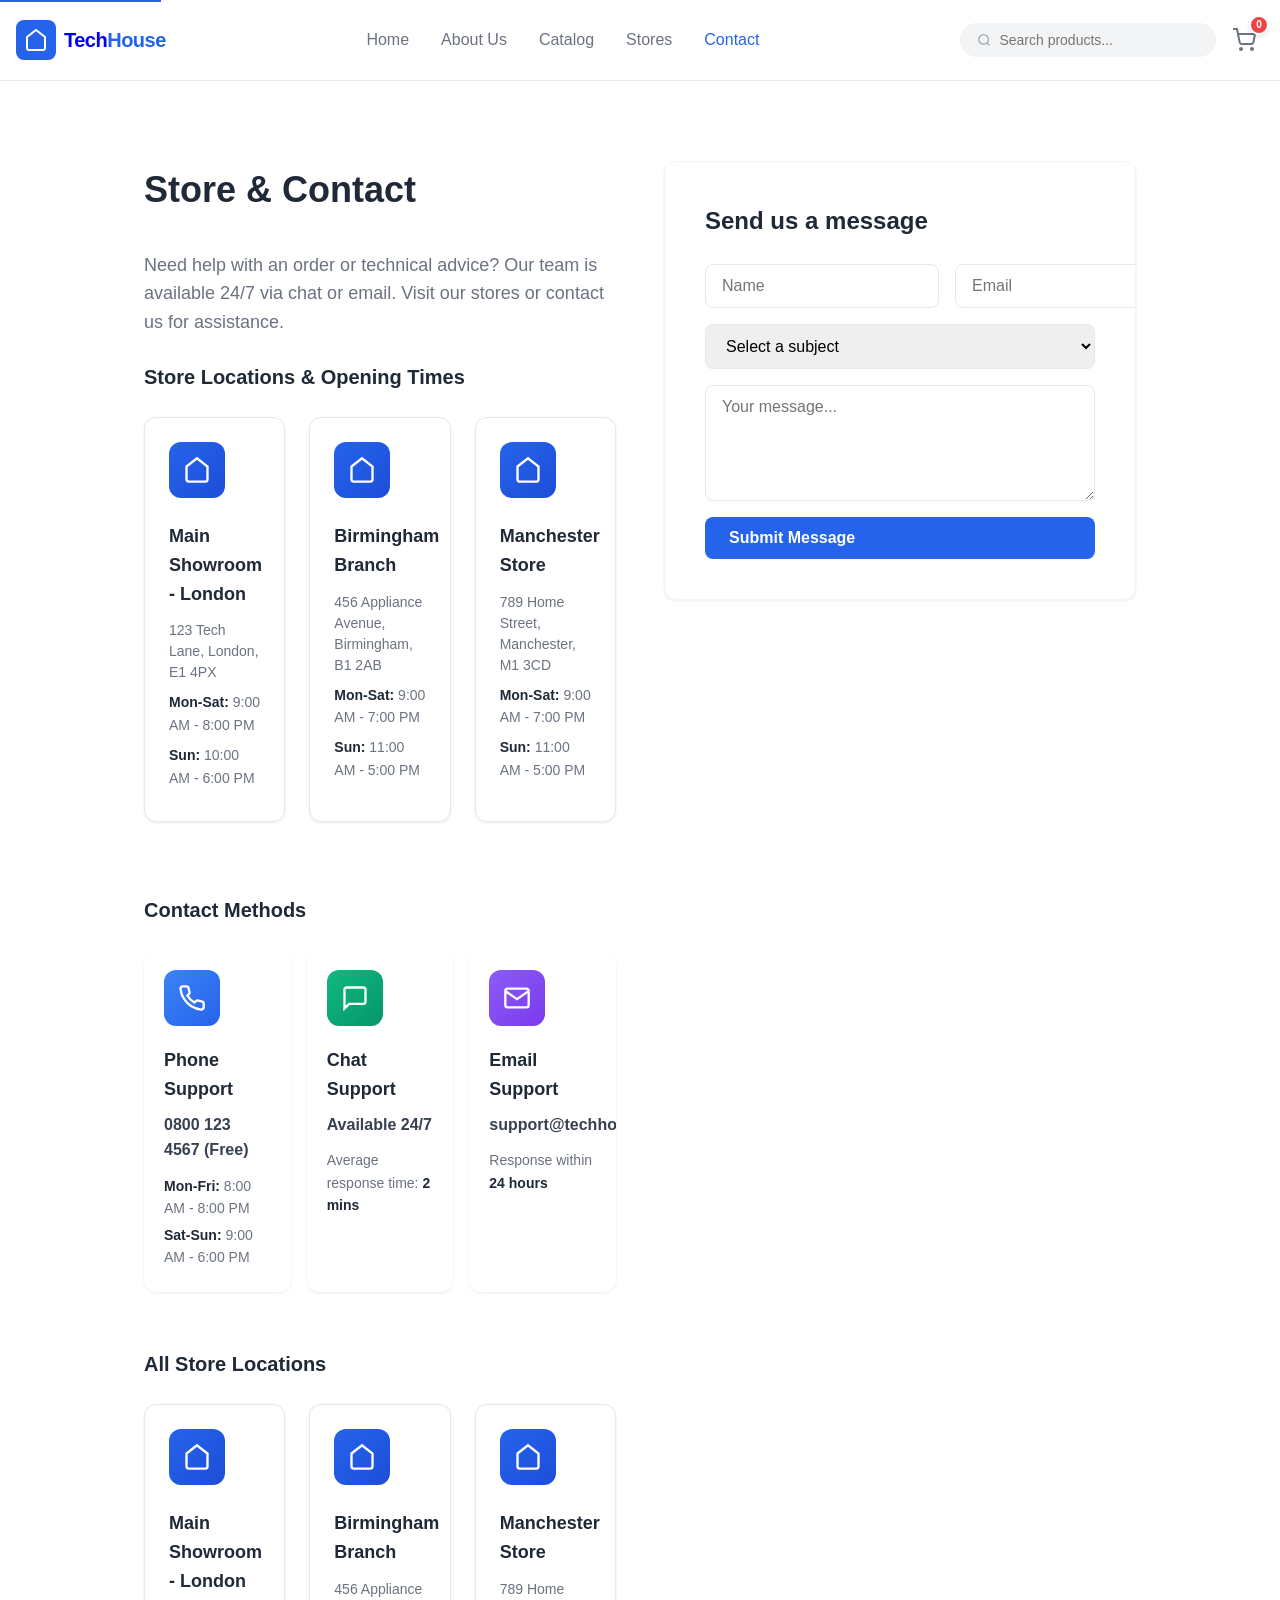
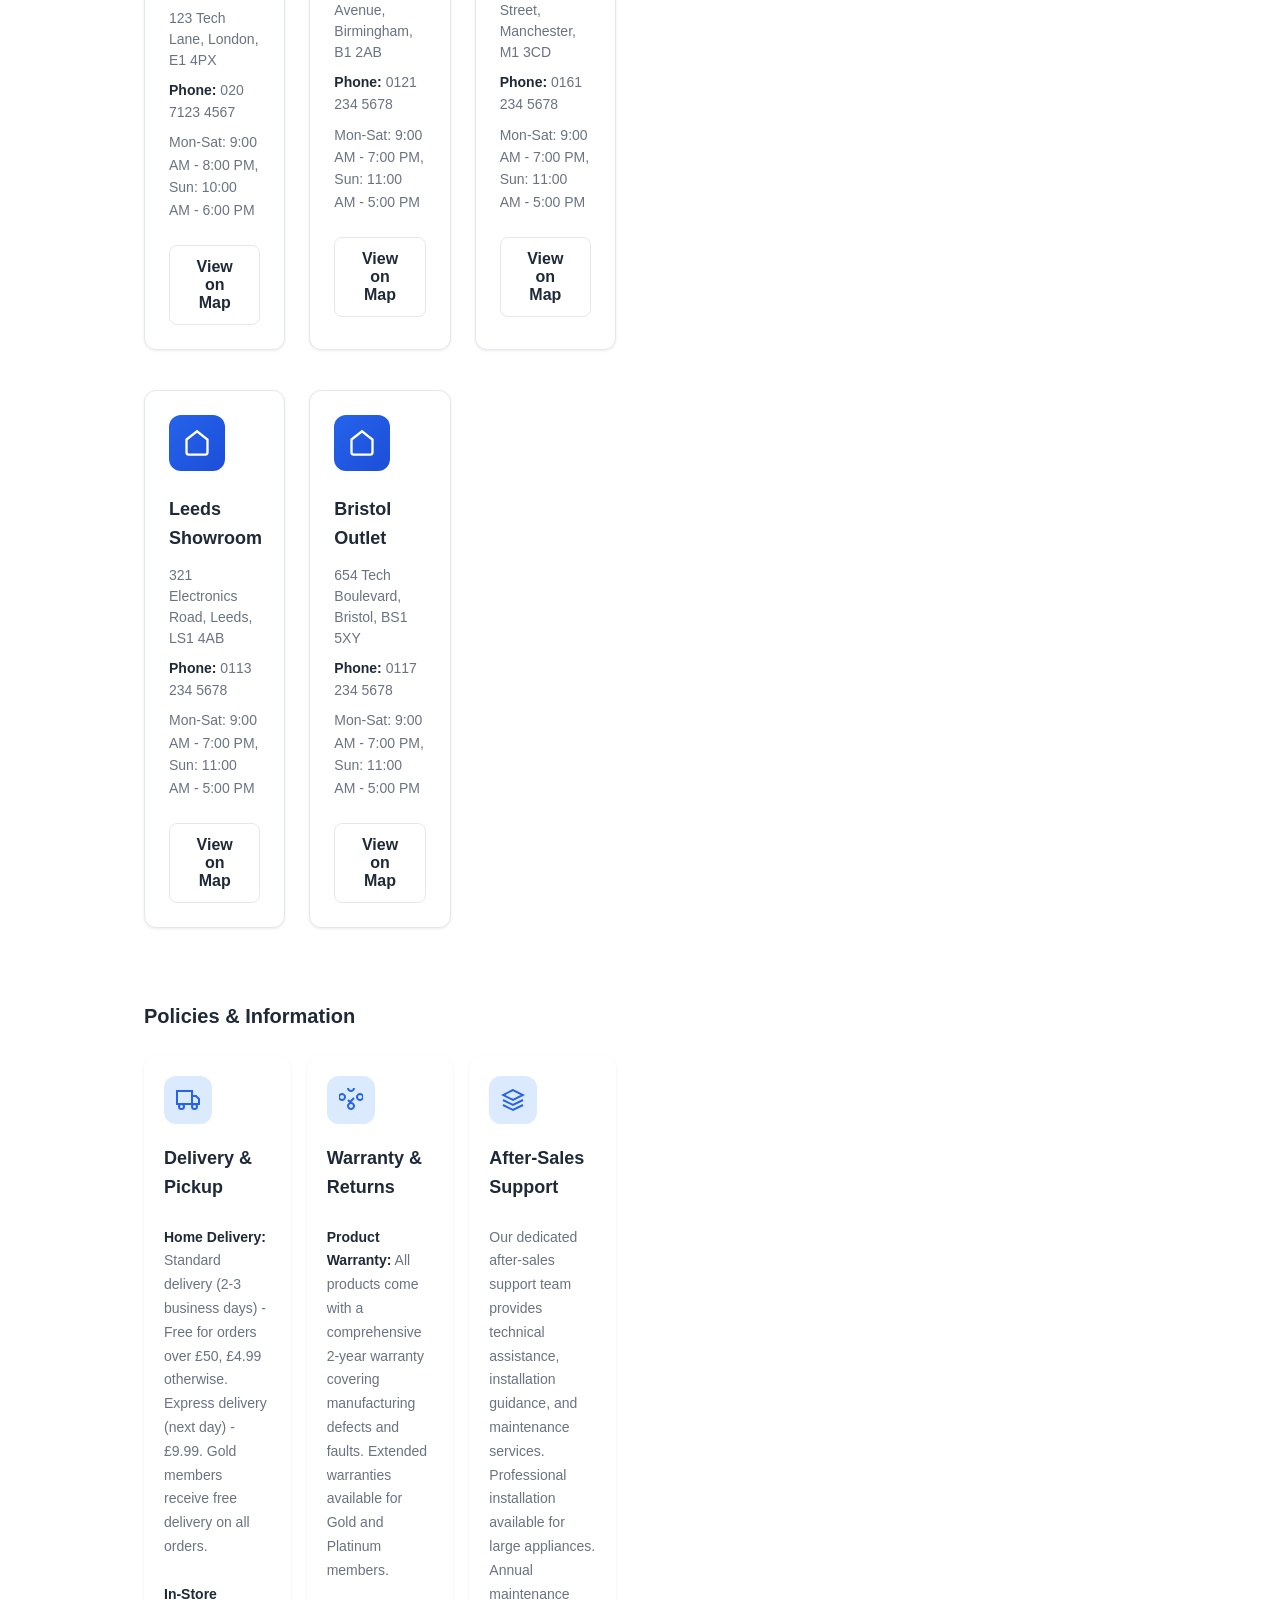
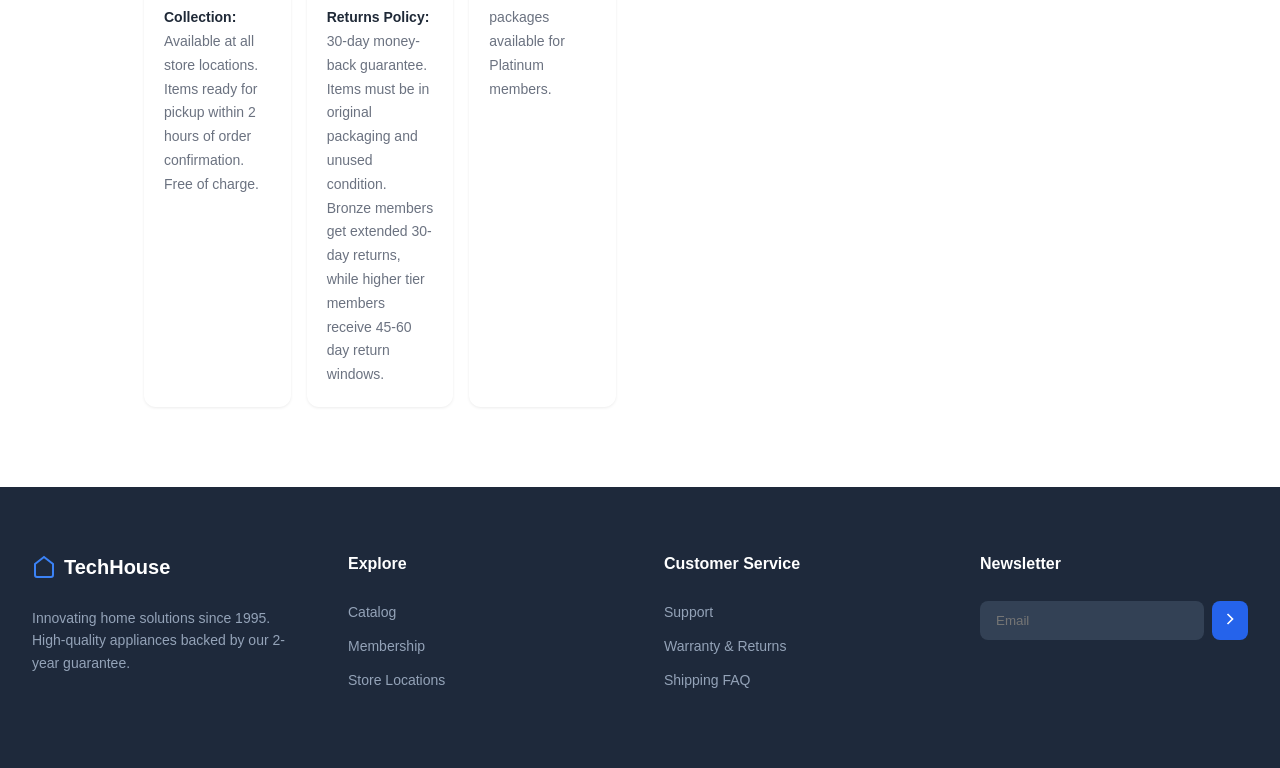
<file: techhouse/support.html>
<!DOCTYPE html>
<html lang="en">
<head>
    <meta charset="UTF-8">
    <meta name="viewport" content="width=device-width, initial-scale=1.0">
    <title>Store & Contact - TechHouse</title>
    <meta name="description" content="Contact Tech House support, find store locations, learn about delivery options, warranty information, and return policies.">
    <link rel="stylesheet" href="styles.css">
    <script src="script.js" defer></script>
</head>
<body>
    <a href="#main-content" class="skip-link">Skip to main content</a>
    <!-- Header -->
    <header class="header">
        <div class="container header-content">
            <a href="index.html" class="logo">
                <div class="logo-icon">
                    <svg width="24" height="24" viewBox="0 0 24 24" fill="none" stroke="currentColor" stroke-width="2">
                        <path d="M3 9l9-7 9 7v11a2 2 0 0 1-2 2H5a2 2 0 0 1-2-2z"></path>
                    </svg>
                </div>
                <span class="logo-text">Tech<span class="logo-accent">House</span></span>
            </a>

            <nav class="nav desktop-nav" role="navigation" aria-label="Main navigation">
                <a href="index.html" class="nav-link">Home</a>
                <a href="index.html#about" class="nav-link">About Us</a>
                <a href="catalog.html" class="nav-link">Catalog</a>
                <a href="stores.html" class="nav-link">Stores</a>
                <a href="contact.html" class="nav-link active" aria-current="page">Contact</a>
            </nav>

            <div class="header-actions">
                <div class="search-box desktop-search">
                    <svg width="16" height="16" viewBox="0 0 24 24" fill="none" stroke="currentColor" stroke-width="2">
                        <circle cx="11" cy="11" r="8"></circle>
                        <path d="m21 21-4.35-4.35"></path>
                    </svg>
                    <input type="text" placeholder="Search products...">
                </div>
                <a href="basket.html" class="cart-btn">
                    <svg width="24" height="24" viewBox="0 0 24 24" fill="none" stroke="currentColor" stroke-width="2">
                        <circle cx="9" cy="21" r="1"></circle>
                        <circle cx="20" cy="21" r="1"></circle>
                        <path d="M1 1h4l2.68 13.39a2 2 0 0 0 2 1.61h9.72a2 2 0 0 0 2-1.61L23 6H6"></path>
                    </svg>
                    <span class="cart-count">0</span>
                </a>
            </div>
        </div>
    </header>

    <!-- Main Content -->
    <main class="main-content" id="main-content">
        <!-- Contact Section -->
        <section class="contact-section">
            <div class="container-medium">
                <div class="contact-grid">
                    <div class="contact-info">
                        <h1 class="page-title">Store & Contact</h1>
                        <p class="contact-description">Need help with an order or technical advice? Our team is available 24/7 via chat or email. Visit our stores or contact us for assistance.</p>
                        
                        <!-- Store Locations -->
                        <div style="margin-bottom: 2rem;">
                            <h3 style="font-size: 1.25rem; font-weight: 700; margin-bottom: 1.5rem;">Store Locations & Opening Times</h3>
                            <div class="store-locations-grid">
                                <div class="card store-card">
                                    <div class="store-icon">
                                        <svg width="28" height="28" viewBox="0 0 24 24" fill="none" stroke="currentColor" stroke-width="2">
                                            <path d="M3 9l9-7 9 7v11a2 2 0 0 1-2 2H5a2 2 0 0 1-2-2z"></path>
                                        </svg>
                                    </div>
                                    <div class="store-content">
                                        <h4>Main Showroom - London</h4>
                                        <p class="store-address">123 Tech Lane, London, E1 4PX</p>
                                        <div class="store-hours">
                                            <p><strong>Mon-Sat:</strong> 9:00 AM - 8:00 PM</p>
                                            <p><strong>Sun:</strong> 10:00 AM - 6:00 PM</p>
                                        </div>
                                    </div>
                                </div>
                                <div class="card store-card">
                                    <div class="store-icon">
                                        <svg width="28" height="28" viewBox="0 0 24 24" fill="none" stroke="currentColor" stroke-width="2">
                                            <path d="M3 9l9-7 9 7v11a2 2 0 0 1-2 2H5a2 2 0 0 1-2-2z"></path>
                                        </svg>
                                    </div>
                                    <div class="store-content">
                                        <h4>Birmingham Branch</h4>
                                        <p class="store-address">456 Appliance Avenue, Birmingham, B1 2AB</p>
                                        <div class="store-hours">
                                            <p><strong>Mon-Sat:</strong> 9:00 AM - 7:00 PM</p>
                                            <p><strong>Sun:</strong> 11:00 AM - 5:00 PM</p>
                                        </div>
                                    </div>
                                </div>
                                <div class="card store-card">
                                    <div class="store-icon">
                                        <svg width="28" height="28" viewBox="0 0 24 24" fill="none" stroke="currentColor" stroke-width="2">
                                            <path d="M3 9l9-7 9 7v11a2 2 0 0 1-2 2H5a2 2 0 0 1-2-2z"></path>
                                        </svg>
                                    </div>
                                    <div class="store-content">
                                        <h4>Manchester Store</h4>
                                        <p class="store-address">789 Home Street, Manchester, M1 3CD</p>
                                        <div class="store-hours">
                                            <p><strong>Mon-Sat:</strong> 9:00 AM - 7:00 PM</p>
                                            <p><strong>Sun:</strong> 11:00 AM - 5:00 PM</p>
                                        </div>
                                    </div>
                                </div>
                            </div>
                        </div>

                        <!-- Contact Methods -->
                        <div style="margin-bottom: 2rem;">
                            <h3 style="font-size: 1.25rem; font-weight: 700; margin-bottom: 1.5rem;">Contact Methods</h3>
                            <div class="contact-methods-grid">
                                <div class="card contact-method-card">
                                    <div class="contact-method-icon" style="background: linear-gradient(135deg, #3b82f6 0%, #2563eb 100%);">
                                        <svg width="28" height="28" viewBox="0 0 24 24" fill="none" stroke="currentColor" stroke-width="2">
                                            <path d="M22 16.92v3a2 2 0 0 1-2.18 2 19.79 19.79 0 0 1-8.63-3.07 19.5 19.5 0 0 1-6-6 19.79 19.79 0 0 1-3.07-8.67A2 2 0 0 1 4.11 2h3a2 2 0 0 1 2 1.72 12.84 12.84 0 0 0 .7 2.81 2 2 0 0 1-.45 2.11L8.09 9.91a16 16 0 0 0 6 6l1.27-1.27a2 2 0 0 1 2.11-.45 12.84 12.84 0 0 0 2.81.7A2 2 0 0 1 22 16.92z"></path>
                                        </svg>
                                    </div>
                                    <div class="contact-method-content">
                                        <h4>Phone Support</h4>
                                        <p class="contact-method-detail">0800 123 4567 (Free)</p>
                                        <div class="contact-method-info">
                                            <p><strong>Mon-Fri:</strong> 8:00 AM - 8:00 PM</p>
                                            <p><strong>Sat-Sun:</strong> 9:00 AM - 6:00 PM</p>
                                        </div>
                                    </div>
                                </div>
                                <div class="card contact-method-card">
                                    <div class="contact-method-icon" style="background: linear-gradient(135deg, #10b981 0%, #059669 100%);">
                                        <svg width="28" height="28" viewBox="0 0 24 24" fill="none" stroke="currentColor" stroke-width="2">
                                            <path d="M21 15a2 2 0 0 1-2 2H7l-4 4V5a2 2 0 0 1 2-2h14a2 2 0 0 1 2 2z"></path>
                                        </svg>
                                    </div>
                                    <div class="contact-method-content">
                                        <h4>Chat Support</h4>
                                        <p class="contact-method-detail">Available 24/7</p>
                                        <div class="contact-method-info">
                                            <p>Average response time: <strong>2 mins</strong></p>
                                        </div>
                                    </div>
                                </div>
                                <div class="card contact-method-card">
                                    <div class="contact-method-icon" style="background: linear-gradient(135deg, #8b5cf6 0%, #7c3aed 100%);">
                                        <svg width="28" height="28" viewBox="0 0 24 24" fill="none" stroke="currentColor" stroke-width="2">
                                            <path d="M4 4h16c1.1 0 2 .9 2 2v12c0 1.1-.9 2-2 2H4c-1.1 0-2-.9-2-2V6c0-1.1.9-2 2-2z"></path>
                                            <polyline points="22,6 12,13 2,6"></polyline>
                                        </svg>
                                    </div>
                                    <div class="contact-method-content">
                                        <h4>Email Support</h4>
                                        <p class="contact-method-detail">support@techhouse.co.uk</p>
                                        <div class="contact-method-info">
                                            <p>Response within <strong>24 hours</strong></p>
                                        </div>
                                    </div>
                                </div>
                            </div>
                        </div>

                        <!-- Store Locations Map -->
                        <div style="margin-bottom: 2rem;">
                            <h3 style="font-size: 1.25rem; font-weight: 700; margin-bottom: 1.5rem;">All Store Locations</h3>
                            <div id="store-locations" class="store-locations-grid">
                                <!-- Stores will be loaded via JavaScript -->
                            </div>
                        </div>

                        <!-- Policies -->
                        <div>
                            <h3 style="font-size: 1.25rem; font-weight: 700; margin-bottom: 1.5rem;">Policies & Information</h3>
                            <div class="policies-grid">
                                <div class="card policy-card">
                                    <div class="policy-icon">
                                        <svg width="24" height="24" viewBox="0 0 24 24" fill="none" stroke="#2563eb" stroke-width="2">
                                            <rect x="1" y="3" width="15" height="13"></rect>
                                            <polygon points="16 8 20 8 23 11 23 16 16 16 16 8"></polygon>
                                            <circle cx="5.5" cy="18.5" r="2.5"></circle>
                                            <circle cx="18.5" cy="18.5" r="2.5"></circle>
                                        </svg>
                                    </div>
                                    <h4>Delivery & Pickup</h4>
                                    <p>
                                        <strong>Home Delivery:</strong> Standard delivery (2-3 business days) - Free for orders over £50, £4.99 otherwise. Express delivery (next day) - £9.99. Gold members receive free delivery on all orders.<br><br>
                                        <strong>In-Store Collection:</strong> Available at all store locations. Items ready for pickup within 2 hours of order confirmation. Free of charge.
                                    </p>
                                </div>
                                <div class="card policy-card">
                                    <div class="policy-icon">
                                        <svg width="24" height="24" viewBox="0 0 24 24" fill="none" stroke="#2563eb" stroke-width="2">
                                            <path d="M9 12l2 2 4-4"></path>
                                            <path d="M21 12c-1 0-3-1-3-3s2-3 3-3 3 1 3 3-2 3-3 3"></path>
                                            <path d="M3 12c1 0 3-1 3-3s-2-3-3-3-3 1-3 3 2 3 3 3"></path>
                                            <path d="M12 21c-1 0-3-1-3-3s2-3 3-3 3 1 3 3-2 3-3 3"></path>
                                            <path d="M12 3c-1 0-3-1-3-3s2-3 3-3 3 1 3 3-2 3-3 3"></path>
                                        </svg>
                                    </div>
                                    <h4>Warranty & Returns</h4>
                                    <p>
                                        <strong>Product Warranty:</strong> All products come with a comprehensive 2-year warranty covering manufacturing defects and faults. Extended warranties available for Gold and Platinum members.<br><br>
                                        <strong>Returns Policy:</strong> 30-day money-back guarantee. Items must be in original packaging and unused condition. Bronze members get extended 30-day returns, while higher tier members receive 45-60 day return windows.
                                    </p>
                                </div>
                                <div class="card policy-card">
                                    <div class="policy-icon">
                                        <svg width="24" height="24" viewBox="0 0 24 24" fill="none" stroke="#2563eb" stroke-width="2">
                                            <path d="M12 2L2 7l10 5 10-5-10-5z"></path>
                                            <path d="M2 17l10 5 10-5"></path>
                                            <path d="M2 12l10 5 10-5"></path>
                                        </svg>
                                    </div>
                                    <h4>After-Sales Support</h4>
                                    <p>
                                        Our dedicated after-sales support team provides technical assistance, installation guidance, and maintenance services. Professional installation available for large appliances. Annual maintenance packages available for Platinum members.
                                    </p>
                                </div>
                            </div>
                        </div>
                    </div>
                    <div class="card contact-form">
                        <h3>Send us a message</h3>
                        <form aria-label="Contact form">
                            <div class="form-row">
                                <label for="contact-name" class="sr-only">Name</label>
                                <input type="text" id="contact-name" placeholder="Name" class="input" required aria-required="true">
                                <label for="contact-email" class="sr-only">Email</label>
                                <input type="email" id="contact-email" placeholder="Email" class="input" required aria-required="true">
                            </div>
                            <label for="contact-subject" class="sr-only">Subject</label>
                            <select id="contact-subject" class="input" required aria-required="true">
                                <option value="">Select a subject</option>
                                <option value="product">Product Enquiry</option>
                                <option value="technical">Technical Support</option>
                                <option value="order">Order Status</option>
                            </select>
                            <label for="contact-message" class="sr-only">Your message</label>
                            <textarea id="contact-message" placeholder="Your message..." rows="5" class="input" required aria-required="true"></textarea>
                            <button type="submit" class="btn btn-primary btn-full">Submit Message</button>
                        </form>
                    </div>
                </div>
            </div>
        </section>
    </main>

    <!-- Footer -->
    <footer class="footer">
        <div class="container footer-grid">
            <div class="footer-about">
                <div class="footer-logo">
                    <svg width="24" height="24" viewBox="0 0 24 24" fill="none" stroke="currentColor" stroke-width="2">
                        <path d="M3 9l9-7 9 7v11a2 2 0 0 1-2 2H5a2 2 0 0 1-2-2z"></path>
                    </svg>
                    <span>TechHouse</span>
                </div>
                <p>Innovating home solutions since 1995. High-quality appliances backed by our 2-year guarantee.</p>
            </div>
            <div class="footer-links">
                <h4>Explore</h4>
                <ul>
                    <li><a href="catalog.html">Catalog</a></li>
                    <li><a href="index.html#membership">Membership</a></li>
                    <li><a href="stores.html">Store Locations</a></li>
                </ul>
            </div>
            <div class="footer-links">
                <h4>Customer Service</h4>
                <ul>
                    <li><a href="contact.html">Support</a></li>
                    <li><a href="policies.html">Warranty & Returns</a></li>
                    <li><a href="faq.html">Shipping FAQ</a></li>
                </ul>
            </div>
            <div class="footer-newsletter">
                <h4>Newsletter</h4>
                <div class="newsletter-form">
                    <input type="email" placeholder="Email">
                    <button>
                        <svg width="20" height="20" viewBox="0 0 24 24" fill="none" stroke="currentColor" stroke-width="2">
                            <polyline points="9 18 15 12 9 6"></polyline>
                        </svg>
                    </button>
                </div>
            </div>
        </div>
    </footer>
    <script src="script.js"></script>
</body>
</html>
</file>
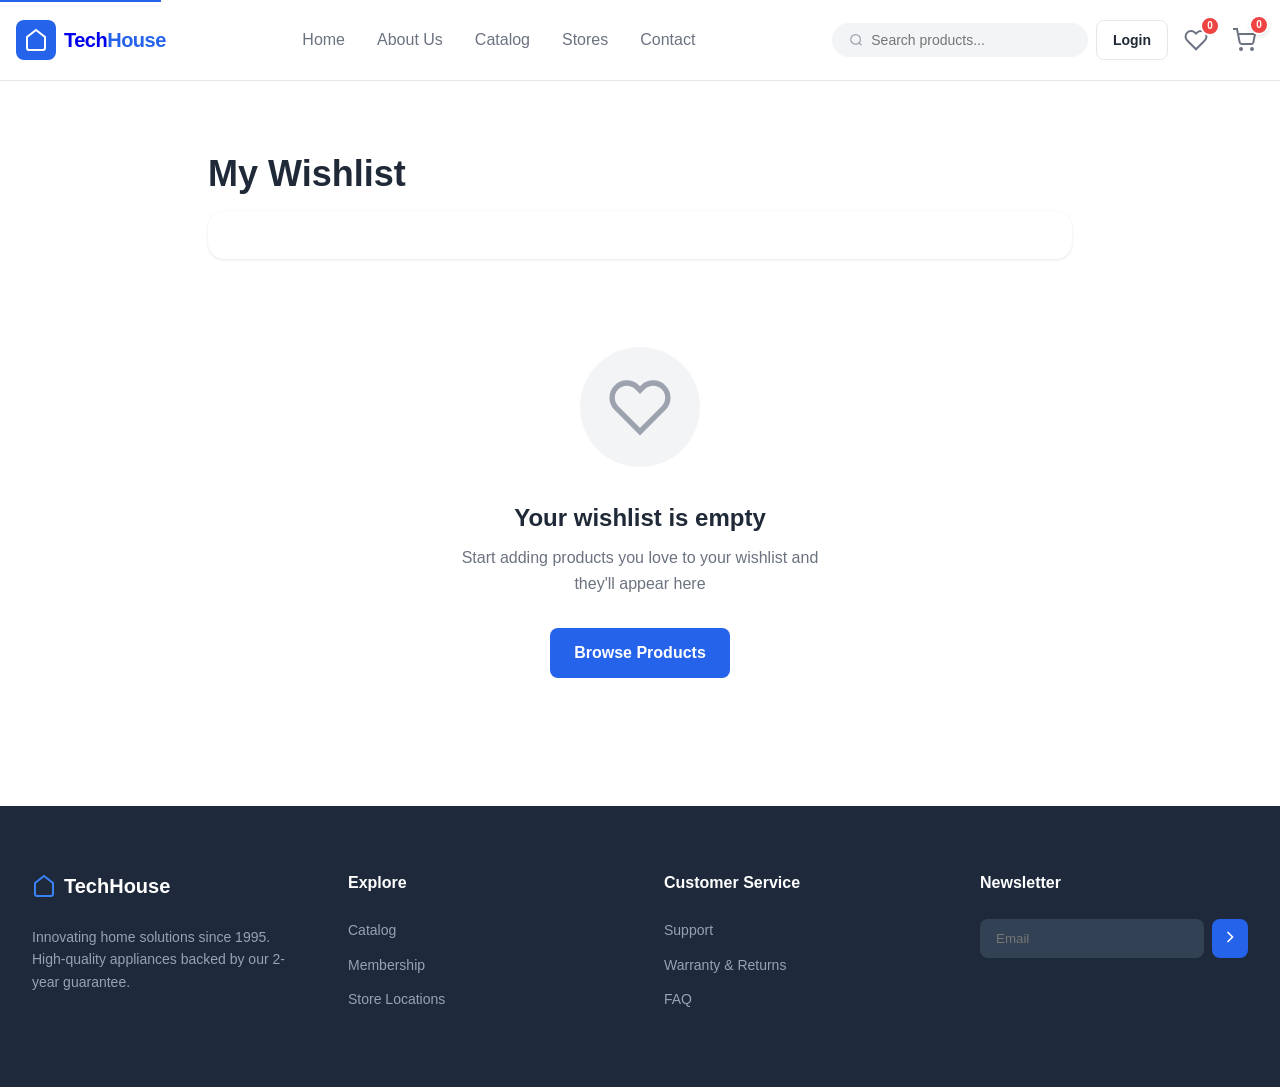
<file: techhouse/wishlist.html>
<!DOCTYPE html>
<html lang="en">
<head>
    <meta charset="UTF-8">
    <meta name="viewport" content="width=device-width, initial-scale=1.0">
    <title>Wishlist - TechHouse</title>
    <link rel="stylesheet" href="styles.css">
    <script src="script.js" defer></script>
</head>
<body>
    <a href="#main-content" class="skip-link">Skip to main content</a>
    <!-- Header -->
    <header class="header">
        <div class="container header-content">
            <a href="index.html" class="logo">
                <div class="logo-icon">
                    <svg width="24" height="24" viewBox="0 0 24 24" fill="none" stroke="currentColor" stroke-width="2">
                        <path d="M3 9l9-7 9 7v11a2 2 0 0 1-2 2H5a2 2 0 0 1-2-2z"></path>
                    </svg>
                </div>
                <span class="logo-text">Tech<span class="logo-accent">House</span></span>
            </a>

            <nav class="nav desktop-nav" role="navigation" aria-label="Main navigation">
                <a href="index.html" class="nav-link">Home</a>
                <a href="index.html#about" class="nav-link">About Us</a>
                <a href="catalog.html" class="nav-link">Catalog</a>
                <a href="stores.html" class="nav-link">Stores</a>
                <a href="contact.html" class="nav-link">Contact</a>
            </nav>

            <div class="header-actions">
                <div class="search-box desktop-search" role="search">
                    <label for="search-input" class="sr-only">Search products</label>
                    <svg width="16" height="16" viewBox="0 0 24 24" fill="none" stroke="currentColor" stroke-width="2" aria-hidden="true">
                        <circle cx="11" cy="11" r="8"></circle>
                        <path d="m21 21-4.35-4.35"></path>
                    </svg>
                    <input type="text" id="search-input" placeholder="Search products..." aria-label="Search products">
                </div>
                <a href="login.html" id="login-btn" class="btn btn-secondary" style="padding: 0.5rem 1rem; font-size: 0.875rem; display: none;">Login</a>
                <a href="profile.html" id="profile-btn" class="btn btn-secondary" style="padding: 0.5rem 1rem; font-size: 0.875rem; display: none;">Profile</a>
                <a href="wishlist.html" class="wishlist-btn-header" aria-label="Wishlist, 0 items">
                    <svg width="24" height="24" viewBox="0 0 24 24" fill="none" stroke="currentColor" stroke-width="2" aria-hidden="true">
                        <path d="M20.84 4.61a5.5 5.5 0 0 0-7.78 0L12 5.67l-1.06-1.06a5.5 5.5 0 0 0-7.78 7.78l1.06 1.06L12 21.23l7.78-7.78 1.06-1.06a5.5 5.5 0 0 0 0-7.78z"></path>
                    </svg>
                    <span class="wishlist-count" aria-live="polite">0</span>
                </a>
                <a href="basket.html" class="cart-btn" aria-label="Shopping cart, 0 items">
                    <svg width="24" height="24" viewBox="0 0 24 24" fill="none" stroke="currentColor" stroke-width="2" aria-hidden="true">
                        <circle cx="9" cy="21" r="1"></circle>
                        <circle cx="20" cy="21" r="1"></circle>
                        <path d="M1 1h4l2.68 13.39a2 2 0 0 0 2 1.61h9.72a2 2 0 0 0 2-1.61L23 6H6"></path>
                    </svg>
                    <span class="cart-count" aria-live="polite">0</span>
                </a>
            </div>
        </div>
    </header>

    <!-- Main Content -->
    <main class="main-content" id="main-content">
        <section class="cart-section">
            <div class="container-small">
                <h1 class="page-title">My Wishlist</h1>

                <!-- Wishlist Items -->
                <div class="cart-items" id="wishlist-items-container">
                    <!-- Wishlist items will be loaded dynamically -->
                </div>

                <div id="wishlist-empty" style="text-align: center; padding: 4rem 1rem; display: none;">
                    <div style="width: 120px; height: 120px; margin: 0 auto 2rem; background: #f3f4f6; border-radius: 50%; display: flex; align-items: center; justify-content: center;">
                        <svg width="64" height="64" viewBox="0 0 24 24" fill="none" stroke="currentColor" stroke-width="2" style="color: #9ca3af;">
                            <path d="M20.84 4.61a5.5 5.5 0 0 0-7.78 0L12 5.67l-1.06-1.06a5.5 5.5 0 0 0-7.78 7.78l1.06 1.06L12 21.23l7.78-7.78 1.06-1.06a5.5 5.5 0 0 0 0-7.78z"></path>
                        </svg>
                    </div>
                    <h2 style="color: #1f2937; font-size: 1.5rem; font-weight: 700; margin-bottom: 0.5rem;">Your wishlist is empty</h2>
                    <p style="color: #6b7280; font-size: 1rem; margin-bottom: 2rem; max-width: 400px; margin-left: auto; margin-right: auto;">Start adding products you love to your wishlist and they'll appear here</p>
                    <a href="catalog.html" class="btn btn-primary">Browse Products</a>
                </div>
            </div>
        </section>
    </main>

    <!-- Footer -->
    <footer class="footer">
        <div class="container footer-grid">
            <div class="footer-about">
                <div class="footer-logo">
                    <svg width="24" height="24" viewBox="0 0 24 24" fill="none" stroke="currentColor" stroke-width="2">
                        <path d="M3 9l9-7 9 7v11a2 2 0 0 1-2 2H5a2 2 0 0 1-2-2z"></path>
                    </svg>
                    <span>TechHouse</span>
                </div>
                <p>Innovating home solutions since 1995. High-quality appliances backed by our 2-year guarantee.</p>
            </div>
            <div class="footer-links">
                <h4>Explore</h4>
                <ul>
                    <li><a href="catalog.html">Catalog</a></li>
                    <li><a href="index.html#membership">Membership</a></li>
                    <li><a href="stores.html">Store Locations</a></li>
                </ul>
            </div>
            <div class="footer-links">
                <h4>Customer Service</h4>
                <ul>
                    <li><a href="contact.html">Support</a></li>
                    <li><a href="policies.html">Warranty & Returns</a></li>
                    <li><a href="faq.html">FAQ</a></li>
                </ul>
            </div>
            <div class="footer-newsletter">
                <h4>Newsletter</h4>
                <div class="newsletter-form">
                    <input type="email" placeholder="Email">
                    <button>
                        <svg width="20" height="20" viewBox="0 0 24 24" fill="none" stroke="currentColor" stroke-width="2">
                            <polyline points="9 18 15 12 9 6"></polyline>
                        </svg>
                    </button>
                </div>
            </div>
        </div>
    </footer>

    <script>
        function loadWishlistItems() {
            const wishlist = JSON.parse(localStorage.getItem('wishlist')) || [];
            const container = document.getElementById('wishlist-items-container');
            const emptyState = document.getElementById('wishlist-empty');
            
            // Update wishlist count in header
            if (typeof updateWishlistCount === 'function') {
                updateWishlistCount();
            }
            
            if (wishlist.length === 0) {
                container.innerHTML = '';
                emptyState.style.display = 'block';
                return;
            }
            
            emptyState.style.display = 'none';
            
            // Escape HTML to prevent XSS
            const escapeHtml = (text) => {
                const div = document.createElement('div');
                div.textContent = text;
                return div.innerHTML;
            };
            
            container.innerHTML = wishlist.map(item => {
                const escapedName = escapeHtml(item.name);
                const escapedPrice = escapeHtml(item.price);
                const escapedImage = escapeHtml(item.image);
                const escapedId = escapeHtml(item.id);
                
                return `
                <div class="cart-item" data-product-id="${escapedId}">
                    <a href="product-detail.html" class="cart-item-image">
                        <img src="${escapedImage}" alt="${escapedName}" onerror="this.src='https://via.placeholder.com/150?text=No+Image'">
                    </a>
                    <div class="cart-item-info">
                        <h3 class="cart-item-name">${escapedName}</h3>
                        <p class="cart-item-price">${escapedPrice}</p>
                    </div>
                    <div class="cart-item-actions">
                        <button class="btn btn-primary" onclick="addToCart('${escapedId}', '${escapedName.replace(/'/g, "\\'")}', '${escapedPrice}', '${escapedImage}'); if(typeof showNotification === 'function') showNotification('Added to cart');">
                            Add to Cart
                        </button>
                        <button class="btn btn-secondary" onclick="removeFromWishlist('${escapedId}'); loadWishlistItems(); updateWishlistCount();" style="margin-top: 0.5rem;">
                            Remove
                        </button>
                    </div>
                </div>
            `;
            }).join('');
        }
        
        // Make function global
        window.loadWishlistItems = loadWishlistItems;
        
        document.addEventListener('DOMContentLoaded', () => {
            loadWishlistItems();
            
            // Listen for storage changes to update wishlist when items are added from other pages
            window.addEventListener('storage', () => {
                loadWishlistItems();
            });
        });
    </script>
</body>
</html>
</file>
<file: techhouse/styles.css>
/* Reset and Base Styles */
* {
    margin: 0;
    padding: 0;
    box-sizing: border-box;
}

/* Accessibility */
.sr-only {
    position: absolute;
    width: 1px;
    height: 1px;
    padding: 0;
    margin: -1px;
    overflow: hidden;
    clip: rect(0, 0, 0, 0);
    white-space: nowrap;
    border-width: 0;
}

/* Focus styles for keyboard navigation */
a:focus,
button:focus,
input:focus,
select:focus,
textarea:focus {
    outline: 2px solid #2563eb;
    outline-offset: 2px;
}

/* Skip to main content link */
.skip-link {
    position: absolute;
    top: -40px;
    left: 0;
    background: #2563eb;
    color: white;
    padding: 8px;
    text-decoration: none;
    z-index: 100;
}

.skip-link:focus {
    top: 0;
}

html {
    scroll-behavior: smooth;
}

body {
    font-family: -apple-system, BlinkMacSystemFont, 'Segoe UI', Roboto, 'Helvetica Neue', Arial, sans-serif;
    line-height: 1.6;
    color: #1f2937;
    background: #ffffff;
}

/* Container Utilities */
.container {
    max-width: 1280px;
    margin: 0 auto;
    padding: 0 1rem;
}

.container-medium {
    max-width: 1024px;
    margin: 0 auto;
    padding: 0 1rem;
}

.container-small {
    max-width: 896px;
    margin: 0 auto;
    padding: 0 1rem;
}

/* Header */
.header {
    position: sticky;
    top: 0;
    z-index: 50;
    background: white;
    border-bottom: 1px solid #e5e7eb;
}

.header-content {
    height: 5rem;
    display: flex;
    align-items: center;
    justify-content: space-between;
    position: relative;
}

@media (max-width: 767px) {
    .header-content {
        height: 4rem;
    }
}

.logo {
    display: flex;
    align-items: center;
    gap: 0.5rem;
    cursor: pointer;
    text-decoration: none;
}

.logo-icon {
    width: 2.5rem;
    height: 2.5rem;
    background: #2563eb;
    border-radius: 0.5rem;
    display: flex;
    align-items: center;
    justify-content: center;
    color: white;
}

.logo-text {
    font-size: 1.25rem;
    font-weight: 700;
    letter-spacing: -0.025em;
}

@media (max-width: 767px) {
    .logo-text {
        font-size: 1.125rem;
    }
    
    .logo-icon {
        width: 2rem;
        height: 2rem;
    }
}

.logo-accent {
    color: #2563eb;
}

.nav {
    display: flex;
    align-items: center;
    gap: 2rem;
}

.desktop-nav {
    display: none;
}

@media (min-width: 768px) {
    .desktop-nav {
        display: flex;
    }
}

.nav-link {
    font-weight: 500;
    color: #6b7280;
    text-decoration: none;
    transition: color 0.2s;
    position: relative;
}

.nav-link:hover {
    color: #2563eb;
}

.nav-link.active {
    color: #2563eb;
}

.header-actions {
    display: flex;
    align-items: center;
    gap: 0.5rem;
}

@media (max-width: 767px) {
    .header-actions {
        gap: 0.25rem;
    }
}

/* Mobile Menu Toggle */
.mobile-menu-toggle {
    display: none;
    background: none;
    border: none;
    padding: 0.5rem;
    cursor: pointer;
    color: #1f2937;
    z-index: 60;
}

@media (max-width: 767px) {
    .mobile-menu-toggle {
        display: flex;
        align-items: center;
        justify-content: center;
    }
}

.mobile-menu-toggle svg {
    width: 24px;
    height: 24px;
}

/* Mobile Menu */
.mobile-nav {
    position: fixed;
    top: 0;
    left: 0;
    right: 0;
    bottom: 0;
    background: rgba(0, 0, 0, 0.5);
    z-index: 100;
    opacity: 0;
    visibility: hidden;
    transition: opacity 0.3s, visibility 0.3s;
    display: block;
}

.mobile-nav.active {
    opacity: 1;
    visibility: visible;
}

.mobile-nav-content {
    position: fixed;
    top: 0;
    left: 0;
    width: 280px;
    max-width: 85%;
    height: 100%;
    background: white;
    padding: 1.5rem;
    transform: translateX(-100%);
    transition: transform 0.3s;
    overflow-y: auto;
    box-shadow: 2px 0 10px rgba(0, 0, 0, 0.1);
}

.mobile-nav.active .mobile-nav-content {
    transform: translateX(0);
}

.mobile-nav-header {
    display: flex;
    justify-content: space-between;
    align-items: center;
    margin-bottom: 2rem;
    padding-bottom: 1rem;
    border-bottom: 1px solid #e5e7eb;
}

.mobile-nav-close {
    background: none;
    border: none;
    padding: 0.5rem;
    cursor: pointer;
    color: #6b7280;
    display: flex;
    align-items: center;
    justify-content: center;
}

.mobile-nav-links {
    display: flex;
    flex-direction: column;
    gap: 0.5rem;
}

.mobile-nav-link {
    padding: 0.75rem 1rem;
    color: #1f2937;
    text-decoration: none;
    font-weight: 500;
    border-radius: 0.5rem;
    transition: background 0.2s;
}

.mobile-nav-link:hover,
.mobile-nav-link.active {
    background: #f3f4f6;
    color: #2563eb;
}

.mobile-search {
    margin-top: 1rem;
    padding-top: 1rem;
    border-top: 1px solid #e5e7eb;
}

.mobile-search .search-box {
    display: flex;
    width: 100%;
}

.search-box {
    display: none;
    align-items: center;
    background: #f3f4f6;
    border-radius: 9999px;
    padding: 0.5rem 1rem;
    width: 16rem;
    border: 1px solid transparent;
    transition: all 0.2s;
}

.search-box:focus-within {
    border-color: #2563eb;
    background: white;
}

.desktop-search {
    display: none;
}

@media (min-width: 1024px) {
    .desktop-search {
        display: flex;
    }
}

.mobile-search-toggle {
    display: none;
    background: none;
    border: none;
    padding: 0.5rem;
    cursor: pointer;
    color: #6b7280;
}

@media (max-width: 1023px) {
    .mobile-search-toggle {
        display: flex;
        align-items: center;
        justify-content: center;
    }
}

.mobile-search-toggle svg {
    width: 20px;
    height: 20px;
}

.search-box svg {
    color: #9ca3af;
    margin-right: 0.5rem;
}

.search-box input {
    background: transparent;
    border: none;
    outline: none;
    width: 100%;
    font-size: 0.875rem;
}

.cart-btn {
    position: relative;
    padding: 0.5rem;
    color: #6b7280;
    background: none;
    border: none;
    cursor: pointer;
    transition: all 0.2s;
    outline: none;
    text-decoration: none;
    display: flex;
    align-items: center;
    justify-content: center;
    border-radius: 0.5rem;
}

.cart-btn:hover,
.cart-btn:focus {
    color: #2563eb;
    background: #f3f4f6;
    outline: none;
    transform: translateY(-1px);
}

.cart-btn:focus-visible {
    outline: 2px solid #2563eb;
    outline-offset: 2px;
}

.cart-count {
    position: absolute;
    top: 0;
    right: 0;
    background: #ef4444;
    color: white;
    font-size: 0.625rem;
    font-weight: 700;
    min-width: 1.25rem;
    height: 1.25rem;
    display: flex;
    align-items: center;
    justify-content: center;
    border-radius: 9999px;
    border: 2px solid white;
    padding: 0 4px;
    transform: translate(25%, -25%);
    box-shadow: 0 2px 4px rgba(0, 0, 0, 0.1);
}

.wishlist-btn-header {
    position: relative;
    padding: 0.5rem;
    color: #6b7280;
    background: none;
    border: none;
    cursor: pointer;
    transition: color 0.2s;
    text-decoration: none;
    display: flex;
    align-items: center;
    justify-content: center;
    outline: none;
}

.wishlist-btn-header:hover,
.wishlist-btn-header:focus {
    color: #ef4444;
    outline: none;
}

.wishlist-btn-header:focus-visible {
    outline: 2px solid #2563eb;
    outline-offset: 2px;
}

.wishlist-count {
    position: absolute;
    top: -0.25rem;
    right: -0.25rem;
    background: #ef4444;
    color: white;
    font-size: 0.625rem;
    font-weight: 700;
    width: 1.25rem;
    height: 1.25rem;
    display: flex;
    align-items: center;
    justify-content: center;
    border-radius: 9999px;
    border: 2px solid white;
}

.wishlist-btn {
    padding: 0.5rem;
    background: transparent;
    color: #6b7280;
    border: none;
    border-radius: 0.375rem;
    cursor: pointer;
    transition: all 0.2s;
    display: flex;
    align-items: center;
    justify-content: center;
    min-width: 36px;
    height: 36px;
    outline: none;
}

.wishlist-btn:hover,
.wishlist-btn:focus {
    color: #ef4444;
    outline: none;
    transform: scale(1.1);
}

.wishlist-btn:focus-visible {
    outline: 2px solid #2563eb;
    outline-offset: 2px;
}

.wishlist-btn.active {
    color: #ef4444;
}

.wishlist-btn.active svg {
    fill: #ef4444;
}

/* Main Content */
.main-content {
    min-height: calc(100vh - 5rem - 300px);
}

/* Hero Section */
.hero {
    background: white;
    padding: 5rem 1rem;
}

@media (max-width: 767px) {
    .hero {
        padding: 3rem 1rem;
    }
}

.hero-grid {
    display: grid;
    grid-template-columns: 1fr;
    gap: 3rem;
    align-items: center;
}

@media (min-width: 1024px) {
    .hero-grid {
        grid-template-columns: 1fr 1fr;
    }
}

.hero-content {
    display: flex;
    flex-direction: column;
    gap: 2rem;
}

.badge {
    display: inline-block;
    padding: 0.5rem 1rem;
    border-radius: 9999px;
    font-size: 0.875rem;
    font-weight: 600;
    width: fit-content;
}

.badge-primary {
    background: #dbeafe;
    color: #2563eb;
}

.hero-title {
    font-size: 2rem;
    font-weight: 800;
    line-height: 1.1;
}

@media (min-width: 640px) {
    .hero-title {
        font-size: 2.5rem;
    }
}

@media (min-width: 1024px) {
    .hero-title {
        font-size: 4.5rem;
    }
}

.text-accent {
    color: #2563eb;
}

.hero-description {
    font-size: 1rem;
    color: #6b7280;
    max-width: 32rem;
}

@media (min-width: 768px) {
    .hero-description {
        font-size: 1.125rem;
    }
}

.hero-buttons {
    display: flex;
    gap: 1rem;
    flex-wrap: wrap;
}

@media (max-width: 767px) {
    .hero-buttons {
        flex-direction: column;
    }
    
    .hero-buttons .btn {
        width: 100%;
        justify-content: center;
    }
}

.btn {
    padding: 0.75rem 1.5rem;
    border-radius: 0.5rem;
    font-weight: 600;
    border: none;
    cursor: pointer;
    display: inline-flex;
    align-items: center;
    gap: 0.5rem;
    transition: all 0.2s;
    font-size: 1rem;
    text-decoration: none;
}

.btn-primary {
    background: #2563eb;
    color: white;
}

.btn-primary:hover {
    background: #1d4ed8;
    transform: translateY(-2px);
    box-shadow: 0 10px 25px rgba(37, 99, 235, 0.3);
}

.btn-secondary {
    background: white;
    border: 1px solid #e5e7eb;
    color: #1f2937;
}

.btn-secondary:hover {
    border-color: #2563eb;
}

.btn-full {
    width: 100%;
}

.btn-large {
    padding: 1.25rem 2rem;
    font-size: 1.125rem;
}

.hero-image {
    position: relative;
    border-radius: 1.5rem;
    overflow: hidden;
    box-shadow: 0 25px 50px -12px rgba(0, 0, 0, 0.25);
}

@media (max-width: 1023px) {
    .hero-image {
        width: 100% !important;
        max-width: 100%;
    }
}

.hero-image img {
    width: 100%;
    height: 100%;
    object-fit: cover;
}

/* Featured Section */
.featured {
    padding: 5rem 1rem;
}

@media (max-width: 767px) {
    .featured {
        padding: 3rem 1rem;
    }
}

.section-title {
    font-size: 1.5rem;
    font-weight: 700;
    margin-bottom: 2rem;
}

@media (min-width: 768px) {
    .section-title {
        font-size: 1.875rem;
        margin-bottom: 2.5rem;
    }
}

.products-grid {
    display: grid;
    grid-template-columns: 1fr;
    gap: 1.5rem;
}

@media (min-width: 640px) {
    .products-grid {
        grid-template-columns: repeat(2, 1fr);
    }
}

@media (min-width: 1024px) {
    .products-grid {
        grid-template-columns: repeat(4, 1fr);
        gap: 1.25rem;
    }
}

@media (min-width: 1280px) {
    .products-grid {
        grid-template-columns: repeat(5, 1fr);
    }
}

@media (max-width: 768px) {
    .filter-sidebar {
        display: none;
    }
    
    .container > div[style*="grid-template-columns: 250px"] {
        grid-template-columns: 1fr !important;
    }
    
    .products-header {
        flex-direction: column;
        gap: 1rem;
    }
    
    .category-filters {
        flex-wrap: wrap;
        gap: 0.5rem;
    }
    
    .category-btn {
        font-size: 0.75rem;
        padding: 0.375rem 0.75rem;
    }
}

.card {
    background: white;
    border-radius: 0.75rem;
    overflow: hidden;
    box-shadow: 0 1px 3px rgba(0, 0, 0, 0.08);
    transition: all 0.3s;
    border: 1px solid #f3f4f6;
}

.card:hover {
    box-shadow: 0 8px 20px rgba(0, 0, 0, 0.12);
    transform: translateY(-2px);
    border-color: #e5e7eb;
}

.product-card {
    display: flex;
    flex-direction: column;
    height: 100%;
}

.product-image {
    position: relative;
    aspect-ratio: 4/3;
    cursor: pointer;
    overflow: hidden;
    display: block;
    text-decoration: none;
    background: #f9fafb;
}

.product-image img {
    width: 100%;
    height: 100%;
    object-fit: cover;
    transition: transform 0.5s;
}

.product-card:hover .product-image img {
    transform: scale(1.05);
}

.product-badge {
    position: absolute;
    top: 0.5rem;
    left: 0.5rem;
    background: #ef4444;
    color: white;
    padding: 0.2rem 0.6rem;
    border-radius: 9999px;
    font-size: 0.625rem;
    font-weight: 700;
    z-index: 10;
}

.product-info {
    padding: 0.75rem;
    display: flex;
    flex-direction: column;
    flex-grow: 1;
}

.product-category {
    font-size: 0.625rem;
    font-weight: 700;
    color: #2563eb;
    text-transform: uppercase;
    letter-spacing: 0.05em;
    margin-bottom: 0.25rem;
}

.product-name {
    font-weight: 600;
    font-size: 0.9375rem;
    margin: 0.25rem 0 0.5rem;
    line-height: 1.3;
    display: -webkit-box;
    -webkit-line-clamp: 2;
    -webkit-box-orient: vertical;
    overflow: hidden;
    min-height: 2.4rem;
}

.product-description {
    font-size: 0.75rem;
    color: #6b7280;
    margin-bottom: 0.75rem;
    display: -webkit-box;
    -webkit-line-clamp: 2;
    -webkit-box-orient: vertical;
    overflow: hidden;
    line-height: 1.4;
    flex-grow: 1;
}

.product-footer {
    display: flex;
    justify-content: space-between;
    align-items: center;
    margin-top: auto;
    padding-top: 0.75rem;
    border-top: 1px solid #f3f4f6;
}

.product-price {
    font-size: 1rem;
    font-weight: 700;
    color: #1f2937;
}

.add-to-cart-btn {
    padding: 0.5rem;
    background: #2563eb;
    color: white;
    border: none;
    border-radius: 0.375rem;
    cursor: pointer;
    transition: all 0.2s;
    display: flex;
    align-items: center;
    justify-content: center;
    min-width: 36px;
    height: 36px;
    outline: none;
}

.add-to-cart-btn:hover,
.add-to-cart-btn:focus {
    background: #1d4ed8;
    transform: scale(1.05);
    outline: none;
}

.add-to-cart-btn:focus-visible {
    outline: 2px solid #2563eb;
    outline-offset: 2px;
}

/* Products Section */
.products-section {
    padding: 3rem 1rem;
}

.products-header {
    display: flex;
    flex-direction: column;
    gap: 1.5rem;
    margin-bottom: 3rem;
}

@media (min-width: 768px) {
    .products-header {
        flex-direction: row;
        justify-content: space-between;
        align-items: flex-end;
    }
}

.page-title {
    font-size: 1.75rem;
    font-weight: 700;
    margin-bottom: 0.5rem;
}

@media (min-width: 768px) {
    .page-title {
        font-size: 2.25rem;
    }
}

.products-count {
    color: #6b7280;
}

.category-filters {
    display: flex;
    flex-wrap: wrap;
    gap: 0.5rem;
}

.category-btn {
    padding: 0.5rem 1rem;
    border-radius: 9999px;
    font-size: 0.875rem;
    font-weight: 600;
    cursor: pointer;
    transition: all 0.2s;
    background: white;
    border: 1px solid #e5e7eb;
    color: #6b7280;
}

.category-btn:hover {
    border-color: #93c5fd;
}

.category-btn.active {
    background: #2563eb;
    color: white;
    box-shadow: 0 4px 6px rgba(37, 99, 235, 0.3);
    border-color: #2563eb;
}

/* Membership Section */
.membership-section {
    padding: 3rem 1rem;
}

@media (min-width: 768px) {
    .membership-section {
        padding: 5rem 1rem;
    }
}

.membership-header {
    text-align: center;
    margin-bottom: 4rem;
}

.membership-description {
    color: #6b7280;
    max-width: 42rem;
    margin: 0 auto;
}

.membership-grid {
    display: grid;
    grid-template-columns: 1fr;
    gap: 2rem;
}

@media (min-width: 768px) {
    .membership-grid {
        grid-template-columns: repeat(2, 1fr);
    }
}

@media (min-width: 1024px) {
    .membership-grid {
        grid-template-columns: repeat(4, 1fr);
    }
}

.membership-card {
    background: white;
    border-radius: 1rem;
    padding: 2rem;
    box-shadow: 0 1px 3px rgba(0, 0, 0, 0.1);
    display: flex;
    flex-direction: column;
    align-items: center;
    transition: transform 0.3s;
}

.membership-card:hover {
    transform: translateY(-8px);
}

.membership-icon {
    width: 4rem;
    height: 4rem;
    border-radius: 9999px;
    display: flex;
    align-items: center;
    justify-content: center;
    color: white;
    margin-bottom: 1.5rem;
    transition: transform 0.3s;
}

.membership-card:hover .membership-icon {
    transform: scale(1.1);
}

.membership-name {
    font-size: 1.5rem;
    font-weight: 700;
    margin-bottom: 0.5rem;
}

.membership-price {
    font-size: 1.875rem;
    font-weight: 800;
    color: #2563eb;
    margin-bottom: 2rem;
}

.membership-benefits {
    list-style: none;
    width: 100%;
    margin-bottom: 2.5rem;
    flex-grow: 1;
}

.membership-benefits li {
    display: flex;
    align-items: center;
    gap: 0.75rem;
    font-size: 0.875rem;
    color: #6b7280;
    margin-bottom: 1rem;
    text-align: left;
}

.membership-benefits svg {
    width: 1rem;
    height: 1rem;
    color: #10b981;
    flex-shrink: 0;
}

/* Contact Section */
.contact-section {
    padding: 3rem 1rem;
}

@media (min-width: 768px) {
    .contact-section {
        padding: 5rem 1rem;
    }
}

.contact-grid {
    display: grid;
    grid-template-columns: 1fr;
    gap: 2rem;
    align-items: start;
}

@media (min-width: 1024px) {
    .contact-grid {
        grid-template-columns: 1fr 1fr;
        gap: 3rem;
    }
}

.contact-info {
    display: flex;
    flex-direction: column;
    gap: 1.5rem;
}

.contact-description {
    font-size: 1.125rem;
    color: #6b7280;
}

.contact-cards {
    display: flex;
    flex-direction: column;
    gap: 1.5rem;
}

.contact-card {
    display: flex;
    gap: 1rem;
    padding: 1.5rem;
    align-items: flex-start;
}

.contact-icon {
    padding: 0.75rem;
    background: #dbeafe;
    color: #2563eb;
    border-radius: 0.75rem;
}

.contact-card h4 {
    font-weight: 700;
    margin-bottom: 0.25rem;
}

.contact-card p {
    font-size: 0.875rem;
    color: #6b7280;
}

/* Store Locations Grid */
.store-locations-grid {
    display: grid;
    grid-template-columns: 1fr;
    gap: 1.5rem;
}

@media (min-width: 768px) {
    .store-locations-grid {
        grid-template-columns: repeat(2, 1fr);
    }
}

@media (min-width: 1024px) {
    .store-locations-grid {
        grid-template-columns: repeat(3, 1fr);
    }
}

.store-card {
    padding: 1.5rem;
    display: flex;
    flex-direction: column;
    gap: 1rem;
    transition: transform 0.3s, box-shadow 0.3s;
    border: 1px solid #e5e7eb;
}

.store-card:hover {
    transform: translateY(-4px);
    box-shadow: 0 10px 25px rgba(0, 0, 0, 0.1);
}

.store-icon {
    width: 3.5rem;
    height: 3.5rem;
    background: linear-gradient(135deg, #2563eb 0%, #1d4ed8 100%);
    color: white;
    border-radius: 0.75rem;
    display: flex;
    align-items: center;
    justify-content: center;
    margin-bottom: 0.5rem;
}

.store-content h4 {
    font-size: 1.125rem;
    font-weight: 700;
    margin-bottom: 0.5rem;
    color: #1f2937;
}

.store-address {
    font-size: 0.875rem;
    color: #6b7280;
    margin-bottom: 0.75rem;
    line-height: 1.5;
}

.store-hours {
    font-size: 0.875rem;
    color: #4b5563;
    line-height: 1.6;
}

.store-hours p {
    margin-bottom: 0.25rem;
}

.store-hours strong {
    color: #1f2937;
}

/* Store Map Grid */
.store-map-grid {
    display: grid;
    grid-template-columns: 1fr;
    gap: 1.5rem;
}

@media (min-width: 1024px) {
    .store-map-grid {
        grid-template-columns: 1fr 1fr;
        gap: 1.5rem;
    }
}

/* Contact Methods Grid */
.contact-methods-grid {
    display: grid;
    grid-template-columns: 1fr;
    gap: 1rem;
}

@media (min-width: 768px) {
    .contact-methods-grid {
        grid-template-columns: repeat(2, 1fr);
    }
}

@media (min-width: 1024px) {
    .contact-methods-grid {
        grid-template-columns: repeat(3, 1fr);
    }
}

.contact-method-card {
    padding: 1.25rem;
    display: flex;
    flex-direction: column;
    gap: 0.75rem;
    transition: transform 0.3s, box-shadow 0.3s;
    border: none;
    background: transparent;
}

.contact-method-card:hover {
    transform: translateY(-2px);
}

.contact-method-icon {
    width: 3.5rem;
    height: 3.5rem;
    color: white;
    border-radius: 0.75rem;
    display: flex;
    align-items: center;
    justify-content: center;
    margin-bottom: 0.5rem;
}

.contact-method-content h4 {
    font-size: 1.125rem;
    font-weight: 700;
    margin-bottom: 0.5rem;
    color: #1f2937;
}

.contact-method-detail {
    font-size: 1rem;
    color: #374151;
    font-weight: 600;
    margin-bottom: 0.75rem;
}

.contact-method-info {
    font-size: 0.875rem;
    color: #6b7280;
    line-height: 1.6;
}

.contact-method-info p {
    margin-bottom: 0.25rem;
}

.contact-method-info strong {
    color: #1f2937;
}

/* Policies Grid */
.policies-grid {
    display: grid;
    grid-template-columns: 1fr;
    gap: 1rem;
}

@media (min-width: 768px) {
    .policies-grid {
        grid-template-columns: repeat(2, 1fr);
    }
}

@media (min-width: 1024px) {
    .policies-grid {
        grid-template-columns: repeat(3, 1fr);
    }
}

.policy-card {
    padding: 1.25rem;
    display: flex;
    flex-direction: column;
    gap: 0.75rem;
    transition: transform 0.3s;
    border: none;
    background: transparent;
}

.policy-card:hover {
    transform: translateY(-2px);
}

.policy-icon {
    width: 3rem;
    height: 3rem;
    background: #dbeafe;
    color: #2563eb;
    border-radius: 0.75rem;
    display: flex;
    align-items: center;
    justify-content: center;
    margin-bottom: 0.5rem;
}

.policy-card h4 {
    font-size: 1.125rem;
    font-weight: 700;
    margin-bottom: 0.75rem;
    color: #1f2937;
}

.policy-card p {
    font-size: 0.875rem;
    color: #6b7280;
    line-height: 1.7;
}

.policy-card strong {
    color: #1f2937;
    font-weight: 600;
}

.contact-form {
    padding: 2rem;
    max-width: 100%;
    height: fit-content;
}

@media (min-width: 640px) {
    .contact-form {
        padding: 2.5rem;
    }
}

@media (min-width: 1024px) {
    .contact-form {
        padding: 2.5rem;
        position: sticky;
        top: 2rem;
    }
}

.contact-form h3 {
    font-size: 1.5rem;
    font-weight: 700;
    margin-bottom: 1.5rem;
}

.contact-form form {
    display: flex;
    flex-direction: column;
    gap: 1rem;
}

.form-row {
    display: grid;
    grid-template-columns: 1fr;
    gap: 1rem;
}

@media (min-width: 640px) {
    .form-row {
        grid-template-columns: 1fr 1fr;
    }
}

.input {
    padding: 0.75rem 1rem;
    border: 1px solid #e5e7eb;
    border-radius: 0.5rem;
    font-size: 1rem;
    font-family: inherit;
    outline: none;
    transition: border-color 0.2s;
}

.input:focus {
    border-color: #2563eb;
    outline: none;
    box-shadow: 0 0 0 3px rgba(37, 99, 235, 0.1);
}

textarea.input {
    resize: vertical;
}

/* Footer */
.footer {
    background: #1e293b;
    color: #94a3b8;
    padding: 3rem 1rem;
}

@media (min-width: 768px) {
    .footer {
        padding: 4rem 1rem;
    }
}

.footer-grid {
    display: grid;
    grid-template-columns: 1fr;
    gap: 2rem;
}

@media (min-width: 640px) {
    .footer-grid {
        grid-template-columns: repeat(2, 1fr);
        gap: 2.5rem;
    }
}

@media (min-width: 768px) {
    .footer-grid {
        grid-template-columns: repeat(4, 1fr);
        gap: 3rem;
    }
}

.footer-logo {
    display: flex;
    align-items: center;
    gap: 0.5rem;
    color: white;
    margin-bottom: 1.5rem;
}

.footer-logo svg {
    color: #3b82f6;
}

.footer-logo span {
    font-size: 1.25rem;
    font-weight: 700;
}

.footer-about p {
    font-size: 0.875rem;
    line-height: 1.6;
}

.footer-links h4 {
    color: white;
    font-weight: 700;
    margin-bottom: 1.5rem;
}

.footer-links ul {
    list-style: none;
}

.footer-links li {
    font-size: 0.875rem;
    margin-bottom: 0.75rem;
    cursor: pointer;
    transition: color 0.2s;
}

.footer-links li:hover {
    color: white;
}

.footer-links a {
    color: #94a3b8;
    text-decoration: none;
    transition: color 0.2s;
}

.footer-links a:hover {
    color: white;
}

.footer-newsletter h4 {
    color: white;
    font-weight: 700;
    margin-bottom: 1.5rem;
}

.newsletter-form {
    display: flex;
    gap: 0.5rem;
    flex-direction: column;
}

@media (min-width: 640px) {
    .newsletter-form {
        flex-direction: row;
    }
}

.newsletter-form input {
    flex-grow: 1;
    background: #334155;
    border: none;
    border-radius: 0.5rem;
    padding: 0.5rem 1rem;
    color: white;
    outline: none;
}

.newsletter-form button {
    background: #2563eb;
    color: white;
    border: none;
    padding: 0.5rem;
    border-radius: 0.5rem;
    cursor: pointer;
}

.newsletter-form button:hover {
    background: #1d4ed8;
}

/* Cart Section */
.cart-section {
    padding: 2rem 1rem;
}

@media (min-width: 768px) {
    .cart-section {
        padding: 4rem 1rem;
    }
}

.cart-items {
    background: white;
    border-radius: 1rem;
    padding: 1.5rem;
    box-shadow: 0 1px 3px rgba(0, 0, 0, 0.1);
    margin-bottom: 1.5rem;
}

.cart-item {
    display: flex;
    align-items: center;
    gap: 1rem;
    padding: 1rem;
    border-bottom: 1px solid #e5e7eb;
    margin-bottom: 1rem;
    transition: background 0.2s;
    flex-wrap: wrap;
}

@media (max-width: 640px) {
    .cart-item {
        flex-direction: column;
        align-items: flex-start;
    }
    
    .cart-item-image {
        width: 100%;
        height: 200px;
    }
    
    .cart-item-actions {
        width: 100%;
        flex-direction: row;
        justify-content: space-between;
    }
}

.cart-item:hover {
    background: #f9fafb;
    border-radius: 0.5rem;
}

.cart-item:last-child {
    border-bottom: none;
    margin-bottom: 0;
}

.cart-item-image {
    width: 5rem;
    height: 5rem;
    border-radius: 0.5rem;
    overflow: hidden;
    flex-shrink: 0;
    display: block;
}

.cart-item-image img {
    width: 100%;
    height: 100%;
    object-fit: cover;
    display: block;
}

.cart-item-info {
    flex-grow: 1;
    min-width: 0;
}

.cart-item-actions {
    display: flex;
    flex-direction: column;
    gap: 0.5rem;
    flex-shrink: 0;
    align-items: flex-end;
}

.cart-item-actions .btn {
    min-width: 120px;
    justify-content: center;
}

.cart-item-name {
    font-weight: 700;
    margin-bottom: 0.25rem;
}

.cart-item-price {
    font-size: 0.875rem;
    color: #6b7280;
}

.quantity-controls {
    display: flex;
    align-items: center;
    gap: 0.75rem;
}

.quantity-btn {
    width: 2rem;
    height: 2rem;
    border-radius: 0.375rem;
    background: #f3f4f6;
    border: none;
    cursor: pointer;
    display: flex;
    align-items: center;
    justify-content: center;
    font-weight: 700;
    font-size: 1rem;
    transition: all 0.2s;
}

.quantity-btn:hover {
    background: #2563eb;
    color: white;
}

.quantity-btn:active {
    transform: scale(0.95);
}

.quantity-value {
    font-weight: 700;
    min-width: 1rem;
    text-align: center;
}

.cart-item-total {
    font-weight: 700;
    min-width: 6rem;
    text-align: right;
    font-size: 1.125rem;
    color: #1f2937;
}

.remove-item-btn {
    transition: transform 0.2s;
}

.remove-item-btn:hover {
    transform: scale(1.1);
}

.cart-summary {
    background: white;
    border-radius: 1rem;
    padding: 2rem;
    box-shadow: 0 1px 3px rgba(0, 0, 0, 0.1);
    display: flex;
    flex-direction: column;
    gap: 2rem;
}

@media (min-width: 768px) {
    .cart-summary {
        flex-direction: row;
        justify-content: space-between;
        align-items: center;
    }
}

.cart-total-info p:first-child {
    color: #6b7280;
    font-size: 0.875rem;
}

.cart-total-amount {
    font-size: 2.25rem;
    font-weight: 800;
    color: #2563eb;
}

/* Product Detail Section */
.product-detail-section {
    padding: 2rem 1rem;
}

@media (min-width: 768px) {
    .product-detail-section {
        padding: 3rem 1rem;
    }
}

.back-btn {
    display: flex;
    align-items: center;
    gap: 0.5rem;
    color: #6b7280;
    background: none;
    border: none;
    cursor: pointer;
    margin-bottom: 2rem;
    padding: 0.5rem 0;
    font-size: 1rem;
    text-decoration: none;
}

.back-btn:hover {
    color: #2563eb;
}

.product-detail-grid {
    display: grid;
    grid-template-columns: 1fr;
    gap: 3rem;
    background: white;
    border-radius: 1rem;
    padding: 2rem;
    box-shadow: 0 1px 3px rgba(0, 0, 0, 0.1);
    margin-bottom: 4rem;
}

@media (min-width: 1024px) {
    .product-detail-grid {
        grid-template-columns: 1fr 1fr;
    }
}

.product-detail-image {
    border-radius: 1rem;
    overflow: hidden;
    box-shadow: inset 0 2px 4px rgba(0, 0, 0, 0.06);
}

.product-detail-image img {
    width: 100%;
    aspect-ratio: 1;
    object-fit: cover;
}

.product-detail-info {
    display: flex;
    flex-direction: column;
    gap: 2rem;
}

.product-detail-header h1 {
    font-size: 1.75rem;
    font-weight: 700;
    margin: 1rem 0 0.5rem;
}

@media (min-width: 768px) {
    .product-detail-header h1 {
        font-size: 2.25rem;
    }
}

.product-rating {
    display: flex;
    align-items: center;
    gap: 0.5rem;
    color: #f59e0b;
}

.product-rating svg {
    width: 1rem;
    height: 1rem;
}

.product-rating span {
    color: #9ca3af;
    font-size: 0.875rem;
    margin-left: 0.5rem;
}

.product-detail-description {
    font-size: 1.125rem;
    color: #6b7280;
    line-height: 1.8;
}

.product-detail-price {
    font-size: 1.75rem;
    font-weight: 700;
    color: #2563eb;
}

@media (min-width: 768px) {
    .product-detail-price {
        font-size: 2.25rem;
    }
}

.product-actions {
    display: grid;
    grid-template-columns: 1fr;
    gap: 1rem;
}

@media (min-width: 640px) {
    .product-actions {
        grid-template-columns: 1fr 1fr;
    }
}

.product-actions .btn {
    padding: 1rem;
}

.product-specs {
    padding-top: 2rem;
    border-top: 1px solid #e5e7eb;
}

.product-specs h4 {
    font-weight: 700;
    font-size: 0.75rem;
    text-transform: uppercase;
    letter-spacing: 0.05em;
    color: #9ca3af;
    margin-bottom: 1rem;
}

.specs-grid {
    display: grid;
    grid-template-columns: 1fr 1fr;
    gap: 0.5rem;
    font-size: 0.875rem;
}

.specs-grid span:nth-child(odd) {
    color: #6b7280;
}

.specs-grid span:nth-child(even) {
    font-weight: 500;
    text-align: right;
}

.product-features {
    padding-top: 2rem;
    border-top: 1px solid #e5e7eb;
}

.product-features h4 {
    font-weight: 700;
    font-size: 0.75rem;
    text-transform: uppercase;
    letter-spacing: 0.05em;
    color: #9ca3af;
    margin-bottom: 1rem;
}

.features-list {
    list-style: none;
}

.features-list li {
    display: flex;
    align-items: center;
    gap: 0.75rem;
    font-size: 0.875rem;
    color: #6b7280;
    margin-bottom: 0.75rem;
}

.features-list svg {
    width: 1rem;
    height: 1rem;
    color: #10b981;
    flex-shrink: 0;
}

.related-products {
    margin-top: 4rem;
}

/* Checkout Section */
.checkout-section {
    padding: 2rem 1rem;
}

@media (min-width: 768px) {
    .checkout-section {
        padding: 4rem 1rem;
    }
}

.checkout-card {
    background: white;
    border-radius: 1rem;
    padding: 2rem;
    box-shadow: 0 1px 3px rgba(0, 0, 0, 0.1);
    margin-top: 2rem;
}

.checkout-section-content {
    margin-bottom: 3rem;
}

.checkout-title {
    font-weight: 700;
    font-size: 1.125rem;
    display: flex;
    align-items: center;
    gap: 0.5rem;
    margin-bottom: 1.5rem;
}

.step-number {
    width: 2rem;
    height: 2rem;
    border-radius: 9999px;
    background: #2563eb;
    color: white;
    display: flex;
    align-items: center;
    justify-content: center;
    font-size: 0.75rem;
}

.form-grid {
    display: grid;
    grid-template-columns: 1fr;
    gap: 1rem;
}

@media (min-width: 640px) {
    .form-grid {
        grid-template-columns: 1fr 1fr;
    }
}

.input-full {
    grid-column: 1 / -1;
}

.delivery-options {
    display: grid;
    grid-template-columns: 1fr;
    gap: 1rem;
}

@media (min-width: 640px) {
    .delivery-options {
        grid-template-columns: 1fr 1fr;
    }
}

.delivery-option {
    background: white;
    border: 2px solid #e5e7eb;
    border-radius: 1rem;
    padding: 1rem;
    text-align: left;
    cursor: pointer;
    transition: all 0.2s;
}

.delivery-option:hover {
    border-color: #93c5fd;
}

.delivery-option.active {
    border-color: #2563eb;
    background: #eff6ff;
}

.delivery-option svg {
    margin-bottom: 0.5rem;
    color: #6b7280;
}

.delivery-option.active svg {
    color: #2563eb;
}

.delivery-title {
    font-weight: 700;
    font-size: 0.875rem;
    margin-bottom: 0.25rem;
}

.delivery-time {
    font-size: 0.75rem;
    color: #6b7280;
}

.order-summary {
    background: #f9fafb;
    border-radius: 0.5rem;
    padding: 1.5rem;
}

.order-summary-item {
    display: flex;
    justify-content: space-between;
    margin-bottom: 0.75rem;
    color: #6b7280;
}

.order-summary-divider {
    border-top: 1px solid #e5e7eb;
    margin: 1rem 0;
}

.order-total {
    font-size: 1.125rem;
    font-weight: 700;
    color: #1f2937;
}

.checkout-total {
    padding-top: 2rem;
    border-top: 1px solid #e5e7eb;
    display: flex;
    flex-direction: column;
    align-items: flex-end;
    gap: 1.5rem;
}

.total-info {
    text-align: right;
}

.total-label {
    color: #6b7280;
    font-size: 0.875rem;
}

.total-amount {
    font-size: 2.25rem;
    font-weight: 800;
    color: #2563eb;
}

/* Notification */
.notification {
    position: fixed;
    top: 5rem;
    right: 1rem;
    left: 1rem;
    background: #10b981;
    color: white;
    padding: 1rem 1.5rem;
    border-radius: 0.5rem;
    box-shadow: 0 10px 25px rgba(0, 0, 0, 0.2);
    z-index: 1000;
    transform: translateY(-150%);
    transition: transform 0.3s ease;
    max-width: 400px;
    margin-left: auto;
}

@media (max-width: 640px) {
    .notification {
        right: 1rem;
        left: 1rem;
        max-width: none;
    }
}

.notification.show {
    transform: translateY(0);
}

/* Product Badges */
.trending-badge {
    background: #10b981 !important;
}

.product-old-price {
    display: block;
    font-size: 0.875rem;
    color: #9ca3af;
    text-decoration: line-through;
}

/* Store Cards */
.store-card {
    padding: 1.5rem;
    margin-bottom: 1rem;
}

.store-card h4 {
    font-weight: 700;
    margin-bottom: 0.75rem;
    color: #1f2937;
}

.store-card p {
    margin-bottom: 0.5rem;
    font-size: 0.875rem;
    color: #6b7280;
}

/* FAQ Styles */
.faq-item {
    background: white;
    border-radius: 0.5rem;
    margin-bottom: 1rem;
    overflow: hidden;
    border: 1px solid #e5e7eb;
}

.faq-question {
    padding: 1.5rem;
    font-weight: 600;
    cursor: pointer;
    display: flex;
    justify-content: space-between;
    align-items: center;
    transition: background 0.2s;
}

.faq-question:hover {
    background: #f9fafb;
}

.faq-question svg {
    transition: transform 0.3s;
}

.faq-item.active .faq-question svg {
    transform: rotate(180deg);
}

.faq-answer {
    max-height: 0;
    overflow: hidden;
    transition: max-height 0.3s ease;
    padding: 0 1.5rem;
}

.faq-item.active .faq-answer {
    max-height: 500px;
    padding: 0 1.5rem 1.5rem;
}

.faq-answer p {
    color: #6b7280;
    line-height: 1.6;
}

/* Login/Register Forms */
.auth-section {
    padding: 2rem 1rem;
    min-height: calc(100vh - 5rem);
    display: flex;
    align-items: center;
    justify-content: center;
}

@media (min-width: 768px) {
    .auth-section {
        padding: 5rem 1rem;
    }
}

.auth-card {
    background: white;
    border-radius: 1rem;
    padding: 2rem;
    box-shadow: 0 10px 25px rgba(0, 0, 0, 0.1);
    max-width: 450px;
    width: 100%;
}

@media (min-width: 768px) {
    .auth-card {
        padding: 3rem;
    }
}

.auth-card h1 {
    font-size: 1.75rem;
    font-weight: 700;
    margin-bottom: 0.5rem;
    text-align: center;
}

@media (min-width: 768px) {
    .auth-card h1 {
        font-size: 2rem;
    }
}

.auth-card p {
    text-align: center;
    color: #6b7280;
    margin-bottom: 2rem;
}

.auth-form {
    display: flex;
    flex-direction: column;
    gap: 1rem;
}

.auth-form label {
    font-weight: 500;
    font-size: 0.875rem;
    color: #374151;
}

.auth-form .input {
    width: 100%;
}

.auth-form .btn {
    margin-top: 0.5rem;
}

.auth-divider {
    display: flex;
    align-items: center;
    margin: 1.5rem 0;
    color: #9ca3af;
}

.auth-divider::before,
.auth-divider::after {
    content: '';
    flex: 1;
    height: 1px;
    background: #e5e7eb;
}

.auth-divider span {
    padding: 0 1rem;
}

.auth-link {
    text-align: center;
    margin-top: 1.5rem;
    color: #6b7280;
    font-size: 0.875rem;
}

.auth-link a {
    color: #2563eb;
    text-decoration: none;
    font-weight: 600;
}

.auth-link a:hover {
    text-decoration: underline;
}

/* Profile Page */
.profile-section {
    padding: 2rem 1rem;
}

@media (min-width: 768px) {
    .profile-section {
        padding: 4rem 1rem;
    }
}

.profile-header {
    background: white;
    border-radius: 1rem;
    padding: 1.5rem;
    margin-bottom: 2rem;
    box-shadow: 0 1px 3px rgba(0, 0, 0, 0.1);
    display: flex;
    align-items: center;
    gap: 1.5rem;
    flex-direction: column;
    text-align: center;
}

@media (min-width: 640px) {
    .profile-header {
        flex-direction: row;
        text-align: left;
        padding: 2rem;
        gap: 2rem;
    }
}

.profile-avatar {
    width: 100px;
    height: 100px;
    border-radius: 50%;
    background: #2563eb;
    display: flex;
    align-items: center;
    justify-content: center;
    color: white;
    font-size: 2rem;
    font-weight: 700;
}

.profile-info h2 {
    font-size: 1.5rem;
    font-weight: 700;
    margin-bottom: 0.5rem;
}

.profile-info p {
    color: #6b7280;
}

.profile-tabs {
    display: flex;
    gap: 0.5rem;
    margin-bottom: 2rem;
    border-bottom: 2px solid #e5e7eb;
    overflow-x: auto;
    -webkit-overflow-scrolling: touch;
}

@media (min-width: 640px) {
    .profile-tabs {
        gap: 1rem;
    }
}

.profile-tab {
    padding: 0.75rem 1rem;
    background: none;
    border: none;
    font-weight: 600;
    color: #6b7280;
    cursor: pointer;
    border-bottom: 2px solid transparent;
    margin-bottom: -2px;
    transition: color 0.2s;
    white-space: nowrap;
    font-size: 0.875rem;
}

@media (min-width: 640px) {
    .profile-tab {
        padding: 1rem 1.5rem;
        font-size: 1rem;
    }
}

.profile-tab:hover {
    color: #2563eb;
}

.profile-tab.active {
    color: #2563eb;
    border-bottom-color: #2563eb;
}

.profile-content {
    background: white;
    border-radius: 1rem;
    padding: 2rem;
    box-shadow: 0 1px 3px rgba(0, 0, 0, 0.1);
}

.profile-tab-content {
    display: none;
}

.profile-tab-content.active {
    display: block;
}

/* Product Thumbnails */
.product-thumbnails {
    display: flex;
    gap: 0.5rem;
    margin-top: 1rem;
}

.product-thumbnail {
    width: 80px;
    height: 80px;
    border-radius: 0.5rem;
    cursor: pointer;
    border: 2px solid transparent;
    object-fit: cover;
    transition: border-color 0.2s;
}

.product-thumbnail:hover,
.product-thumbnail.active {
    border-color: #2563eb;
}

/* Filter Sidebar */
.filter-sidebar {
    background: white;
    border-radius: 1rem;
    padding: 1.5rem;
    box-shadow: 0 1px 3px rgba(0, 0, 0, 0.1);
    margin-bottom: 2rem;
}

.filter-group {
    margin-bottom: 2rem;
}

.filter-group:last-child {
    margin-bottom: 0;
}

.filter-group h4 {
    font-weight: 700;
    font-size: 1rem;
    margin-bottom: 1rem;
    color: #1f2937;
}

.filter-option {
    display: flex;
    align-items: center;
    gap: 0.5rem;
    margin-bottom: 0.75rem;
}

.filter-option input[type="checkbox"],
.filter-option input[type="radio"] {
    width: 18px;
    height: 18px;
    cursor: pointer;
}

.filter-option label {
    cursor: pointer;
    font-size: 0.875rem;
    color: #6b7280;
}

.price-range {
    display: flex;
    gap: 0.5rem;
    align-items: center;
}

.price-range input {
    flex: 1;
}

/* Error States */
.input.error {
    border-color: #ef4444;
}

.error-message {
    color: #ef4444;
    font-size: 0.875rem;
    margin-top: 0.25rem;
}

/* Modal Styles */
.modal-overlay {
    position: fixed;
    top: 0;
    left: 0;
    right: 0;
    bottom: 0;
    background: rgba(0, 0, 0, 0.5);
    display: flex;
    align-items: center;
    justify-content: center;
    z-index: 1000;
    opacity: 0;
    visibility: hidden;
    transition: opacity 0.3s, visibility 0.3s;
}

.modal-overlay.active {
    opacity: 1;
    visibility: visible;
}

.modal {
    background: white;
    border-radius: 1rem;
    padding: 2rem;
    max-width: 500px;
    width: 90%;
    max-height: 90vh;
    overflow-y: auto;
    transform: scale(0.9);
    transition: transform 0.3s;
    position: relative;
}

.modal-overlay.active .modal {
    transform: scale(1);
}

.modal-close {
    position: absolute;
    top: 1rem;
    right: 1rem;
    background: none;
    border: none;
    font-size: 1.5rem;
    color: #6b7280;
    cursor: pointer;
    width: 2rem;
    height: 2rem;
    display: flex;
    align-items: center;
    justify-content: center;
    border-radius: 0.5rem;
    transition: background 0.2s;
}

.modal-close:hover {
    background: #f3f4f6;
}

.modal-header {
    margin-bottom: 1.5rem;
}

.modal-header h2 {
    font-size: 1.5rem;
    font-weight: 700;
    margin-bottom: 0.5rem;
    color: #1f2937;
}

.modal-header p {
    color: #6b7280;
    font-size: 0.875rem;
}

/* About Section Responsive */
@media (max-width: 1024px) {
    .about-features-grid {
        grid-template-columns: repeat(2, 1fr) !important;
    }
}

@media (max-width: 768px) {
    .about-content-grid h2 {
        font-size: 1.75rem !important;
    }
    
    .about-content-grid p {
        font-size: 1rem !important;
        padding: 0 1rem;
    }
    
    .about-features-grid {
        grid-template-columns: 1fr !important;
        gap: 1rem !important;
    }
}

/* Additional Mobile Optimizations */
@media (max-width: 767px) {
    .container {
        padding: 0 1rem;
    }
    
    .btn {
        font-size: 0.875rem;
        padding: 0.625rem 1.25rem;
    }
    
    .cart-item-total {
        font-size: 1rem;
        min-width: auto;
    }
    
    .total-amount {
        font-size: 1.75rem;
    }
    
    .cart-total-amount {
        font-size: 1.75rem;
    }
    
    .product-detail-description {
        font-size: 1rem;
    }
    
    .contact-form {
        padding: 1.5rem;
    }
    
    .store-card {
        padding: 1rem;
    }
    
    .membership-card {
        padding: 1.5rem;
    }
    
    .membership-name {
        font-size: 1.25rem;
    }
    
    .membership-price {
        font-size: 1.5rem;
    }
}

/* Tablet Optimizations */
@media (min-width: 768px) and (max-width: 1023px) {
    .hero-title {
        font-size: 3rem;
    }
    
    .products-grid {
        grid-template-columns: repeat(3, 1fr) !important;
    }
}
</file>
